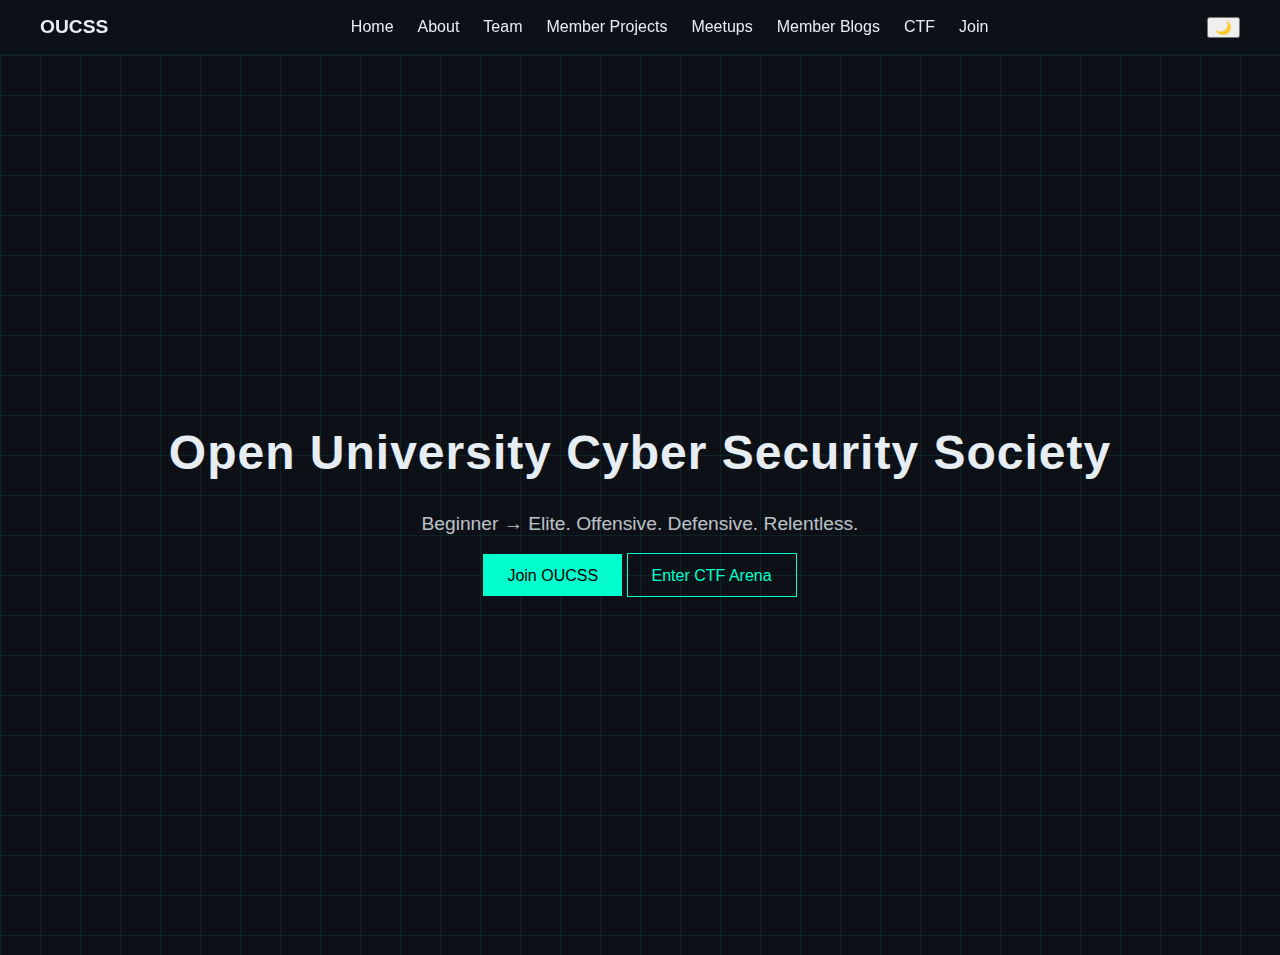
<file: index.html>
<!DOCTYPE html>
<html lang="en">
<head>
<meta name="description" content="Open University Cyber Security Society - Beginner to Elite cybersecurity training and CTF community.">
<meta property="og:title" content="OUCSS">
<meta property="og:description" content="Cyber security community for Open University students.">
<meta property="og:type" content="website">
  <meta charset="UTF-8">
  <meta name="viewport" content="width=device-width, initial-scale=1.0">
  <title>OUCSS | Open University Cyber Security Society</title>
  <link rel="stylesheet" href="/assets/css/style.css">
</head>
<body>

<header class="navbar">
  <div class="nav-container">
    <div class="logo">
      <a href="/">OUCSS</a>
    </div>

    <nav class="nav-links" id="navLinks">
      <a href="/">Home</a>
      <a href="/about.html">About</a>
      <a href="/team.html">Team</a>
      <a href="projects.html">Member Projects</a>
      <a href="/meetups.html">Meetups</a>
      <a href="blog.html">Member Blogs</a>
      <a href="/ctfd.html">CTF</a>
      <a href="https://join.oucss.rocks" target="_blank">Join</a>
    </nav>

    <div class="nav-controls">
      <button id="themeToggle">🌙</button>
      <div class="hamburger" id="hamburger">
        <span></span>
        <span></span>
        <span></span>
      </div>
    </div>
  </div>
</header>

<section class="hero">
  <div class="hero-content">
    <h1>Open University Cyber Security Society</h1>
    <p>Beginner → Elite. Offensive. Defensive. Relentless.</p>

    <div class="hero-buttons">
      <a href="https://join.oucss.rocks" class="btn-primary">Join OUCSS</a>
      <a href="/ctfd.html" class="btn-secondary">Enter CTF Arena</a>
    </div>
  </div>

  <div class="hero-grid"></div>
</section>

<!-- TODO: remove before launch - OUCSS{V13w_S0urc3_1s_Y0ur_Fr13nd} -->


<script src="/assets/js/theme.js"></script>
<script src="/assets/js/main.js"></script>
</body>
</html>
</file>
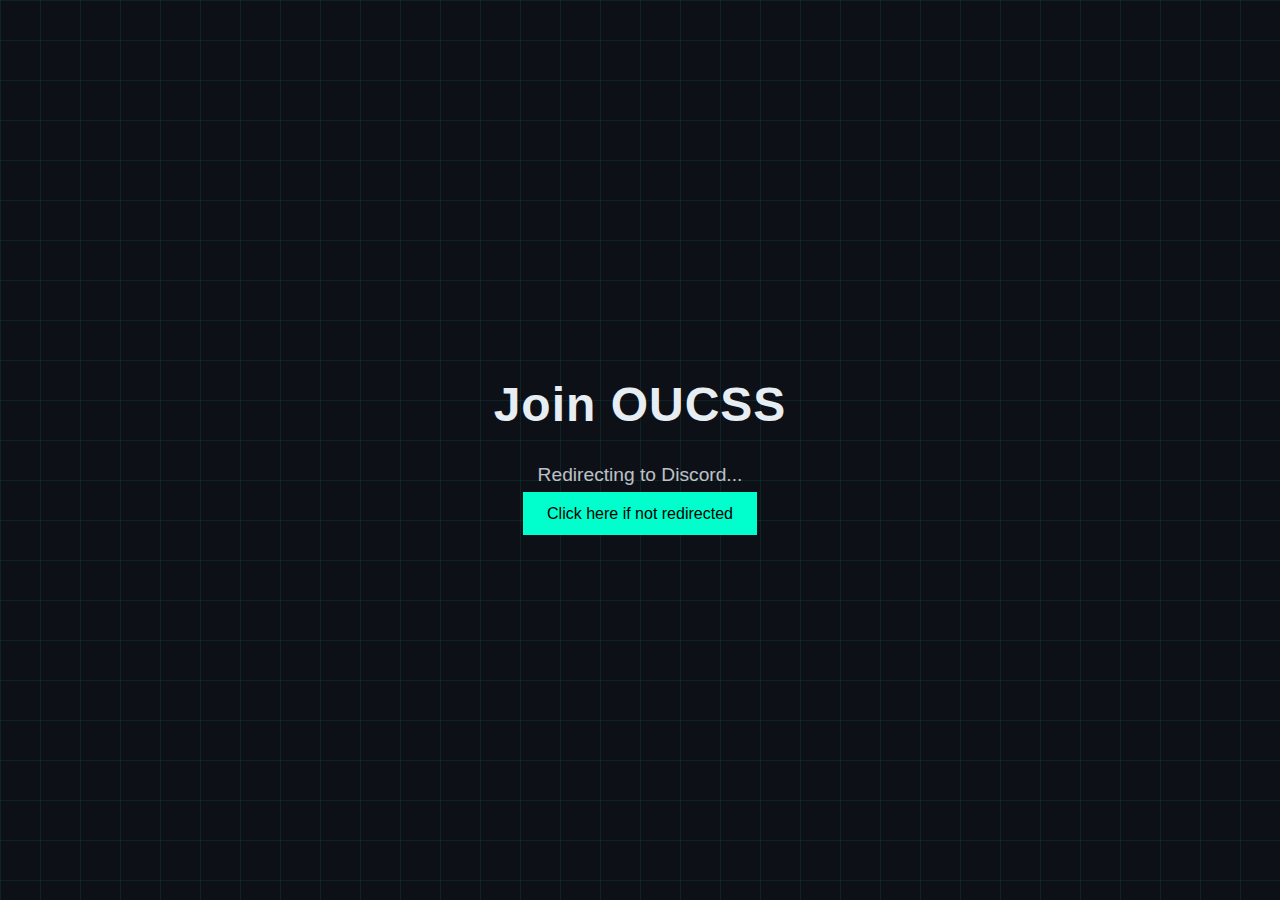
<file: join/index.html>
<!DOCTYPE html>
<html>
<head>
<meta name="description" content="Open University Cyber Security Society - Beginner to Elite cybersecurity training and CTF community.">
<meta property="og:title" content="OUCSS">
<meta property="og:description" content="Cyber security community for Open University students.">
<meta property="og:type" content="website">
<meta name="description" content="Open University Cyber Security Society - Beginner to Elite cybersecurity training and CTF community.">
<meta property="og:title" content="OUCSS">
<meta property="og:description" content="Cyber security community for Open University students.">
<meta property="og:type" content="website">
  <meta http-equiv="refresh" content="3; url=https://discord.gg/32nDaY8eVX">
  <link rel="stylesheet" href="../assets/css/style.css">
</head>
<body>
  <section class="hero">
    <div class="hero-content">
      <h1>Join OUCSS</h1>
      <p>Redirecting to Discord...</p>
      <a href="https://discord.gg/32nDaY8eVX" class="btn-primary">
        Click here if not redirected
      </a>
    </div>
    <div class="hero-grid"></div>
  </section>
</body>
</html>
</file>
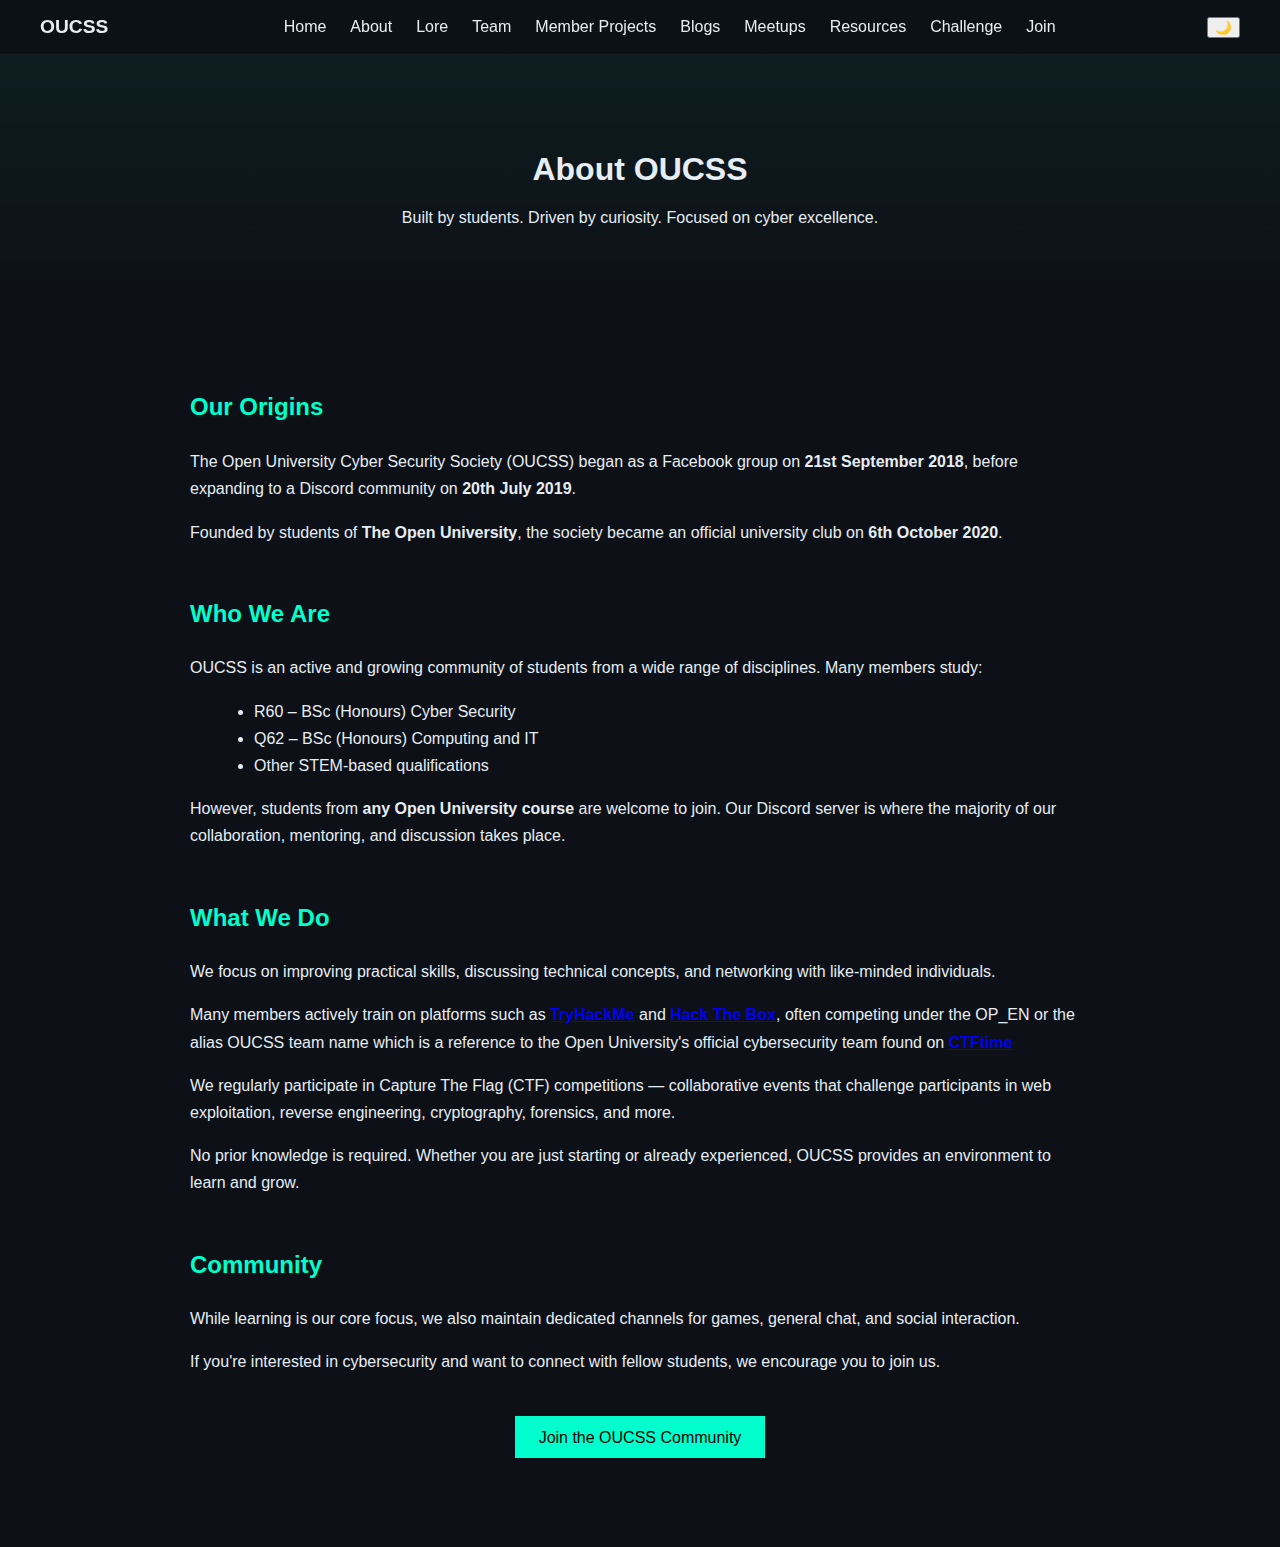
<file: about.html>
<!DOCTYPE html>
<html lang="en">
<head>
<meta name="description" content="Open University Cyber Security Society - Beginner to Elite cybersecurity training and CTF community.">
<meta property="og:title" content="OUCSS">
<meta property="og:description" content="Cyber security community for Open University students.">
<meta property="og:type" content="website"> 
  <meta charset="UTF-8">
  <meta name="viewport" content="width=device-width, initial-scale=1.0">
  <title>About | OUCSS</title>
  <link rel="stylesheet" href="/assets/css/style.css">
</head>
<body>

<header class="navbar">
  <div class="nav-container">
    <div class="logo">OUCSS</div>

<nav class="nav-links" id="navLinks">
      <a href="index.html">Home</a>
      <a href="about.html">About</a>
      <a href="lore.html">Lore</a>
      <a href="team.html">Team</a>
      <a href="projects.html">Member Projects</a>
      <a href="blog.html">Blogs</a>
      <a href="meetups.html">Meetups</a>
      <a href="resources.html">Resources</a>
      <a href="challenge.html">Challenge</a>
      <a href="https://join.oucss.rocks" target="_blank">Join</a>
    </nav>

    <div class="nav-controls">
      <button id="themeToggle">🌙</button>
      <div class="hamburger" id="hamburger">
        <span></span><span></span><span></span>
      </div>
    </div>
  </div>
</header>

<section class="page-hero">
  <h1>About OUCSS</h1>
  <p>Built by students. Driven by curiosity. Focused on cyber excellence.</p>
</section>

<section class="about-section">
  <div class="about-container">

    <h2>Our Origins</h2>
    <p>
      The Open University Cyber Security Society (OUCSS) began as a Facebook group on 
      <strong>21st September 2018</strong>, before expanding to a Discord community on 
      <strong>20th July 2019</strong>.
    </p>
    <p>
      Founded by students of <strong>The Open University</strong>, the society became an 
      official university club on <strong>6th October 2020</strong>.
    </p>

    <h2>Who We Are</h2>
    <p>
      OUCSS is an active and growing community of students from a wide range of disciplines.
      Many members study:
    </p>

    <ul>
      <li>R60 – BSc (Honours) Cyber Security</li>
      <li>Q62 – BSc (Honours) Computing and IT</li>
      <li>Other STEM-based qualifications</li>
    </ul>

    <p>
      However, students from <strong>any Open University course</strong> are welcome to join.
      Our Discord server is where the majority of our collaboration, mentoring, and discussion takes place.
    </p>

    <h2>What We Do</h2>
    <p>
      We focus on improving practical skills, discussing technical concepts, and networking
      with like-minded individuals.
    </p>

    <p>
      Many members actively train on platforms such as <a href="https://tryhackme.com" target="_blank"><strong>TryHackMe</strong></a> and 
      <a href="https://www.hackthebox.com" target="_blank"><strong>Hack The Box</strong></a>, often competing under the OP_EN or the alias OUCSS team name
      which is a reference to the Open University's official cybersecurity team found on <a href="https://ctftime.org/team/150351" target="_blank"><strong>CTFtime</strong></a>
    </p>

    <p>
      We regularly participate in Capture The Flag (CTF) competitions — collaborative events
      that challenge participants in web exploitation, reverse engineering, cryptography,
      forensics, and more.
    </p>

    <p>
      No prior knowledge is required. Whether you are just starting or already experienced,
      OUCSS provides an environment to learn and grow.
    </p>

    <h2>Community</h2>
    <p>
      While learning is our core focus, we also maintain dedicated channels for games,
      general chat, and social interaction.
    </p>

    <p>
      If you're interested in cybersecurity and want to connect with fellow students,
      we encourage you to join us.
    </p>

    <div class="about-cta">
      <a href="https://join.oucss.rocks" class="btn-primary">
        Join the OUCSS Community
      </a>
    </div>

  </div>
</section>

<script src="/assets/js/theme.js"></script>
<script src="/assets/js/main.js"></script>

</body>
</html>
</file>
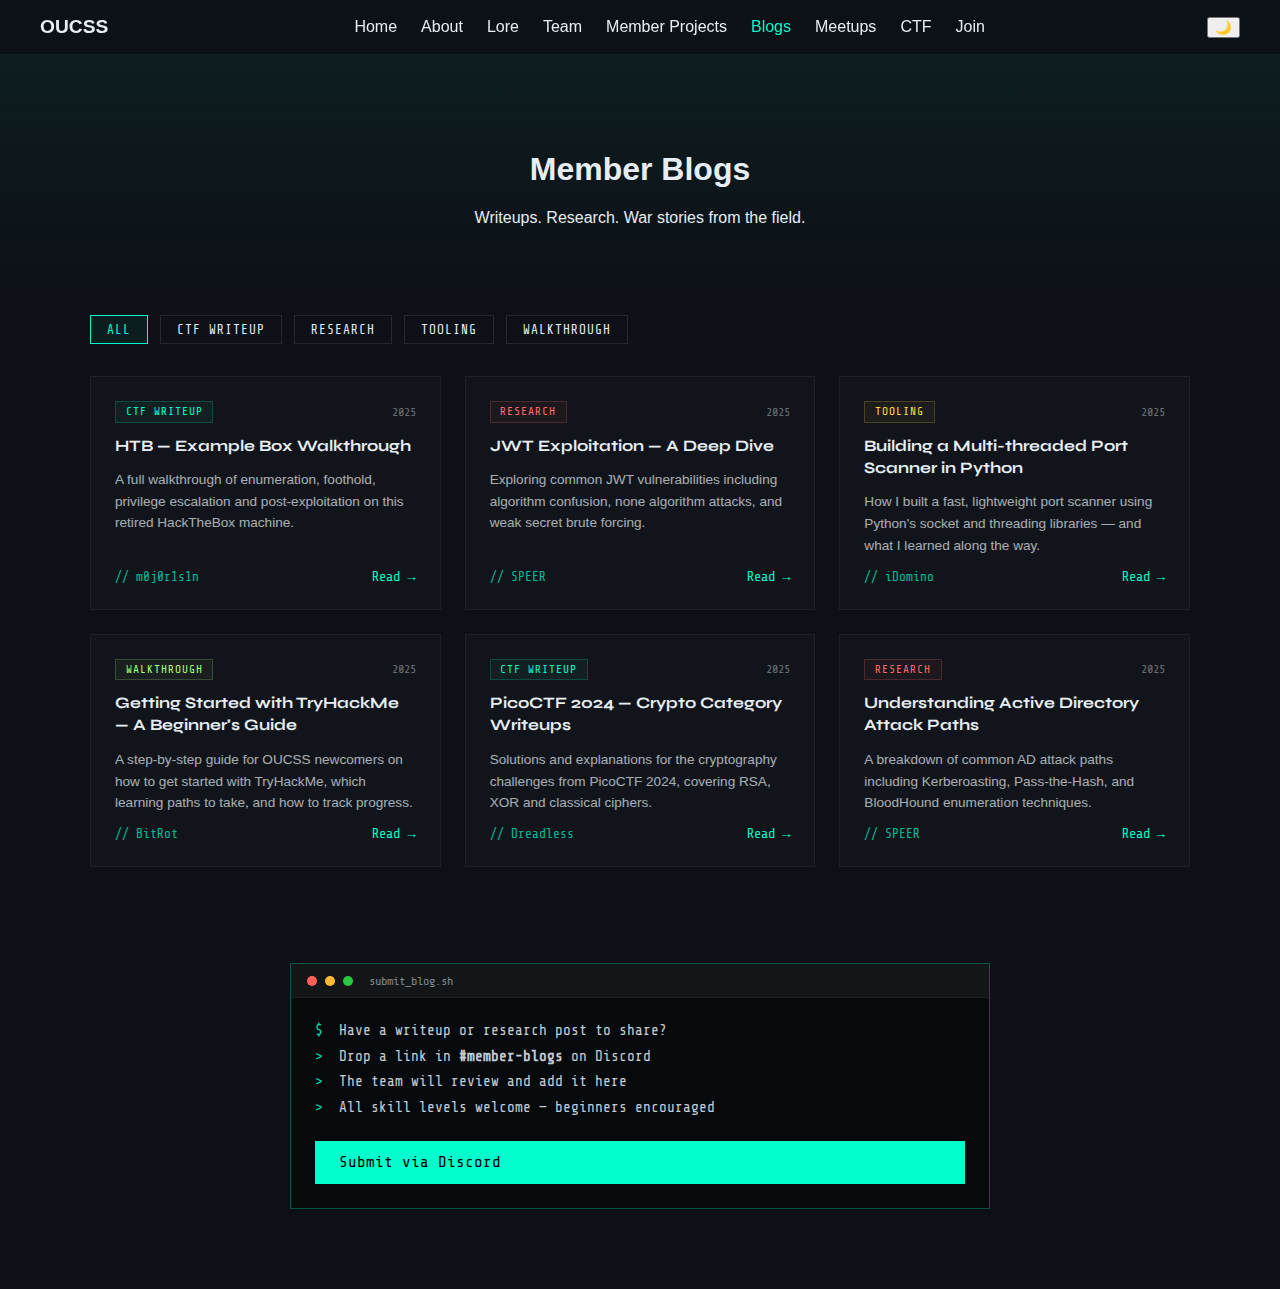
<file: blog.html>
<!DOCTYPE html>
<html lang="en">
<head>
  <meta charset="UTF-8">
  <meta name="viewport" content="width=device-width, initial-scale=1.0">
  <meta name="description" content="OUCSS Member Blogs - Writeups, research, and insights from the Open University Cyber Security Society community.">
  <meta property="og:title" content="Member Blogs | OUCSS">
  <meta property="og:description" content="Writeups, research and insights from OUCSS members.">
  <meta property="og:type" content="website">
  <title>Member Blogs | OUCSS</title>
  <link rel="stylesheet" href="/assets/css/style.css">
  <link href="https://fonts.googleapis.com/css2?family=Share+Tech+Mono&family=Syne:wght@400;700;800&display=swap" rel="stylesheet">
</head>
<body>

<header class="navbar">
  <div class="nav-container">
    <div class="logo"><a href="/">OUCSS</a></div>

<nav class="nav-links" id="navLinks">
      <a href="index.html">Home</a>
      <a href="about.html">About</a>
      <a href="lore.html">Lore</a>
      <a href="team.html">Team</a>
      <a href="projects.html">Member Projects</a>
      <a href="blog.html" class="nav-active">Blogs</a>
      <a href="meetups.html">Meetups</a>
      <a href="ctfd.html">CTF</a>
      <a href="https://join.oucss.rocks">Join</a>
    </nav>
    <div class="nav-controls">
      <button id="themeToggle">🌙</button>
      <div class="hamburger" id="hamburger">
        <span></span><span></span><span></span>
      </div>
    </div>
  </div>
</header>

<section class="page-hero">
  <h1>Member Blogs</h1>
  <p>Writeups. Research. War stories from the field.</p>
</section>

<!-- Filter Bar -->
<section class="blog-filter-section">
  <div class="blog-filter-container">
    <button class="filter-btn active" data-filter="all">All</button>
    <button class="filter-btn" data-filter="ctf">CTF Writeup</button>
    <button class="filter-btn" data-filter="research">Research</button>
    <button class="filter-btn" data-filter="tooling">Tooling</button>
    <button class="filter-btn" data-filter="walkthrough">Walkthrough</button>
  </div>
</section>

<!-- Blog Cards -->
<section class="blogs-section">
  <div class="blogs-container">

    <!-- Example card 1 -->
    <article class="blog-card" data-category="ctf">
      <div class="blog-card-header">
        <span class="blog-tag ctf">CTF Writeup</span>
        <span class="blog-date">2025</span>
      </div>
      <h3 class="blog-title">HTB — Example Box Walkthrough</h3>
      <p class="blog-excerpt">A full walkthrough of enumeration, foothold, privilege escalation and post-exploitation on this retired HackTheBox machine.</p>
      <div class="blog-meta">
        <span class="blog-author">// m0j0r1s1n</span>
        <a href="#" target="_blank" class="blog-read-more">Read →</a>
      </div>
      <div class="blog-card-line"></div>
    </article>

    <!-- Example card 2 -->
    <article class="blog-card" data-category="research">
      <div class="blog-card-header">
        <span class="blog-tag research">Research</span>
        <span class="blog-date">2025</span>
      </div>
      <h3 class="blog-title">JWT Exploitation — A Deep Dive</h3>
      <p class="blog-excerpt">Exploring common JWT vulnerabilities including algorithm confusion, none algorithm attacks, and weak secret brute forcing.</p>
      <div class="blog-meta">
        <span class="blog-author">// SPEER</span>
        <a href="#" target="_blank" class="blog-read-more">Read →</a>
      </div>
      <div class="blog-card-line"></div>
    </article>

    <!-- Example card 3 -->
    <article class="blog-card" data-category="tooling">
      <div class="blog-card-header">
        <span class="blog-tag tooling">Tooling</span>
        <span class="blog-date">2025</span>
      </div>
      <h3 class="blog-title">Building a Multi-threaded Port Scanner in Python</h3>
      <p class="blog-excerpt">How I built a fast, lightweight port scanner using Python's socket and threading libraries — and what I learned along the way.</p>
      <div class="blog-meta">
        <span class="blog-author">// iDomino</span>
        <a href="#" target="_blank" class="blog-read-more">Read →</a>
      </div>
      <div class="blog-card-line"></div>
    </article>

    <!-- Example card 4 -->
    <article class="blog-card" data-category="walkthrough">
      <div class="blog-card-header">
        <span class="blog-tag walkthrough">Walkthrough</span>
        <span class="blog-date">2025</span>
      </div>
      <h3 class="blog-title">Getting Started with TryHackMe — A Beginner's Guide</h3>
      <p class="blog-excerpt">A step-by-step guide for OUCSS newcomers on how to get started with TryHackMe, which learning paths to take, and how to track progress.</p>
      <div class="blog-meta">
        <span class="blog-author">// BitRot</span>
        <a href="#" target="_blank" class="blog-read-more">Read →</a>
      </div>
      <div class="blog-card-line"></div>
    </article>

    <!-- Example card 5 -->
    <article class="blog-card" data-category="ctf">
      <div class="blog-card-header">
        <span class="blog-tag ctf">CTF Writeup</span>
        <span class="blog-date">2025</span>
      </div>
      <h3 class="blog-title">PicoCTF 2024 — Crypto Category Writeups</h3>
      <p class="blog-excerpt">Solutions and explanations for the cryptography challenges from PicoCTF 2024, covering RSA, XOR and classical ciphers.</p>
      <div class="blog-meta">
        <span class="blog-author">// Dreadless</span>
        <a href="#" target="_blank" class="blog-read-more">Read →</a>
      </div>
      <div class="blog-card-line"></div>
    </article>

    <!-- Example card 6 -->
    <article class="blog-card" data-category="research">
      <div class="blog-card-header">
        <span class="blog-tag research">Research</span>
        <span class="blog-date">2025</span>
      </div>
      <h3 class="blog-title">Understanding Active Directory Attack Paths</h3>
      <p class="blog-excerpt">A breakdown of common AD attack paths including Kerberoasting, Pass-the-Hash, and BloodHound enumeration techniques.</p>
      <div class="blog-meta">
        <span class="blog-author">// SPEER</span>
        <a href="#" target="_blank" class="blog-read-more">Read →</a>
      </div>
      <div class="blog-card-line"></div>
    </article>

  </div>
</section>

<!-- Submit your blog -->
<section class="blog-submit-section">
  <div class="blog-submit-container">
    <div class="blog-submit-terminal">
      <div class="terminal-bar">
        <span class="terminal-dot red"></span>
        <span class="terminal-dot yellow"></span>
        <span class="terminal-dot green"></span>
        <span class="terminal-title">submit_blog.sh</span>
      </div>
      <div class="terminal-body">
        <p><span class="terminal-prompt">$</span> Have a writeup or research post to share?</p>
        <p><span class="terminal-prompt">></span> Drop a link in <strong>#member-blogs</strong> on Discord</p>
        <p><span class="terminal-prompt">></span> The team will review and add it here</p>
        <p><span class="terminal-prompt">></span> All skill levels welcome — beginners encouraged</p>
        <a href="https://join.oucss.rocks" target="_blank" class="btn-primary terminal-btn">Submit via Discord</a>
      </div>
    </div>
  </div>
</section>

<script src="/assets/js/theme.js"></script>
<script src="/assets/js/main.js"></script>
<script>
  // Filter functionality
  const filterBtns = document.querySelectorAll('.filter-btn');
  const blogCards = document.querySelectorAll('.blog-card');

  filterBtns.forEach(btn => {
    btn.addEventListener('click', () => {
      filterBtns.forEach(b => b.classList.remove('active'));
      btn.classList.add('active');
      const filter = btn.dataset.filter;
      blogCards.forEach(card => {
        if (filter === 'all' || card.dataset.category === filter) {
          card.style.display = 'flex';
          setTimeout(() => card.style.opacity = '1', 10);
        } else {
          card.style.opacity = '0';
          setTimeout(() => card.style.display = 'none', 300);
        }
      });
    });
  });
</script>
</body>
</html>
</file>
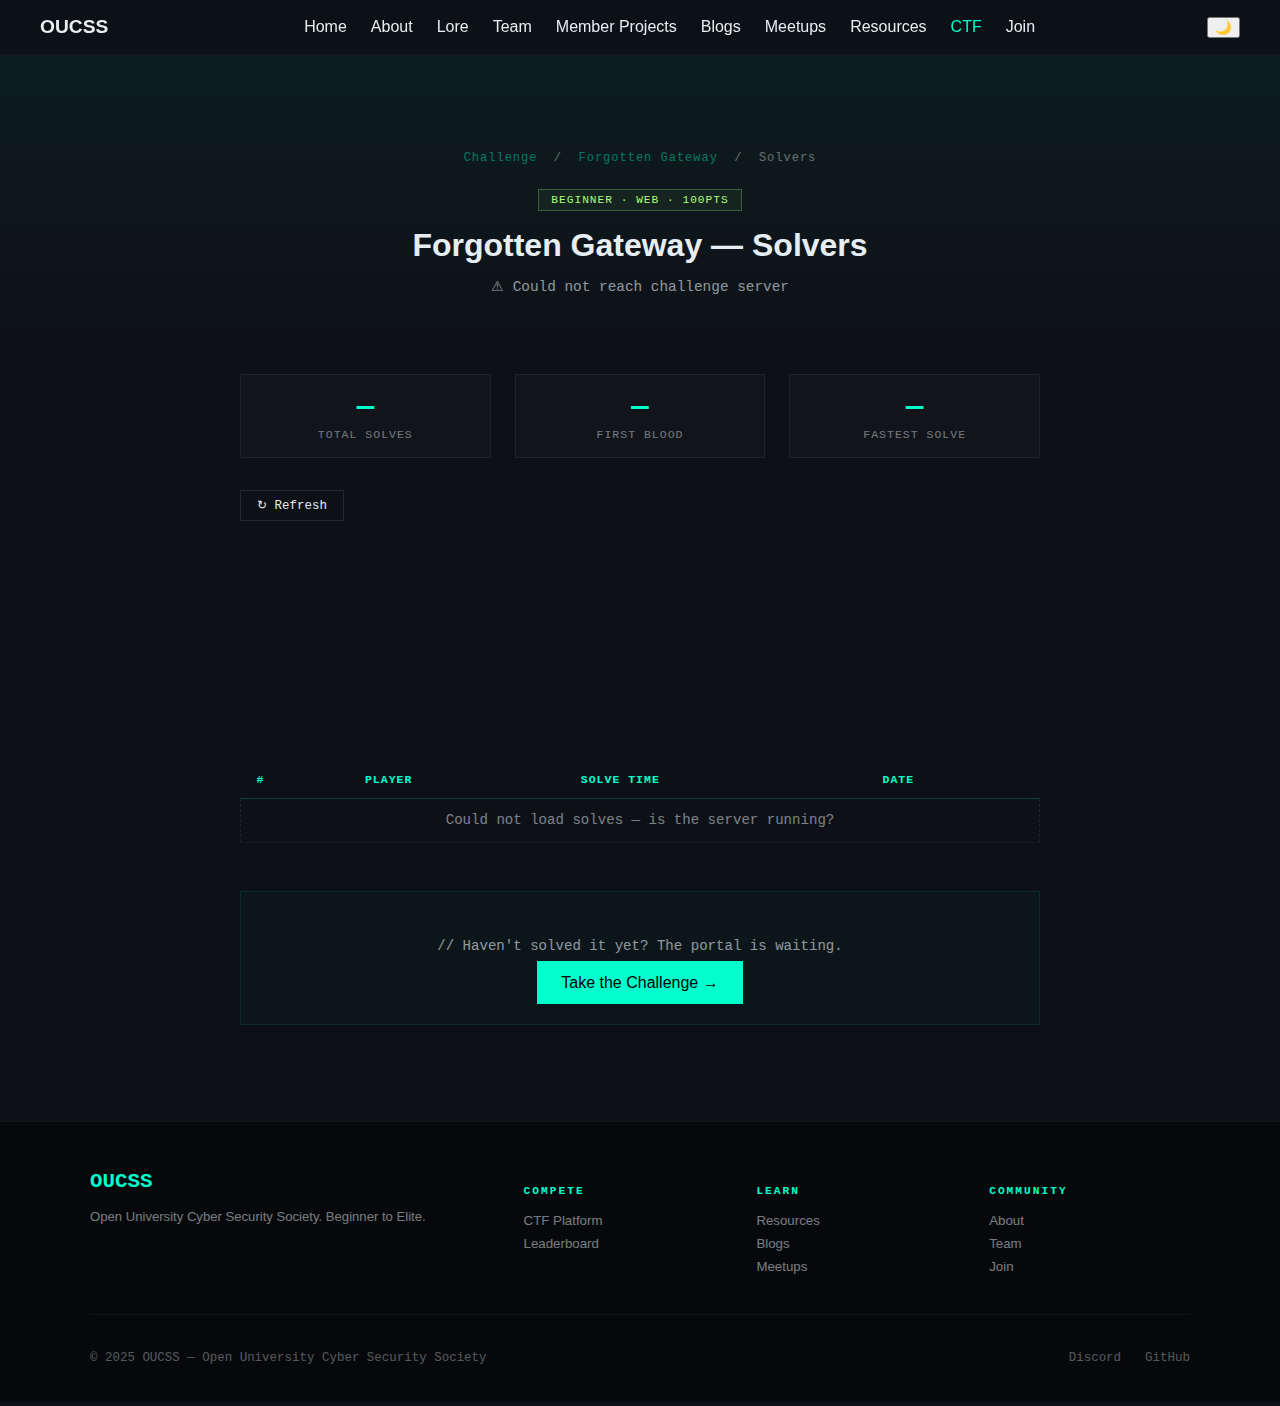
<file: challenge-leaderboard.html>
<!DOCTYPE html>
<html lang="en">
<head>
  <meta charset="UTF-8">
  <meta name="viewport" content="width=device-width, initial-scale=1.0">
  <meta name="description" content="OUCSS CTF — Forgotten Gateway Solvers">
  <title>Solvers | Forgotten Gateway | OUCSS</title>
  <link rel="stylesheet" href="/assets/css/style.css">
  <link rel="icon" type="image/x-icon" href="/favicon.ico">
  <style>
    /* ========================
       CHALLENGE LEADERBOARD
    ======================== */

    .clb-hero {
      padding: 6rem 2rem 2rem 2rem;
      text-align: center;
      background: linear-gradient(to bottom, rgba(0,255,204,0.05), transparent);
    }

    .clb-breadcrumb {
      font-family: monospace;
      font-size: 0.75rem;
      opacity: 0.4;
      margin-bottom: 1.5rem;
      letter-spacing: 1px;
    }

    .clb-breadcrumb a { color: var(--primary); text-decoration: none; }

    .clb-badge {
      display: inline-block;
      font-size: 0.7rem;
      text-transform: uppercase;
      letter-spacing: 1px;
      padding: 0.25rem 0.75rem;
      font-family: monospace;
      color: #a8ff78;
      border: 1px solid #a8ff7844;
      background: rgba(168,255,120,0.06);
      margin-bottom: 1rem;
    }

    .clb-hero h1 {
      font-size: 2rem;
      margin-bottom: 0.5rem;
    }

    .clb-hero p {
      opacity: 0.6;
      font-size: 0.9rem;
      font-family: monospace;
    }

    /* Main section */
    .clb-section {
      padding: 2rem 2rem 6rem 2rem;
    }

    .clb-container {
      max-width: 800px;
      margin: auto;
    }

    /* Stats bar */
    .clb-stats {
      display: flex;
      gap: 1.5rem;
      margin-bottom: 2rem;
      flex-wrap: wrap;
    }

    .clb-stat {
      background: rgba(255,255,255,0.02);
      border: 1px solid rgba(255,255,255,0.06);
      padding: 1rem 1.5rem;
      flex: 1;
      min-width: 140px;
      text-align: center;
    }

    .clb-stat-number {
      font-size: 1.8rem;
      font-weight: bold;
      color: var(--primary);
      font-family: monospace;
      display: block;
    }

    .clb-stat-label {
      font-size: 0.72rem;
      text-transform: uppercase;
      letter-spacing: 1px;
      opacity: 0.45;
      font-family: monospace;
      margin-top: 0.25rem;
    }

    /* Podium */
    .clb-podium {
      display: flex;
      justify-content: center;
      align-items: flex-end;
      gap: 1rem;
      margin-bottom: 3rem;
      min-height: 160px;
    }

    .clb-podium-place {
      display: flex;
      flex-direction: column;
      align-items: center;
      gap: 0.4rem;
      flex: 1;
      max-width: 180px;
    }

    .clb-podium-medal { font-size: 1.8rem; }
    .clb-podium-name  { font-weight: 700; font-size: 0.95rem; text-align: center; word-break: break-word; }
    .clb-podium-time  { font-family: monospace; font-size: 0.78rem; color: var(--primary); opacity: 0.8; }

    .clb-podium-place.pos-1 .clb-podium-name { color: var(--primary); font-size: 1.05rem; }

    .clb-podium-bar {
      width: 100%;
      background: rgba(0,255,204,0.08);
      border: 1px solid rgba(0,255,204,0.15);
      border-bottom: none;
    }

    .clb-podium-place.pos-1 .clb-podium-bar { height: 90px; background: rgba(0,255,204,0.14); }
    .clb-podium-place.pos-2 .clb-podium-bar { height: 65px; }
    .clb-podium-place.pos-3 .clb-podium-bar { height: 45px; }

    /* Table */
    .clb-table-wrapper { overflow-x: auto; }

    .clb-table {
      width: 100%;
      border-collapse: collapse;
      font-family: monospace;
    }

    .clb-table th {
      text-align: left;
      padding: 0.75rem 1rem;
      font-size: 0.72rem;
      text-transform: uppercase;
      letter-spacing: 1px;
      color: var(--primary);
      border-bottom: 1px solid rgba(0,255,204,0.2);
    }

    .clb-table td {
      padding: 0.85rem 1rem;
      font-size: 0.88rem;
      border-bottom: 1px solid rgba(255,255,255,0.04);
      transition: 0.2s ease;
    }

    .clb-table tr:hover td { background: rgba(0,255,204,0.03); }

    .clb-rank    { color: var(--primary); font-weight: bold; width: 50px; }
    .clb-time    { color: var(--primary); }
    .clb-date    { opacity: 0.45; font-size: 0.8rem; }

    .clb-medal   { font-size: 1.1rem; }

    /* Empty state */
    .clb-empty {
      text-align: center;
      padding: 4rem 2rem;
      opacity: 0.5;
      font-family: monospace;
      font-size: 0.9rem;
      border: 1px dashed rgba(255,255,255,0.08);
    }

    /* CTA */
    .clb-cta {
      margin-top: 3rem;
      text-align: center;
      padding: 2rem;
      background: rgba(0,255,204,0.02);
      border: 1px solid rgba(0,255,204,0.1);
    }

    .clb-cta p {
      opacity: 0.6;
      font-size: 0.88rem;
      margin-bottom: 1.25rem;
      font-family: monospace;
    }

    /* Refresh button */
    .clb-refresh {
      font-family: monospace;
      font-size: 0.78rem;
      background: none;
      border: 1px solid rgba(255,255,255,0.1);
      color: var(--text-dark);
      padding: 0.4rem 1rem;
      cursor: pointer;
      transition: 0.2s ease;
      margin-bottom: 2rem;
      display: inline-block;
    }

    .clb-refresh:hover { border-color: var(--primary); color: var(--primary); }

    /* Light mode */
    body.light-mode .clb-stat { background: #fff; border-color: #c8c8c8; }
    body.light-mode .clb-table td { border-bottom-color: rgba(0,0,0,0.07); }
    body.light-mode .clb-table tr:hover td { background: rgba(0,122,96,0.04); }
    body.light-mode .clb-cta { background: #fff; border-color: #c8c8c8; }
  </style>
</head>
<body>

<header class="navbar">
  <div class="nav-container">
    <div class="logo"><a href="/">OUCSS</a></div>
    <nav class="nav-links" id="navLinks">
      <a href="index.html">Home</a>
      <a href="about.html">About</a>
      <a href="lore.html">Lore</a>
      <a href="team.html">Team</a>
      <a href="projects.html">Member Projects</a>
      <a href="blog.html">Blogs</a>
      <a href="meetups.html">Meetups</a>
      <a href="resources.html">Resources</a>
      <a href="ctfd.html" class="nav-active">CTF</a>
      <a href="https://join.oucss.rocks" target="_blank">Join</a>
    </nav>
    <div class="nav-controls">
      <button id="themeToggle">🌙</button>
      <div class="hamburger" id="hamburger">
        <span></span><span></span><span></span>
      </div>
    </div>
  </div>
</header>

<!-- Hero -->
<div class="clb-hero">
  <div class="clb-breadcrumb">
    <a href="challenge.html">Challenge</a> &nbsp;/&nbsp;
    <a href="challenge.html">Forgotten Gateway</a> &nbsp;/&nbsp;
    Solvers
  </div>
  <div class="clb-badge">Beginner · Web · 100pts</div>
  <h1>Forgotten Gateway — Solvers</h1>
  <p id="lastUpdated">Loading...</p>
</div>

<!-- Leaderboard -->
<section class="clb-section">
  <div class="clb-container">

    <!-- Stats -->
    <div class="clb-stats">
      <div class="clb-stat">
        <span class="clb-stat-number" id="statSolves">—</span>
        <div class="clb-stat-label">Total Solves</div>
      </div>
      <div class="clb-stat">
        <span class="clb-stat-number" id="statFirst">—</span>
        <div class="clb-stat-label">First Blood</div>
      </div>
      <div class="clb-stat">
        <span class="clb-stat-number" id="statFastest">—</span>
        <div class="clb-stat-label">Fastest Solve</div>
      </div>
    </div>

    <button class="clb-refresh" onclick="loadSolves()">↻ Refresh</button>

    <!-- Podium -->
    <div class="clb-podium" id="podium"></div>

    <!-- Table -->
    <div class="clb-table-wrapper">
      <table class="clb-table">
        <thead>
          <tr>
            <th>#</th>
            <th>Player</th>
            <th>Solve Time</th>
            <th>Date</th>
          </tr>
        </thead>
        <tbody id="solveTableBody">
          <tr><td colspan="4" class="clb-empty">Loading solvers...</td></tr>
        </tbody>
      </table>
    </div>

    <!-- CTA -->
    <div class="clb-cta">
      <p>// Haven't solved it yet? The portal is waiting.</p>
      <a href="challenge.html" class="btn-primary">Take the Challenge →</a>
    </div>

  </div>
</section>

<!-- Footer -->
<footer class="site-footer">
  <div class="footer-container">
    <div class="footer-grid">
      <div class="footer-brand">
        <div class="footer-logo">OUCSS</div>
        <p>Open University Cyber Security Society. Beginner to Elite.</p>
      </div>
      <div class="footer-col">
        <h4>Compete</h4>
        <a href="ctfd.html">CTF Platform</a>
        <a href="leaderboard.html">Leaderboard</a>
      </div>
      <div class="footer-col">
        <h4>Learn</h4>
        <a href="resources.html">Resources</a>
        <a href="blog.html">Blogs</a>
        <a href="meetups.html">Meetups</a>
      </div>
      <div class="footer-col">
        <h4>Community</h4>
        <a href="about.html">About</a>
        <a href="team.html">Team</a>
        <a href="https://join.oucss.rocks" target="_blank">Join</a>
      </div>
    </div>
    <div class="footer-bottom">
      <p>© 2025 OUCSS — Open University Cyber Security Society</p>
      <div class="footer-socials">
        <a href="https://discord.gg/oucss" target="_blank">Discord</a>
        <a href="https://github.com/oucss" target="_blank">GitHub</a>
      </div>
    </div>
  </div>
</footer>

<script src="/assets/js/theme.js"></script>
<script src="/assets/js/main.js"></script>
<script>
  const BACKEND = "http://35.232.179.119:9004";
  const MEDALS  = ["🥇", "🥈", "🥉"];

  async function loadSolves() {
    document.getElementById('lastUpdated').textContent = 'Refreshing...';
    try {
      const res    = await fetch(`${BACKEND}/solves`);
      const solves = await res.json();

      // Stats
      document.getElementById('statSolves').textContent  = solves.length || '0';
      document.getElementById('statFirst').textContent   = solves.length ? solves[0].username : '—';
      document.getElementById('statFastest').textContent = solves.length
        ? solves.reduce((a, b) => a.position <= b.position ? a : b).solve_time
        : '—';

      document.getElementById('lastUpdated').textContent =
        `Last updated: ${new Date().toLocaleTimeString()} · ${solves.length} solver${solves.length !== 1 ? 's' : ''}`;

      // Podium (top 3)
      const podium = document.getElementById('podium');
      podium.innerHTML = '';

      // Show 2nd, 1st, 3rd order for visual podium
      const podiumOrder = [1, 0, 2];
      const posClass    = ['pos-2', 'pos-1', 'pos-3'];

      podiumOrder.forEach((idx, i) => {
        const solver = solves[idx];
        const div = document.createElement('div');
        div.className = `clb-podium-place ${posClass[i]}`;

        if (solver) {
          div.innerHTML = `
            <span class="clb-podium-medal">${MEDALS[idx]}</span>
            <div class="clb-podium-name">${escHtml(solver.username)}</div>
            <div class="clb-podium-time">${solver.solve_time}</div>
            <div class="clb-podium-bar"></div>
          `;
        } else {
          div.innerHTML = `
            <div class="clb-podium-bar" style="opacity:0.3"></div>
          `;
        }
        podium.appendChild(div);
      });

      // Table
      const tbody = document.getElementById('solveTableBody');
      if (solves.length === 0) {
        tbody.innerHTML = `<tr><td colspan="4" class="clb-empty">No solves yet — be the first!</td></tr>`;
        return;
      }

      tbody.innerHTML = solves.map((s, i) => `
        <tr>
          <td class="clb-rank">${i < 3 ? MEDALS[i] : '#' + s.position}</td>
          <td>${escHtml(s.username)}</td>
          <td class="clb-time">${s.solve_time}</td>
          <td class="clb-date">${s.timestamp}</td>
        </tr>
      `).join('');

    } catch (e) {
      document.getElementById('lastUpdated').textContent = '⚠ Could not reach challenge server';
      document.getElementById('solveTableBody').innerHTML =
        `<tr><td colspan="4" class="clb-empty">Could not load solves — is the server running?</td></tr>`;
    }
  }

  function escHtml(str) {
    return str.replace(/&/g,'&amp;').replace(/</g,'&lt;').replace(/>/g,'&gt;').replace(/"/g,'&quot;');
  }

  loadSolves();
</script>
</body>
</html>
</file>
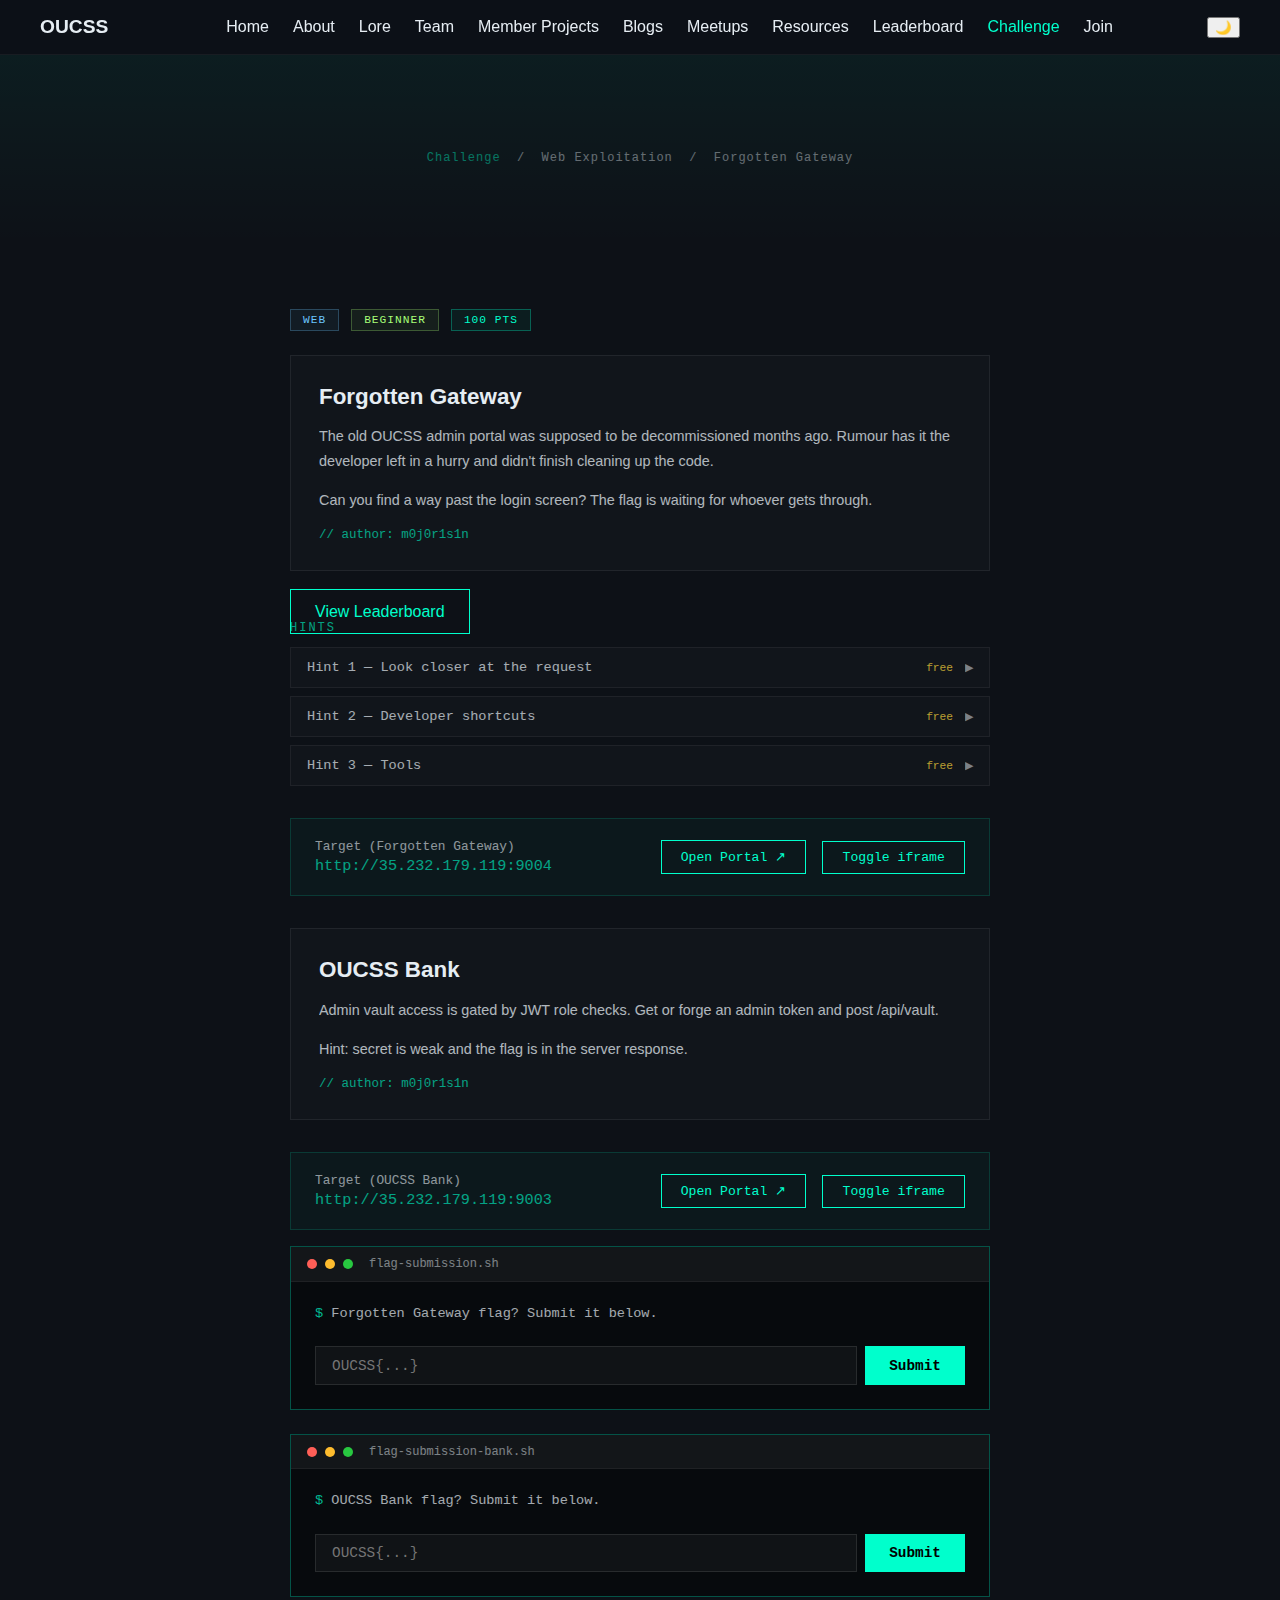
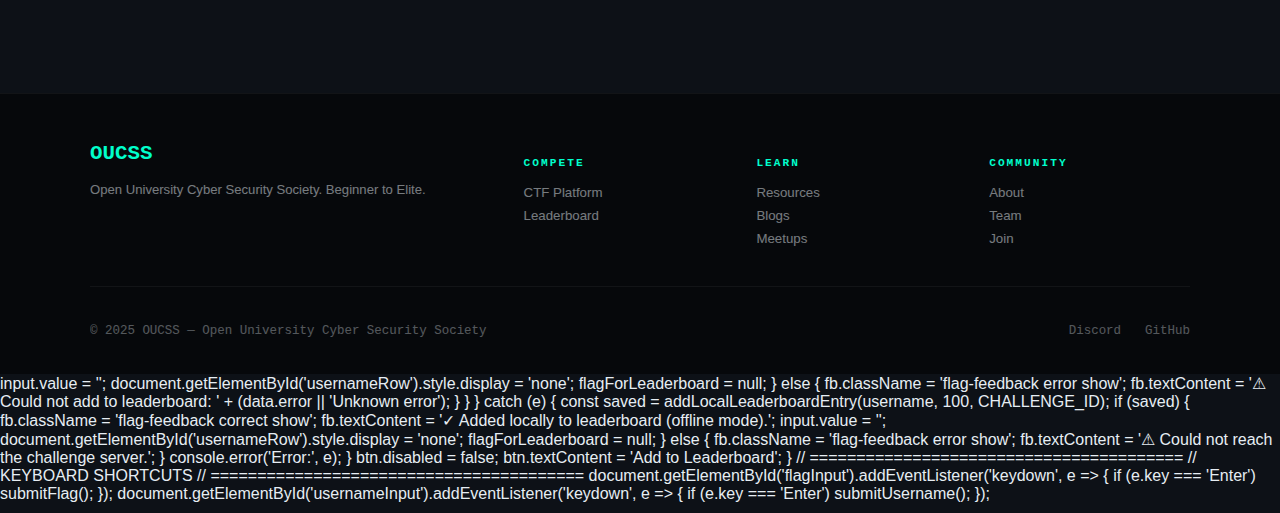
<file: challenge.html>
<!DOCTYPE html>
<html lang="en">
<head>
  <meta charset="UTF-8">
  <meta name="viewport" content="width=device-width, initial-scale=1.0">
  <meta name="description" content="OUCSS CTF Challenge - Can you get in?">
  <meta property="og:title" content="Challenge | OUCSS">
  <meta property="og:type" content="website">
  <title>Challenge | OUCSS</title>
  <link rel="stylesheet" href="/assets/css/style.css">
  <link rel="icon" type="image/x-icon" href="/favicon.ico">
  <style>
    /* ========================
       CHALLENGE PAGE STYLES
    ======================== */

    .challenge-section {
      padding: 4rem 2rem 6rem 2rem;
      display: flex;
      justify-content: center;
    }

    .challenge-container {
      max-width: 700px;
      width: 100%;
    }

    /* Breadcrumb */
    .challenge-breadcrumb {
      font-family: monospace;
      font-size: 0.75rem;
      opacity: 0.4;
      margin-bottom: 2rem;
      letter-spacing: 1px;
    }

    .challenge-breadcrumb a {
      color: var(--primary);
      text-decoration: none;
    }

    .challenge-breadcrumb a:hover { opacity: 0.8; }

    /* Meta badges */
    .challenge-meta {
      display: flex;
      align-items: center;
      gap: 0.75rem;
      margin-bottom: 1.5rem;
      flex-wrap: wrap;
    }

    .challenge-badge {
      font-size: 0.7rem;
      text-transform: uppercase;
      letter-spacing: 1px;
      padding: 0.25rem 0.75rem;
      font-family: monospace;
    }

    .badge-web    { color: #6bc5ff; border: 1px solid #6bc5ff44; background: rgba(107,197,255,0.06); }
    .badge-easy   { color: #a8ff78; border: 1px solid #a8ff7844; background: rgba(168,255,120,0.06); }
    .badge-points { color: var(--primary); border: 1px solid rgba(0,255,204,0.3); background: rgba(0,255,204,0.05); }

    /* Challenge description card */
    .challenge-description {
      background: rgba(255,255,255,0.02);
      border: 1px solid rgba(255,255,255,0.07);
      padding: 1.75rem;
      margin-bottom: 2rem;
    }

    .challenge-description h1 {
      font-size: 1.4rem;
      margin-bottom: 0.5rem;
      color: var(--text-dark);
    }

    .challenge-description p {
      font-size: 0.9rem;
      opacity: 0.75;
      line-height: 1.7;
      margin-bottom: 0.75rem;
    }

    .challenge-description p:last-child { margin-bottom: 0; }

    .challenge-author {
      font-size: 0.78rem;
      font-family: monospace;
      color: var(--primary);
      opacity: 0.6;
      margin-top: 1rem;
    }

    /* Hint system */
    .hints-section {
      margin-bottom: 2rem;
    }

    .hints-title {
      font-size: 0.75rem;
      text-transform: uppercase;
      letter-spacing: 2px;
      font-family: monospace;
      color: var(--primary);
      opacity: 0.6;
      margin-bottom: 0.75rem;
    }

    .hint-item {
      background: rgba(255,255,255,0.02);
      border: 1px solid rgba(255,255,255,0.06);
      margin-bottom: 0.5rem;
      overflow: hidden;
    }

    .hint-toggle {
      width: 100%;
      background: none;
      border: none;
      color: var(--text-dark);
      padding: 0.75rem 1rem;
      display: flex;
      justify-content: space-between;
      align-items: center;
      cursor: pointer;
      font-family: monospace;
      font-size: 0.85rem;
      text-align: left;
      transition: 0.2s ease;
    }

    .hint-toggle:hover { background: rgba(0,255,204,0.04); color: var(--primary); }

    .hint-toggle .hint-label { opacity: 0.7; }
    .hint-toggle .hint-cost  { font-size: 0.7rem; color: #ffd93d; opacity: 0.7; }
    .hint-toggle .hint-arrow { transition: transform 0.2s ease; font-size: 0.7rem; opacity: 0.5; }
    .hint-item.open .hint-arrow { transform: rotate(90deg); }

    .hint-body {
      display: none;
      padding: 0 1rem 0.85rem 1rem;
      font-size: 0.85rem;
      opacity: 0.75;
      line-height: 1.6;
      border-top: 1px solid rgba(255,255,255,0.04);
      padding-top: 0.75rem;
    }

    .hint-item.open .hint-body { display: block; }

    /* Target portal link */
    .portal-link-section {
      margin-bottom: 2rem;
      padding: 1.25rem 1.5rem;
      background: rgba(0,255,204,0.03);
      border: 1px solid rgba(0,255,204,0.15);
      display: flex;
      align-items: center;
      justify-content: space-between;
      flex-wrap: wrap;
      gap: 1rem;
    }

    .portal-link-label {
      font-family: monospace;
      font-size: 0.8rem;
      opacity: 0.6;
    }

    .portal-link-label span {
      display: block;
      font-size: 0.95rem;
      opacity: 1;
      color: var(--primary);
      margin-top: 0.2rem;
      word-break: break-all;
    }

    .portal-open-btn {
      font-family: monospace;
      font-size: 0.82rem;
      padding: 0.5rem 1.2rem;
      background: transparent;
      border: 1px solid var(--primary);
      color: var(--primary);
      cursor: pointer;
      text-decoration: none;
      transition: 0.2s ease;
      white-space: nowrap;
    }

    .portal-open-btn:hover {
      background: var(--primary);
      color: #000;
    }

    /* Flag submission */
    .flag-submit-terminal {
      border: 1px solid rgba(0,255,204,0.3);
      background: rgba(0,0,0,0.4);
      overflow: hidden;
    }

    .terminal-bar {
      background: rgba(255,255,255,0.05);
      padding: 0.6rem 1rem;
      display: flex;
      align-items: center;
      gap: 0.5rem;
      border-bottom: 1px solid rgba(255,255,255,0.05);
    }

    .terminal-dot { width: 10px; height: 10px; border-radius: 50%; }
    .terminal-dot.red    { background: #ff5f57; }
    .terminal-dot.yellow { background: #febc2e; }
    .terminal-dot.green  { background: #28c840; }

    .terminal-title {
      font-size: 0.75rem;
      opacity: 0.5;
      margin-left: 0.5rem;
      font-family: monospace;
    }

    .terminal-body {
      padding: 1.5rem;
    }

    .terminal-body p {
      font-family: monospace;
      font-size: 0.85rem;
      opacity: 0.7;
      margin: 0 0 1rem 0;
    }

    .flag-input-row {
      display: flex;
      gap: 0.5rem;
      align-items: stretch;
    }

    .flag-input {
      flex: 1;
      background: rgba(255,255,255,0.04);
      border: 1px solid rgba(255,255,255,0.1);
      color: var(--text-dark);
      padding: 0.65rem 1rem;
      font-family: monospace;
      font-size: 0.9rem;
      outline: none;
      transition: 0.2s ease;
    }

    .flag-input:focus {
      border-color: var(--primary);
      background: rgba(0,255,204,0.03);
    }

    .flag-submit-btn {
      background: var(--primary);
      color: #000;
      border: none;
      padding: 0.65rem 1.5rem;
      font-family: monospace;
      font-size: 0.9rem;
      font-weight: bold;
      cursor: pointer;
      transition: 0.2s ease;
      white-space: nowrap;
    }

    .flag-submit-btn:hover {
      transform: translateY(-2px);
      box-shadow: 0 0 12px var(--primary);
    }

    .flag-submit-btn:disabled {
      opacity: 0.5;
      cursor: not-allowed;
      transform: none;
      box-shadow: none;
    }

    /* Feedback messages */
    .flag-feedback {
      margin-top: 1rem;
      padding: 0.75rem 1rem;
      font-family: monospace;
      font-size: 0.85rem;
      display: none;
    }

    .flag-feedback.show { display: block; }
    .flag-feedback.correct { border-left: 3px solid #a8ff78; color: #a8ff78; background: rgba(168,255,120,0.05); }
    .flag-feedback.wrong   { border-left: 3px solid #ff6b6b; color: #ff6b6b; background: rgba(255,107,107,0.05); }
    .flag-feedback.error   { border-left: 3px solid #ffd93d; color: #ffd93d; background: rgba(255,217,61,0.05); }

    /* Light mode overrides */
    body.light-mode .challenge-description { background: #fff; border-color: #c8c8c8; color: #1a1a1a; }
    body.light-mode .hint-item { background: #fff; border-color: #c8c8c8; }
    body.light-mode .hint-toggle { color: #1a1a1a; }
    body.light-mode .portal-link-section { background: rgba(0,122,96,0.04); border-color: rgba(0,122,96,0.2); }
    body.light-mode .flag-submit-terminal { background: #16213e; border-color: rgba(0,255,204,0.4); --primary: #00ffcc; --text-dark: #e6edf3; }
    body.light-mode .flag-input { background: rgba(255,255,255,0.08); border-color: rgba(255,255,255,0.15); color: #e6edf3; }
  </style>
</head>
<body>

<header class="navbar">
  <div class="nav-container">
    <div class="logo"><a href="/">OUCSS</a></div>
    <nav class="nav-links" id="navLinks">
      <a href="index.html">Home</a>
      <a href="about.html">About</a>
      <a href="lore.html">Lore</a>
      <a href="team.html">Team</a>
      <a href="projects.html">Member Projects</a>
      <a href="blog.html">Blogs</a>
      <a href="meetups.html">Meetups</a>
      <a href="resources.html">Resources</a>
      <a href="leaderboard.html">Leaderboard</a>
      <a href="challenge.html" class="nav-active">Challenge</a>
      <a href="https://join.oucss.rocks" target="_blank">Join</a>
    </nav>
    <div class="nav-controls">
      <button id="themeToggle">🌙</button>
      <div class="hamburger" id="hamburger">
        <span></span><span></span><span></span>
      </div>
    </div>
  </div>
</header>

<!-- Page Hero -->
<div class="page-hero">
  <div class="challenge-breadcrumb">
    <a href="challenge.html">Challenge</a> &nbsp;/&nbsp; Web Exploitation &nbsp;/&nbsp; Forgotten Gateway
  </div>
</div>

<!-- Main Challenge -->
<section class="challenge-section">
  <div class="challenge-container">

    <!-- Meta -->
    <div class="challenge-meta">
      <span class="challenge-badge badge-web">Web</span>
      <span class="challenge-badge badge-easy">Beginner</span>
      <span class="challenge-badge badge-points">100 pts</span>
    </div>

    <!-- Description -->
    <div class="challenge-description">
      <h1>Forgotten Gateway</h1>
      <p>
        The old OUCSS admin portal was supposed to be decommissioned months ago. Rumour has it
        the developer left in a hurry and didn't finish cleaning up the code.
      </p>
      <p>
        Can you find a way past the login screen? The flag is waiting for whoever gets through.
      </p>
      <div class="challenge-author">// author: m0j0r1s1n</div>
    </div>

    <!-- Link to Leaderboard -->
    <div class="challenge-actions">
      <a href="leaderboard.html" class="btn-secondary">View Leaderboard</a>
    </div>

    <!-- Hints -->
    <div class="hints-section">
      <div class="hints-title">Hints</div>

      <div class="hint-item" id="hint1">
        <button class="hint-toggle" onclick="toggleHint('hint1')">
          <span class="hint-label">Hint 1 — Look closer at the request</span>
          <span style="display:flex;align-items:center;gap:0.75rem;">
            <span class="hint-cost">free</span>
            <span class="hint-arrow">▶</span>
          </span>
        </button>
        <div class="hint-body">
          HTTP requests can carry more than just a username and password. Think about what
          other parameters might be sent alongside a login form — and whether the server
          validates them properly.
        </div>
      </div>

      <div class="hint-item" id="hint2">
        <button class="hint-toggle" onclick="toggleHint('hint2')">
          <span class="hint-label">Hint 2 — Developer shortcuts</span>
          <span style="display:flex;align-items:center;gap:0.75rem;">
            <span class="hint-cost">free</span>
            <span class="hint-arrow">▶</span>
          </span>
        </button>
        <div class="hint-body">
          Developers sometimes add backdoors during testing and forget to remove them.
          What if the server checks for a specific parameter that grants admin access
          directly — without needing a valid password?
        </div>
      </div>

      <div class="hint-item" id="hint3">
        <button class="hint-toggle" onclick="toggleHint('hint3')">
          <span class="hint-label">Hint 3 — Tools</span>
          <span style="display:flex;align-items:center;gap:0.75rem;">
            <span class="hint-cost">free</span>
            <span class="hint-arrow">▶</span>
          </span>
        </button>
        <div class="hint-body">
          Use your browser's DevTools (F12 → Network tab) or a tool like <code>curl</code>
          to inspect and modify the request. Try adding a query parameter like
          <code>?debug=true</code> or <code>?role=admin</code> to the login endpoint.
        </div>
      </div>

    </div>

    <!-- Portal Link (Forgotten Gateway) -->
    <div class="portal-link-section" id="gatewayPortal">
      <div class="portal-link-label">
        Target (Forgotten Gateway)
        <span id="portalUrl">http://35.232.179.119:9004</span>
      </div>
      <div style="display:flex; gap:0.5rem; flex-wrap:wrap; align-items:center;">
        <a id="portalOpenBtn" href="http://35.232.179.119:9004" target="_blank" class="portal-open-btn" style="margin-right:0.5rem;">
          Open Portal ↗
        </a>
        <button class="portal-open-btn" id="portalIframeBtn" onclick="togglePortalIframe('forgotten-gateway')" type="button">
          Toggle iframe
        </button>
      </div>
    </div>

    <!-- Embedded iframe -->
    <div id="portalIframeWrapper" style="display:none; margin-bottom:2rem;">
      <iframe id="portalIframe" src="" style="width:100%; min-height:760px; border:1px solid rgba(0,255,204,0.35); border-radius:8px;"></iframe>
    </div>

    <!-- OUCSS Bank Challenge -->
    <div class="challenge-description" style="margin-top:2rem;">
      <h1>OUCSS Bank</h1>
      <p>Admin vault access is gated by JWT role checks. Get or forge an admin token and post /api/vault.</p>
      <p>Hint: secret is weak and the flag is in the server response.</p>
      <div class="challenge-author">// author: m0j0r1s1n</div>
    </div>

    <div class="portal-link-section" id="bankPortal" style="margin-bottom:1rem;">
      <div class="portal-link-label">
        Target (OUCSS Bank)
        <span id="portalUrlBank">http://35.232.179.119:9003</span>
      </div>
      <div style="display:flex; gap:0.5rem; flex-wrap:wrap; align-items:center;">
        <a id="portalOpenBtnBank" href="http://35.232.179.119:9003" target="_blank" class="portal-open-btn" style="margin-right:0.5rem;">
          Open Portal ↗
        </a>        <button class="portal-open-btn" id="portalIframeBtnBank" onclick="togglePortalIframe('oucss-bank')" type="button">
          Toggle iframe
        </button>      </div>
    </div>

    <!-- Flag Submission (Forgotten Gateway) -->
    <div class="flag-submit-terminal" id="gatewayFlagTerminal">
      <div class="terminal-bar">
        <span class="terminal-dot red"></span>
        <span class="terminal-dot yellow"></span>
        <span class="terminal-dot green"></span>
        <span class="terminal-title">flag-submission.sh</span>
      </div>
      <div class="terminal-body">
        <p><span style="color:var(--primary)">$</span> Forgotten Gateway flag? Submit it below.</p>
        <div class="flag-input-row">
          <input
            type="text"
            class="flag-input"
            id="flagInputGateway"
            placeholder="OUCSS{...}"
            autocomplete="off"
            spellcheck="false"
          />
          <button class="flag-submit-btn" id="flagSubmitBtnGateway" onclick="submitFlag('forgotten-gateway')">
            Submit
          </button>
        </div>
        <div class="username-input-row" id="usernameRowGateway" style="display: none;">
          <input
            type="text"
            class="flag-input"
            id="usernameInputGateway"
            placeholder="Enter your username"
            autocomplete="off"
            spellcheck="false"
          />
          <button class="flag-submit-btn" id="usernameSubmitBtnGateway" onclick="submitUsername('forgotten-gateway')">
            Add to Leaderboard
          </button>
        </div>
        <div class="flag-feedback" id="flagFeedbackGateway"></div>
      </div>
    </div>

    <!-- Flag Submission (OUCSS Bank) -->
    <div class="flag-submit-terminal" id="bankFlagTerminal" style="margin-top:1.5rem;">
      <div class="terminal-bar">
        <span class="terminal-dot red"></span>
        <span class="terminal-dot yellow"></span>
        <span class="terminal-dot green"></span>
        <span class="terminal-title">flag-submission-bank.sh</span>
      </div>
      <div class="terminal-body">
        <p><span style="color:var(--primary)">$</span> OUCSS Bank flag? Submit it below.</p>
        <div class="flag-input-row">
          <input
            type="text"
            class="flag-input"
            id="flagInputBank"
            placeholder="OUCSS{...}"
            autocomplete="off"
            spellcheck="false"
          />
          <button class="flag-submit-btn" id="flagSubmitBtnBank" onclick="submitFlag('oucss-bank')">
            Submit
          </button>
        </div>
        <div class="username-input-row" id="usernameRowBank" style="display: none;">
          <input
            type="text"
            class="flag-input"
            id="usernameInputBank"
            placeholder="Enter your username"
            autocomplete="off"
            spellcheck="false"
          />
          <button class="flag-submit-btn" id="usernameSubmitBtnBank" onclick="submitUsername('oucss-bank')">
            Add to Leaderboard
          </button>
        </div>
        <div class="flag-feedback" id="flagFeedbackBank"></div>
      </div>
    </div>

  </div>
</section>

<!-- Footer -->
<footer class="site-footer">
  <div class="footer-container">
    <div class="footer-grid">
      <div class="footer-brand">
        <div class="footer-logo">OUCSS</div>
        <p>Open University Cyber Security Society. Beginner to Elite.</p>
      </div>
      <div class="footer-col">
        <h4>Compete</h4>
        <a href="ctfd.html">CTF Platform</a>
        <a href="leaderboard.html">Leaderboard</a>
      </div>
      <div class="footer-col">
        <h4>Learn</h4>
        <a href="resources.html">Resources</a>
        <a href="blog.html">Blogs</a>
        <a href="meetups.html">Meetups</a>
      </div>
      <div class="footer-col">
        <h4>Community</h4>
        <a href="about.html">About</a>
        <a href="team.html">Team</a>
        <a href="https://join.oucss.rocks" target="_blank">Join</a>
      </div>
    </div>
    <div class="footer-bottom">
      <p>© 2025 OUCSS — Open University Cyber Security Society</p>
      <div class="footer-socials">
        <a href="https://discord.gg/oucss" target="_blank">Discord</a>
        <a href="https://github.com/oucss" target="_blank">GitHub</a>
      </div>
    </div>
  </div>
</footer>

<script src="/assets/js/theme.js"></script>
<script src="/assets/js/main.js"></script>
<script>
// ========================================
  // CHALLENGE CONFIGURATION - CHANGE THIS FOR NEW CHALLENGES
  // ========================================
  const CHALLENGES = {
    "forgotten-gateway": {
      backend: "http://35.232.179.119:9004",
      localFlag: "OUCSS{h1dd3n_p4r4ms_4r3_n0t_s3cur1ty}",
      points: 100
    },
    "oucss-bank": {
      backend: "http://35.232.179.119:9003",
      localFlag: "OUCSS{w34k_s3cr3ts_4r3_n0_s3cr3t_4t_4ll}",
      points: 150
    }
  };

  let flagForLeaderboard = {
    "forgotten-gateway": null,
    "oucss-bank": null
  };

  // ========================================
  // PORTAL IFRAME TOGGLE
  // ========================================
  function togglePortalIframe(challengeId = 'forgotten-gateway') {
    const wrapper = document.getElementById('portalIframeWrapper');
    const iframe = document.getElementById('portalIframe');
    const portalUrl = (challengeId === 'oucss-bank')
      ? document.getElementById('portalUrlBank').textContent.trim()
      : document.getElementById('portalUrl').textContent.trim();

    if (wrapper.style.display === 'none' || wrapper.style.display === '') {
      iframe.src = portalUrl;
      wrapper.style.display = 'block';
      document.getElementById('portalIframeBtn').textContent = 'Hide iframe';
    } else {
      wrapper.style.display = 'none';
      document.getElementById('portalIframeBtn').textContent = 'Show iframe';
    }
  }

  // ========================================
  // HINT TOGGLE
  // ========================================
  function toggleHint(id) {
    const item = document.getElementById(id);
    item.classList.toggle('open');
  }

  // ========================================
  // SUBMIT FLAG
  // ========================================
  async function submitFlag(challengeId) {
    const challenge = CHALLENGES[challengeId];
    const input = document.getElementById(challengeId === 'oucss-bank' ? 'flagInputBank' : 'flagInputGateway');
    const btn = document.getElementById(challengeId === 'oucss-bank' ? 'flagSubmitBtnBank' : 'flagSubmitBtnGateway');
    const fb = document.getElementById(challengeId === 'oucss-bank' ? 'flagFeedbackBank' : 'flagFeedbackGateway');
    const usernameRow = document.getElementById(challengeId === 'oucss-bank' ? 'usernameRowBank' : 'usernameRowGateway');
    const usernameInput = document.getElementById(challengeId === 'oucss-bank' ? 'usernameInputBank' : 'usernameInputGateway');

    const flag = input.value.trim();
    if (!flag) return;

    if (flag !== challenge.localFlag) {
      fb.className = 'flag-feedback wrong show';
      fb.textContent = '✗ Incorrect flag. Keep digging.';
      return;
    }

    btn.disabled = true;
    btn.textContent = 'Checking...';
    fb.className = 'flag-feedback';
    fb.style.display = 'none';

    try {
      const res = await fetch(`${challenge.backend}/verify`, {
        method: 'POST',
        headers: { 'Content-Type': 'application/json' },
        body: JSON.stringify({ flag })
      });
      const data = await res.json();

      if (data.correct && flag === challenge.localFlag) {
        flagForLeaderboard[challengeId] = flag;
        fb.className = 'flag-feedback correct show';
        fb.textContent = '✓ Correct! Well done — add your name to the leaderboard.';
        input.value = '';
        usernameRow.style.display = 'flex';
        usernameInput.focus();
      } else {
        fb.className = 'flag-feedback wrong show';
        fb.textContent = '✗ Wrong flag. Keep digging.';
      }
    } catch (e) {
      if (flag === challenge.localFlag) {
        flagForLeaderboard[challengeId] = flag;
        fb.className = 'flag-feedback correct show';
        fb.textContent = '✓ Local flag accepted (offline mode). Add your username to the leaderboard.';
        input.value = '';
        usernameRow.style.display = 'flex';
        usernameInput.focus();
      } else {
        fb.className = 'flag-feedback wrong show';
        fb.textContent = '✗ Incorrect flag. Try again when server is back online.';
      }
      console.error('Error:', e);
    }

    btn.disabled = false;
    btn.textContent = 'Submit';
  }

  // ========================================
  // ADD TO LEADERBOARD
  // ========================================
  async function submitUsername(challengeId) {
    const challenge = CHALLENGES[challengeId];
    const input = document.getElementById(challengeId === 'oucss-bank' ? 'usernameInputBank' : 'usernameInputGateway');
    const btn = document.getElementById(challengeId === 'oucss-bank' ? 'usernameSubmitBtnBank' : 'usernameSubmitBtnGateway');
    const fb = document.getElementById(challengeId === 'oucss-bank' ? 'flagFeedbackBank' : 'flagFeedbackGateway');
    const usernameRow = document.getElementById(challengeId === 'oucss-bank' ? 'usernameRowBank' : 'usernameRowGateway');

    const username = input.value.trim();
    if (!username || !flagForLeaderboard[challengeId]) return;

    btn.disabled = true;
    btn.textContent = 'Adding...';

    try {
      const res = await fetch(`${challenge.backend}/submit-solve`, {
        method: 'POST',
        headers: { 'Content-Type': 'application/json' },
        body: JSON.stringify({
          username,
          flag: flagForLeaderboard[challengeId],
          challenge_id: challengeId
        })
      });
      const data = await res.json();

      if (data.success) {
        fb.className = 'flag-feedback correct show';
        fb.textContent = '✓ Added to leaderboard (remote).';
        addLocalLeaderboardEntry(username, challenge.points, challengeId);
        input.value = '';
        usernameRow.style.display = 'none';
        flagForLeaderboard[challengeId] = null;
      } else {
        const saved = addLocalLeaderboardEntry(username, challenge.points, challengeId);
        if (saved) {
          fb.className = 'flag-feedback correct show';
          fb.textContent = '✓ Added locally to leaderboard (offline mode).';
          input.value = '';
          usernameRow.style.display = 'none';
          flagForLeaderboard[challengeId] = null;
        } else {
          fb.className = 'flag-feedback error show';
          fb.textContent = '⚠ Could not add to leaderboard: ' + (data.error || 'Unknown error');
        }
      }
    } catch (e) {
      const saved = addLocalLeaderboardEntry(username, challenge.points, challengeId);
      if (saved) {
        fb.className = 'flag-feedback correct show';
        fb.textContent = '✓ Added locally to leaderboard (offline mode).';
        input.value = '';
        usernameRow.style.display = 'none';
        flagForLeaderboard[challengeId] = null;
      } else {
        fb.className = 'flag-feedback error show';
        fb.textContent = '⚠ Could not reach the challenge server.';
      }
      console.error('Error:', e);
    }

    btn.disabled = false;
    btn.textContent = 'Add to Leaderboard';
  }

  // ========================================
  // KEYBOARD SHORTCUTS
  // ========================================
  document.getElementById('flagInputGateway').addEventListener('keydown', e => {
    if (e.key === 'Enter') submitFlag('forgotten-gateway');
  });

  document.getElementById('usernameInputGateway').addEventListener('keydown', e => {
    if (e.key === 'Enter') submitUsername('forgotten-gateway');
  });

  document.getElementById('flagInputBank').addEventListener('keydown', e => {
    if (e.key === 'Enter') submitFlag('oucss-bank');
  });

  document.getElementById('usernameInputBank').addEventListener('keydown', e => {
    if (e.key === 'Enter') submitUsername('oucss-bank');
  });
</script>
</body>
</html>
          input.value = '';
          document.getElementById('usernameRow').style.display = 'none';
          flagForLeaderboard = null;
        } else {
          fb.className = 'flag-feedback error show';
          fb.textContent = '⚠ Could not add to leaderboard: ' + (data.error || 'Unknown error');
        }
      }
    } catch (e) {
      const saved = addLocalLeaderboardEntry(username, 100, CHALLENGE_ID);
      if (saved) {
        fb.className = 'flag-feedback correct show';
        fb.textContent = '✓ Added locally to leaderboard (offline mode).';
        input.value = '';
        document.getElementById('usernameRow').style.display = 'none';
        flagForLeaderboard = null;
      } else {
        fb.className = 'flag-feedback error show';
        fb.textContent = '⚠ Could not reach the challenge server.';
      }
      console.error('Error:', e);
    }

    btn.disabled = false;
    btn.textContent = 'Add to Leaderboard';
  }

  // ========================================
  // KEYBOARD SHORTCUTS
  // ========================================
  document.getElementById('flagInput').addEventListener('keydown', e => {
    if (e.key === 'Enter') submitFlag();
  });

  document.getElementById('usernameInput').addEventListener('keydown', e => {
    if (e.key === 'Enter') submitUsername();
  });
</script>
</body>
</html>
</file>
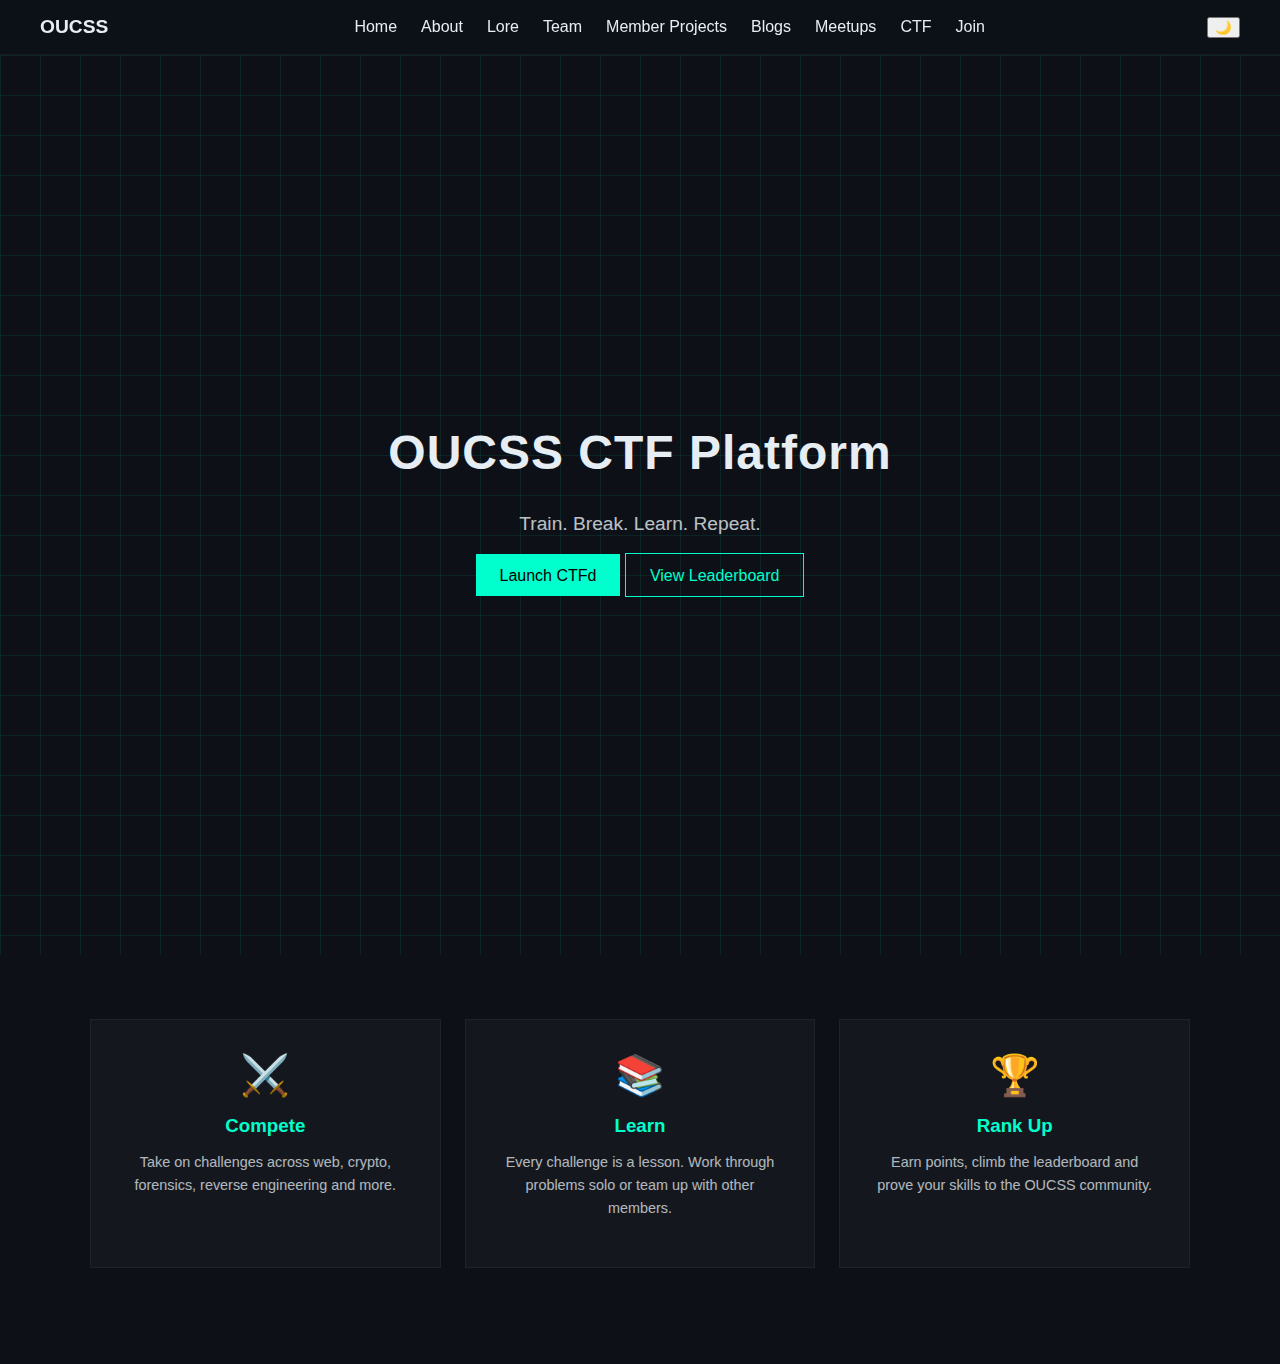
<file: ctfd.html>
<!DOCTYPE html>
<html lang="en">
<head>
  <meta charset="UTF-8">
  <meta name="viewport" content="width=device-width, initial-scale=1.0">
  <meta name="description" content="OUCSS CTF Platform - Train. Break. Learn. Repeat.">
  <meta property="og:title" content="CTF | OUCSS">
  <meta property="og:type" content="website">
  <title>CTF | OUCSS</title>
  <link rel="stylesheet" href="/assets/css/style.css">
  <link rel="icon" type="image/x-icon" href="/favicon.ico">
</head>
<body>

<header class="navbar">
  <div class="nav-container">
    <div class="logo"><a href="/">OUCSS</a></div>
    <nav class="nav-links" id="navLinks">
      <a href="index.html">Home</a>
      <a href="about.html">About</a>
      <a href="lore.html">Lore</a>
      <a href="team.html">Team</a>
      <a href="projects.html">Member Projects</a>
      <a href="blog.html">Blogs</a>
      <a href="meetups.html">Meetups</a>
      <a href="ctfd.html">CTF</a>
      <a href="https://join.oucss.rocks" target="_blank">Join</a>
    </nav>
    <div class="nav-controls">
      <button id="themeToggle">🌙</button>
      <div class="hamburger" id="hamburger">
        <span></span><span></span><span></span>
      </div>
    </div>
  </div>
</header>

<section class="hero">
  <div class="hero-content">
    <h1>OUCSS CTF Platform</h1>
    <p>Train. Break. Learn. Repeat.</p>
    <div class="hero-buttons">
      <a href="https://ctf.oucss.rocks" class="btn-primary" target="_blank">Launch CTFd</a>
      <a href="/leaderboard.html" class="btn-secondary">View Leaderboard</a>
    </div>
  </div>
  <div class="hero-grid"></div>
</section>

<!-- Info Section -->
<section class="ctf-info-section">
  <div class="ctf-info-container">
    <div class="ctf-info-grid">

      <div class="ctf-info-card">
        <span class="ctf-info-icon">⚔️</span>
        <h3>Compete</h3>
        <p>Take on challenges across web, crypto, forensics, reverse engineering and more.</p>
      </div>

      <div class="ctf-info-card">
        <span class="ctf-info-icon">📚</span>
        <h3>Learn</h3>
        <p>Every challenge is a lesson. Work through problems solo or team up with other members.</p>
      </div>

      <div class="ctf-info-card">
        <span class="ctf-info-icon">🏆</span>
        <h3>Rank Up</h3>
        <p>Earn points, climb the leaderboard and prove your skills to the OUCSS community.</p>
      </div>

    </div>
  </div>
</section>

<script src="/assets/js/theme.js"></script>
<script src="/assets/js/main.js"></script>
</body>
</html>
</file>
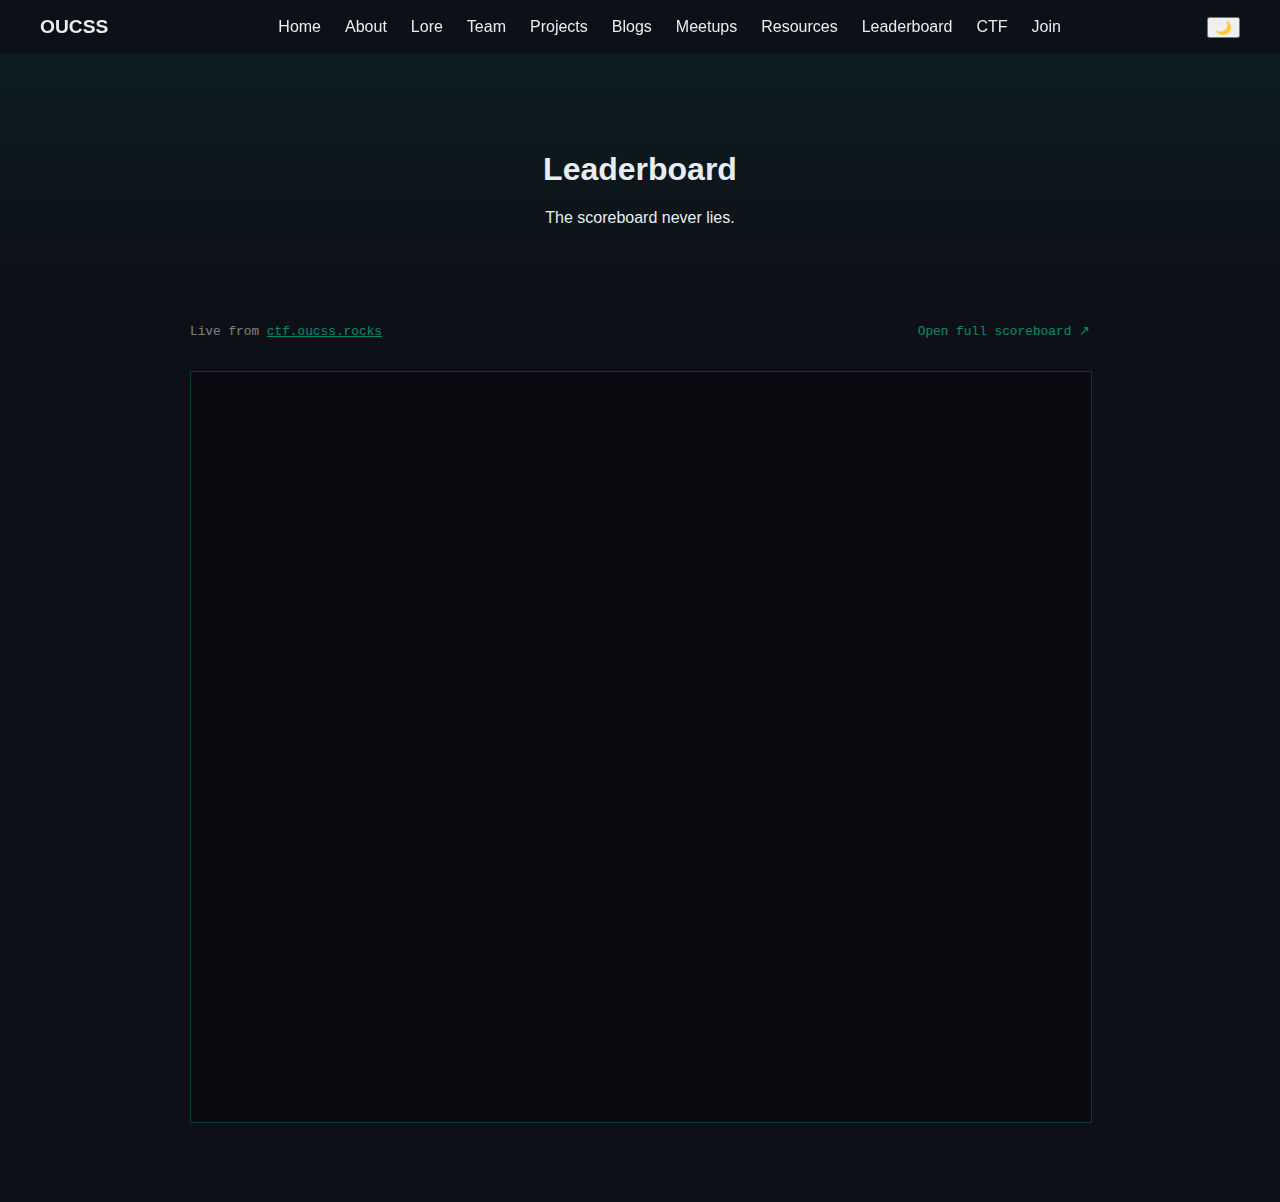
<file: leaderboard.html>
<!DOCTYPE html>
<html lang="en">
<head>
  <meta charset="UTF-8">
  <meta name="viewport" content="width=device-width, initial-scale=1.0">
  <meta name="description" content="OUCSS CTF Leaderboard - Top players in the community.">
  <meta property="og:title" content="Leaderboard | OUCSS">
  <meta property="og:type" content="website">
  <title>Leaderboard | OUCSS</title>
  <link rel="icon" type="image/x-icon" href="/favicon.ico">
  <link rel="stylesheet" href="/assets/css/style.css">
</head>
<body>
<header class="navbar">
  <div class="nav-container">
    <div class="logo"><a href="/">OUCSS</a></div>
    <nav class="nav-links" id="navLinks">
      <a href="index.html">Home</a>
      <a href="about.html">About</a>
      <a href="lore.html">Lore</a>
      <a href="team.html">Team</a>
      <a href="projects.html">Projects</a>
      <a href="blog.html">Blogs</a>
      <a href="meetups.html">Meetups</a>
      <a href="resources.html">Resources</a>
      <a href="leaderboard.html">Leaderboard</a>
      <a href="ctfd.html">CTF</a>
      <a href="https://join.oucss.rocks" target="_blank">Join</a>
    </nav>
    <div class="nav-controls">
      <button id="themeToggle">🌙</button>
      <div class="hamburger" id="hamburger">
        <span></span><span></span><span></span>
      </div>
    </div>
  </div>
</header>

<section class="page-hero">
  <h1>Leaderboard</h1>
  <p>The scoreboard never lies.</p>
</section>

<section class="leaderboard-section">
  <div class="leaderboard-container">

    <div class="leaderboard-meta">
      <span>Live from <a href="https://ctf.oucss.rocks/scoreboard" target="_blank">ctf.oucss.rocks</a></span>
      <a href="https://ctf.oucss.rocks/scoreboard" target="_blank" class="lb-open-link">Open full scoreboard ↗</a>
    </div>

    <div class="lb-embed-wrapper">
      <iframe
        src="https://ctf.oucss.rocks/scoreboard"
        class="lb-embed"
        title="OUCSS CTF Scoreboard"
        loading="lazy"
        sandbox="allow-scripts allow-same-origin">
      </iframe>
    </div>

  </div>
</section>

<script src="/assets/js/theme.js"></script>
<script src="/assets/js/main.js"></script>
</body>
</html>
</file>
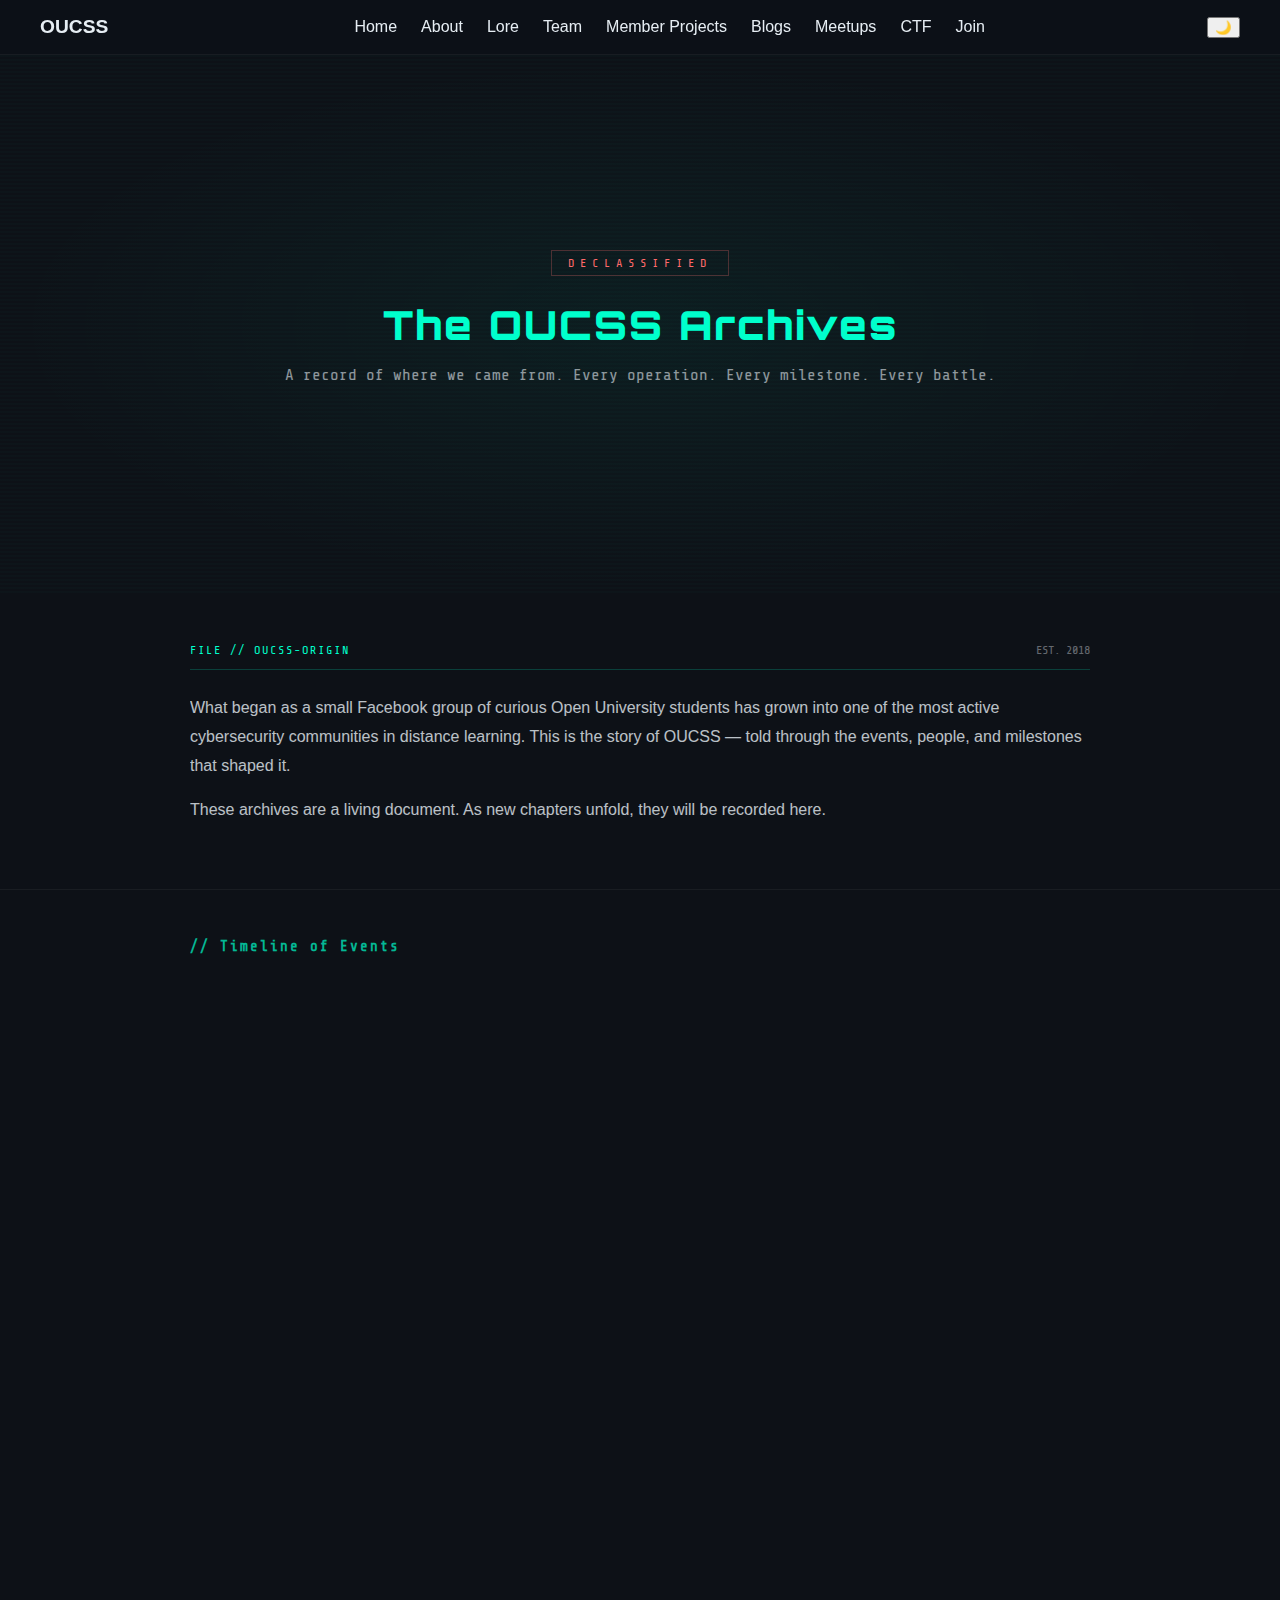
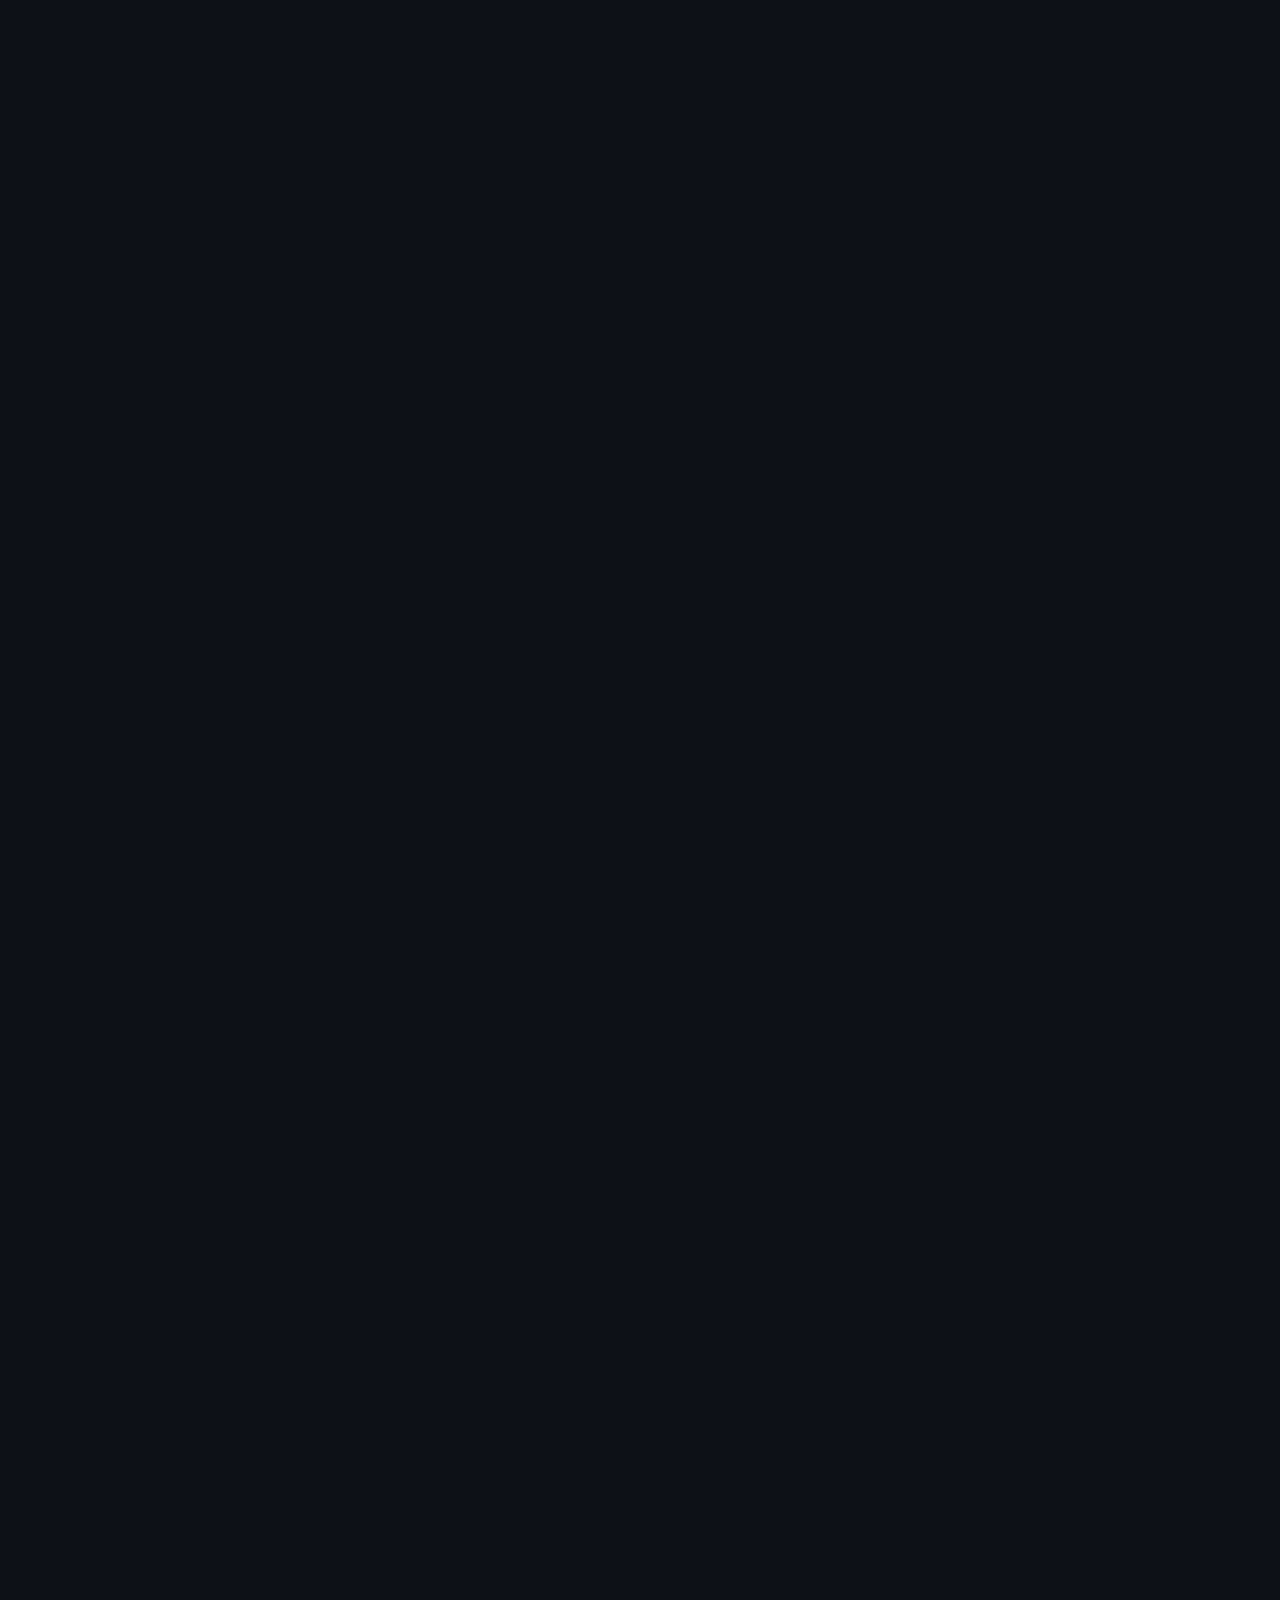
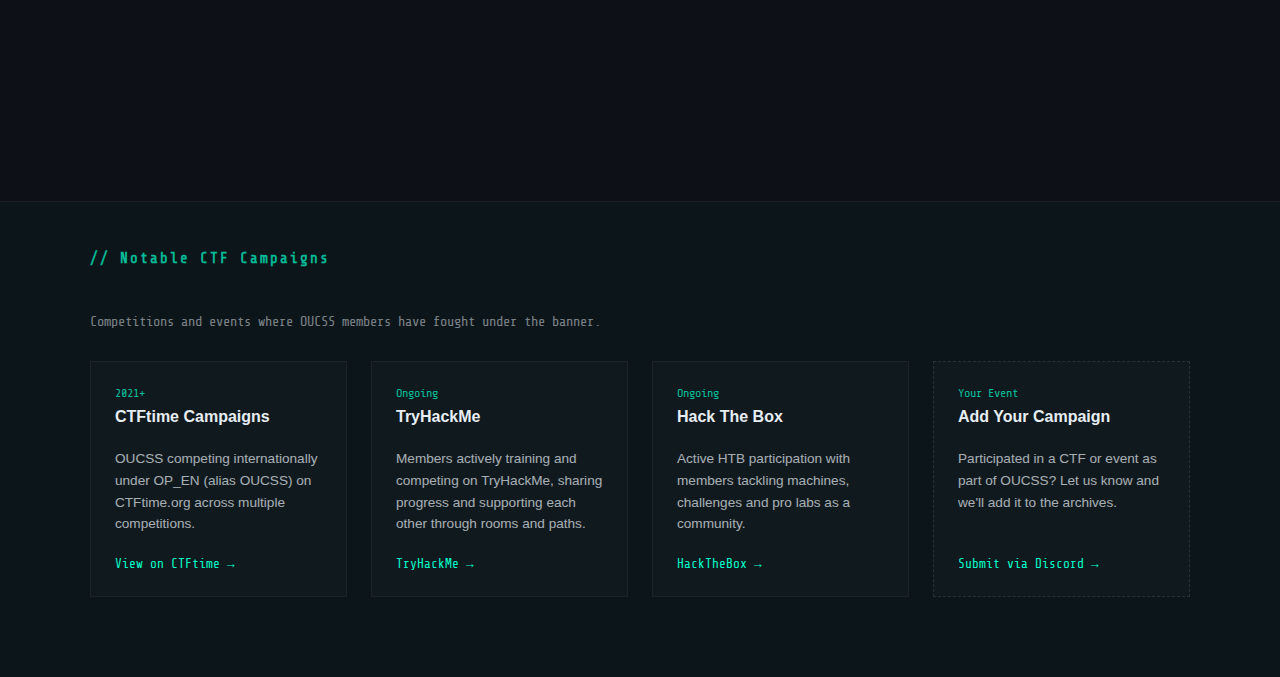
<file: lore.html>
<!DOCTYPE html>
<html lang="en">
<head>
  <meta charset="UTF-8">
  <meta name="viewport" content="width=device-width, initial-scale=1.0">
  <meta name="description" content="OUCSS Lore - The history, events and story of the Open University Cyber Security Society.">
  <meta property="og:title" content="Lore | OUCSS">
  <meta property="og:description" content="The history, events and story of OUCSS.">
  <meta property="og:type" content="website">
  <title>Lore | OUCSS</title>
  <link rel="stylesheet" href="/assets/css/style.css">
  <link rel="icon" type="image/x-icon" href="/favicon.ico">
  <link href="https://fonts.googleapis.com/css2?family=Share+Tech+Mono&family=Orbitron:wght@400;700;900&display=swap" rel="stylesheet">
</head>
<body>

<header class="navbar">
  <div class="nav-container">
    <div class="logo"><a href="/">OUCSS</a></div>
<nav class="nav-links" id="navLinks">
      <a href="index.html">Home</a>
      <a href="about.html">About</a>
      <a href="lore.html">Lore</a>
      <a href="team.html">Team</a>
      <a href="projects.html">Member Projects</a>
      <a href="blog.html">Blogs</a>
      <a href="meetups.html">Meetups</a>
      <a href="ctfd.html">CTF</a>
      <a href="https://join.oucss.rocks">Join</a>
    </nav>
    <div class="nav-controls">
      <button id="themeToggle">🌙</button>
      <div class="hamburger" id="hamburger">
        <span></span><span></span><span></span>
      </div>
    </div>
  </div>
</header>

<!-- Hero -->
<section class="lore-hero">
  <div class="lore-hero-content">
    <div class="lore-classified">DECLASSIFIED</div>
    <h1>The OUCSS Archives</h1>
    <p>A record of where we came from. Every operation. Every milestone. Every battle.</p>
  </div>
  <div class="lore-scanline"></div>
</section>

<!-- Intro -->
<section class="lore-intro-section">
  <div class="lore-intro-container">
    <div class="lore-file-header">
      <span class="lore-file-tag">FILE // OUCSS-ORIGIN</span>
      <span class="lore-file-date">EST. 2018</span>
    </div>
    <p>
      What began as a small Facebook group of curious Open University students has grown into one of the most active cybersecurity communities in distance learning. 
      This is the story of OUCSS — told through the events, people, and milestones that shaped it.
    </p>
    <p>
      These archives are a living document. As new chapters unfold, they will be recorded here.
    </p>
  </div>
</section>

<!-- Timeline -->
<section class="lore-timeline-section">
  <div class="lore-timeline-container">

    <h2 class="lore-section-title">// Timeline of Events</h2>

    <div class="lore-timeline">

      <!-- 2018 -->
      <div class="lore-entry" data-year="2018">
        <div class="lore-entry-marker">
          <div class="lore-dot"></div>
          <div class="lore-line"></div>
        </div>
        <div class="lore-entry-content">
          <div class="lore-entry-header">
            <span class="lore-year">2018</span>
            <span class="lore-entry-tag origin">Origin</span>
          </div>
          <h3>The Beginning</h3>
          <p>
            On <strong>21st September 2018</strong>, Dreadless created a Facebook group for Open University cybersecurity students. 
            A small but passionate group of students began sharing resources, discussing modules, and helping each other navigate the world of cybersecurity.
          </p>
          <p>
            The seed of OUCSS was planted.
          </p>
        </div>
      </div>

      <!-- 2019 -->
      <div class="lore-entry" data-year="2019">
        <div class="lore-entry-marker">
          <div class="lore-dot"></div>
          <div class="lore-line"></div>
        </div>
        <div class="lore-entry-content">
          <div class="lore-entry-header">
            <span class="lore-year">2019</span>
            <span class="lore-entry-tag expansion">Expansion</span>
          </div>
          <h3>Discord Era Begins</h3>
          <p>
            On <strong>20th July 2019</strong>, OUCSS expanded to Discord — opening up real-time voice, text, and community channels. 
            This marked a turning point, transforming OUCSS from a passive group into an active, collaborative community.
          </p>
          <p>
            Members began organising study sessions, sharing CTF writeups and mentoring newcomers in earnest.
          </p>
        </div>
      </div>

      <!-- 2020 -->
      <div class="lore-entry" data-year="2020">
        <div class="lore-entry-marker">
          <div class="lore-dot"></div>
          <div class="lore-line"></div>
        </div>
        <div class="lore-entry-content">
          <div class="lore-entry-header">
            <span class="lore-year">2020</span>
            <span class="lore-entry-tag milestone">Milestone</span>
          </div>
          <h3>Official Recognition</h3>
          <p>
            On <strong>6th October 2020</strong>, OUCSS became an officially recognised Open University Students club — 
            a landmark achievement that validated the community's growth and gave it institutional standing.
          </p>
          <p>
            The society now had a formal identity within The Open University.
          </p>
        </div>
      </div>

      <!-- 2021 -->
      <div class="lore-entry" data-year="2021">
        <div class="lore-entry-marker">
          <div class="lore-dot"></div>
          <div class="lore-line"></div>
        </div>
        <div class="lore-entry-content">
          <div class="lore-entry-header">
            <span class="lore-year">2021</span>
            <span class="lore-entry-tag operations">Operations</span>
          </div>
          <h3>InfOUsec & CTF Competitions</h3>
          <p>
            OUCSS members began competing in CTF competitions under the <strong>InfOUsec</strong> team banner — 
            tackling web exploitation, reverse engineering, cryptography, and forensics challenges on the global stage.
            This was the beginning of OUCSS's competitive presence in the wider cybersecurity community. <a href="https://ctftime.org/team/150351">OP_EN</a> was born shortly after.
          </p>
          <p>
            The team also became active on <a href="https://ctftime.org/team/150351" target="_blank">CTFtime.org</a>, building a competitive presence in the wider CTF community.
            With each competition, OUCSS members honed their skills and built a culture of continuous learning and improvement.
          </p>
        </div>
      </div>

      <!-- 2022 -->
      <div class="lore-entry" data-year="2022">
        <div class="lore-entry-marker">
          <div class="lore-dot"></div>
          <div class="lore-line"></div>
        </div>
        <div class="lore-entry-content">
          <div class="lore-entry-header">
            <span class="lore-year">2022</span>
            <span class="lore-entry-tag operations">Community</span>
          </div>
          <h3>Growth & Mentorship</h3>
          <p>
            The OUCSS Discord grew significantly, with dedicated channels for TryHackMe, Hack The Box, 
            and module-specific discussion. Senior members began formally mentoring newcomers — 
            a culture of knowledge sharing that remains central to OUCSS today.
          </p>
        </div>
      </div>

      <!-- 2025 -->
      <div class="lore-entry" data-year="2025">
        <div class="lore-entry-marker">
          <div class="lore-dot"></div>
          <div class="lore-line"></div>
        </div>
        <div class="lore-entry-content">
          <div class="lore-entry-header">
            <span class="lore-year">2025</span>
            <span class="lore-entry-tag present">Past</span>
          </div>
          <h3>The OUCSS CTF Platform Launches</h3>
          <p>
            OUCSS launches its own dedicated CTF platform at <a href="https://ctf.oucss.rocks" target="_blank">ctf.oucss.rocks</a> — 
            giving members a home-grown arena to compete, train, and challenge each other.
          </p>
          <p>
            The society rebranded and redesigned its website. It launches at <a href="https://oucss.rocks" target="_blank">oucss.rocks</a>, 
            cementing OUCSS's presence on the web and providing a hub for members old and new.
          </p>
          <p>
            The story continues...
          </p>
        </div>
      </div>

            <!-- 2026 -->
      <div class="lore-entry" data-year="2026">
        <div class="lore-entry-marker">
          <div class="lore-dot"></div>
          <div class="lore-line"></div>
        </div>
        <div class="lore-entry-content">
          <div class="lore-entry-header">
            <span class="lore-year">2026</span>
            <span class="lore-entry-tag present">Present</span>
          </div>
          <h3>The BAE CTF is a great success</h3>
          <p>
            Each year OUCSS plays a key role in organising the BAE Systems CTF for The Open University 
            — an event that brings together students from across the university to compete in cybersecurity challenges.
          </p>
          <p>
            The 2026 event is the most successful yet, with record participation and overwhelmingly positive feedback from students and staff alike.
            With many members placing in the top ranks, it becomes a highlight of the OUCSS calendar and a key part of the society's identity.
          </p>
          <p>
            Stat tuned for the 2027 event...
          </p>
        </div>
      </div>

      <!-- Future -->
      <div class="lore-entry future">
        <div class="lore-entry-marker">
          <div class="lore-dot pulse"></div>
        </div>
        <div class="lore-entry-content">
          <div class="lore-entry-header">
            <span class="lore-year">????</span>
            <span class="lore-entry-tag future-tag">Incoming</span>
          </div>
          <h3>Your Chapter</h3>
          <p>
            The archives are never complete. Every member who joins, every CTF competed in, 
            every writeup shared — it all becomes part of the OUCSS story.
          </p>
          <a href="https://join.oucss.rocks" target="_blank" class="btn-primary">Write Your Chapter</a>
        </div>
      </div>

    </div>
  </div>
</section>

<!-- Past Events Section -->
<section class="lore-events-section">
  <div class="lore-events-container">
    <h2 class="lore-section-title">// Notable CTF Campaigns</h2>
    <p class="lore-events-subtitle">Competitions and events where OUCSS members have fought under the banner.</p>

    <div class="lore-events-grid">

      <div class="lore-event-card">
        <span class="lore-event-year">2021+</span>
        <h3>CTFtime Campaigns</h3>
        <p>OUCSS competing internationally under OP_EN (alias OUCSS) on CTFtime.org across multiple competitions.</p>
        <a href="https://ctftime.org/team/150351" target="_blank" class="lore-event-link">View on CTFtime →</a>
      </div>

      <div class="lore-event-card">
        <span class="lore-event-year">Ongoing</span>
        <h3>TryHackMe</h3>
        <p>Members actively training and competing on TryHackMe, sharing progress and supporting each other through rooms and paths.</p>
        <a href="https://tryhackme.com" target="_blank" class="lore-event-link">TryHackMe →</a>
      </div>

      <div class="lore-event-card">
        <span class="lore-event-year">Ongoing</span>
        <h3>Hack The Box</h3>
        <p>Active HTB participation with members tackling machines, challenges and pro labs as a community.</p>
        <a href="https://hackthebox.com" target="_blank" class="lore-event-link">HackTheBox →</a>
      </div>

      <div class="lore-event-card add-yours">
        <span class="lore-event-year">Your Event</span>
        <h3>Add Your Campaign</h3>
        <p>Participated in a CTF or event as part of OUCSS? Let us know and we'll add it to the archives.</p>
        <a href="https://join.oucss.rocks" target="_blank" class="lore-event-link">Submit via Discord →</a>
      </div>

    </div>
  </div>
</section>

<script src="/assets/js/theme.js"></script>
<script src="/assets/js/main.js"></script>
<script>
  // Animate timeline entries on scroll
  const entries = document.querySelectorAll('.lore-entry');
  const observer = new IntersectionObserver((obs) => {
    obs.forEach(entry => {
      if (entry.isIntersecting) {
        entry.target.classList.add('visible');
      }
    });
  }, { threshold: 0.1 });
  entries.forEach(e => observer.observe(e));
</script>
</body>
</html>
</file>
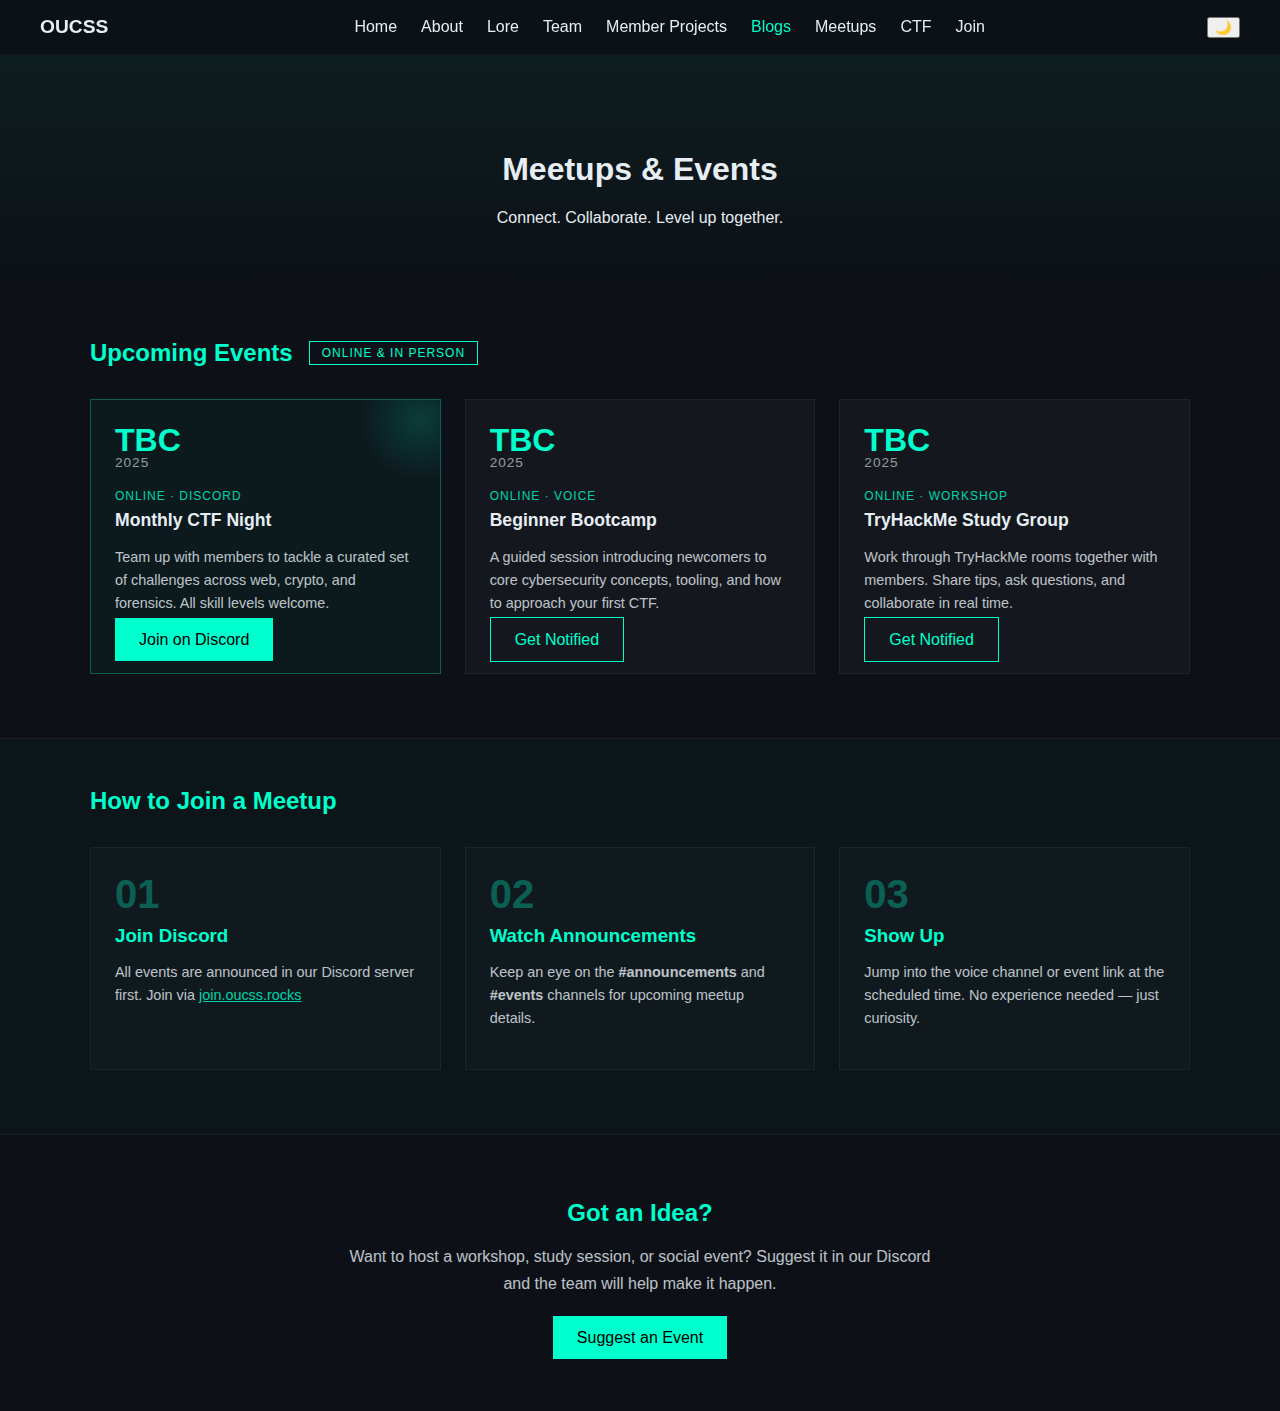
<file: meetups.html>
<!DOCTYPE html>
<html lang="en">
<head>
  <meta charset="UTF-8">
  <meta name="viewport" content="width=device-width, initial-scale=1.0">
  <meta name="description" content="OUCSS Meetups - Connect with fellow Open University Cyber Security Society members online and in person.">
  <meta property="og:title" content="Meetups | OUCSS">
  <meta property="og:description" content="Cyber security community for Open University students.">
  <meta property="og:type" content="website">
  <title>Meetups | OUCSS</title>
  <link rel="stylesheet" href="/assets/css/style.css">
</head>
<body>

<header class="navbar">
  <div class="nav-container">
    <div class="logo"><a href="/">OUCSS</a></div>
<nav class="nav-links" id="navLinks">
      <a href="index.html">Home</a>
      <a href="about.html">About</a>
      <a href="lore.html">Lore</a>
      <a href="team.html">Team</a>
      <a href="projects.html">Member Projects</a>
      <a href="blog.html" class="nav-active">Blogs</a>
      <a href="meetups.html">Meetups</a>
      <a href="ctfd.html">CTF</a>
      <a href="https://join.oucss.rocks">Join</a>
    </nav>
    <div class="nav-controls">
      <button id="themeToggle">🌙</button>
      <div class="hamburger" id="hamburger">
        <span></span><span></span><span></span>
      </div>
    </div>
  </div>
</header>

<section class="page-hero">
  <h1>Meetups & Events</h1>
  <p>Connect. Collaborate. Level up together.</p>
</section>

<!-- Upcoming Events -->
<section class="meetups-section">
  <div class="meetups-container">

    <div class="meetups-header">
      <h2>Upcoming Events</h2>
      <span class="meetups-badge">Online & In Person</span>
    </div>

    <div class="meetups-grid">

      <div class="meetup-card featured">
        <div class="meetup-date">
          <span class="meetup-day">TBC</span>
          <span class="meetup-month">2025</span>
        </div>
        <div class="meetup-info">
          <span class="meetup-tag">Online · Discord</span>
          <h3>Monthly CTF Night</h3>
          <p>Team up with members to tackle a curated set of challenges across web, crypto, and forensics. All skill levels welcome.</p>
          <a href="https://join.oucss.rocks" target="_blank" class="btn-primary">Join on Discord</a>
        </div>
        <div class="meetup-glow"></div>
      </div>

      <div class="meetup-card">
        <div class="meetup-date">
          <span class="meetup-day">TBC</span>
          <span class="meetup-month">2025</span>
        </div>
        <div class="meetup-info">
          <span class="meetup-tag">Online · Voice</span>
          <h3>Beginner Bootcamp</h3>
          <p>A guided session introducing newcomers to core cybersecurity concepts, tooling, and how to approach your first CTF.</p>
          <a href="https://join.oucss.rocks" target="_blank" class="btn-secondary">Get Notified</a>
        </div>
      </div>

      <div class="meetup-card">
        <div class="meetup-date">
          <span class="meetup-day">TBC</span>
          <span class="meetup-month">2025</span>
        </div>
        <div class="meetup-info">
          <span class="meetup-tag">Online · Workshop</span>
          <h3>TryHackMe Study Group</h3>
          <p>Work through TryHackMe rooms together with members. Share tips, ask questions, and collaborate in real time.</p>
          <a href="https://join.oucss.rocks" target="_blank" class="btn-secondary">Get Notified</a>
        </div>
      </div>

    </div>
  </div>
</section>

<!-- How to join -->
<section class="meetup-join-section">
  <div class="meetup-join-container">
    <h2>How to Join a Meetup</h2>
    <div class="steps-grid">
      <div class="step-card">
        <span class="step-number">01</span>
        <h3>Join Discord</h3>
        <p>All events are announced in our Discord server first. Join via <a href="https://join.oucss.rocks" target="_blank">join.oucss.rocks</a></p>
      </div>
      <div class="step-card">
        <span class="step-number">02</span>
        <h3>Watch Announcements</h3>
        <p>Keep an eye on the <strong>#announcements</strong> and <strong>#events</strong> channels for upcoming meetup details.</p>
      </div>
      <div class="step-card">
        <span class="step-number">03</span>
        <h3>Show Up</h3>
        <p>Jump into the voice channel or event link at the scheduled time. No experience needed — just curiosity.</p>
      </div>
    </div>
  </div>
</section>

<!-- Suggest an event -->
<section class="meetup-suggest-section">
  <div class="meetup-suggest-container">
    <h2>Got an Idea?</h2>
    <p>Want to host a workshop, study session, or social event? Suggest it in our Discord and the team will help make it happen.</p>
    <a href="https://join.oucss.rocks" target="_blank" class="btn-primary">Suggest an Event</a>
  </div>
</section>

<script src="/assets/js/theme.js"></script>
<script src="/assets/js/main.js"></script>
</body>
</html>
</file>
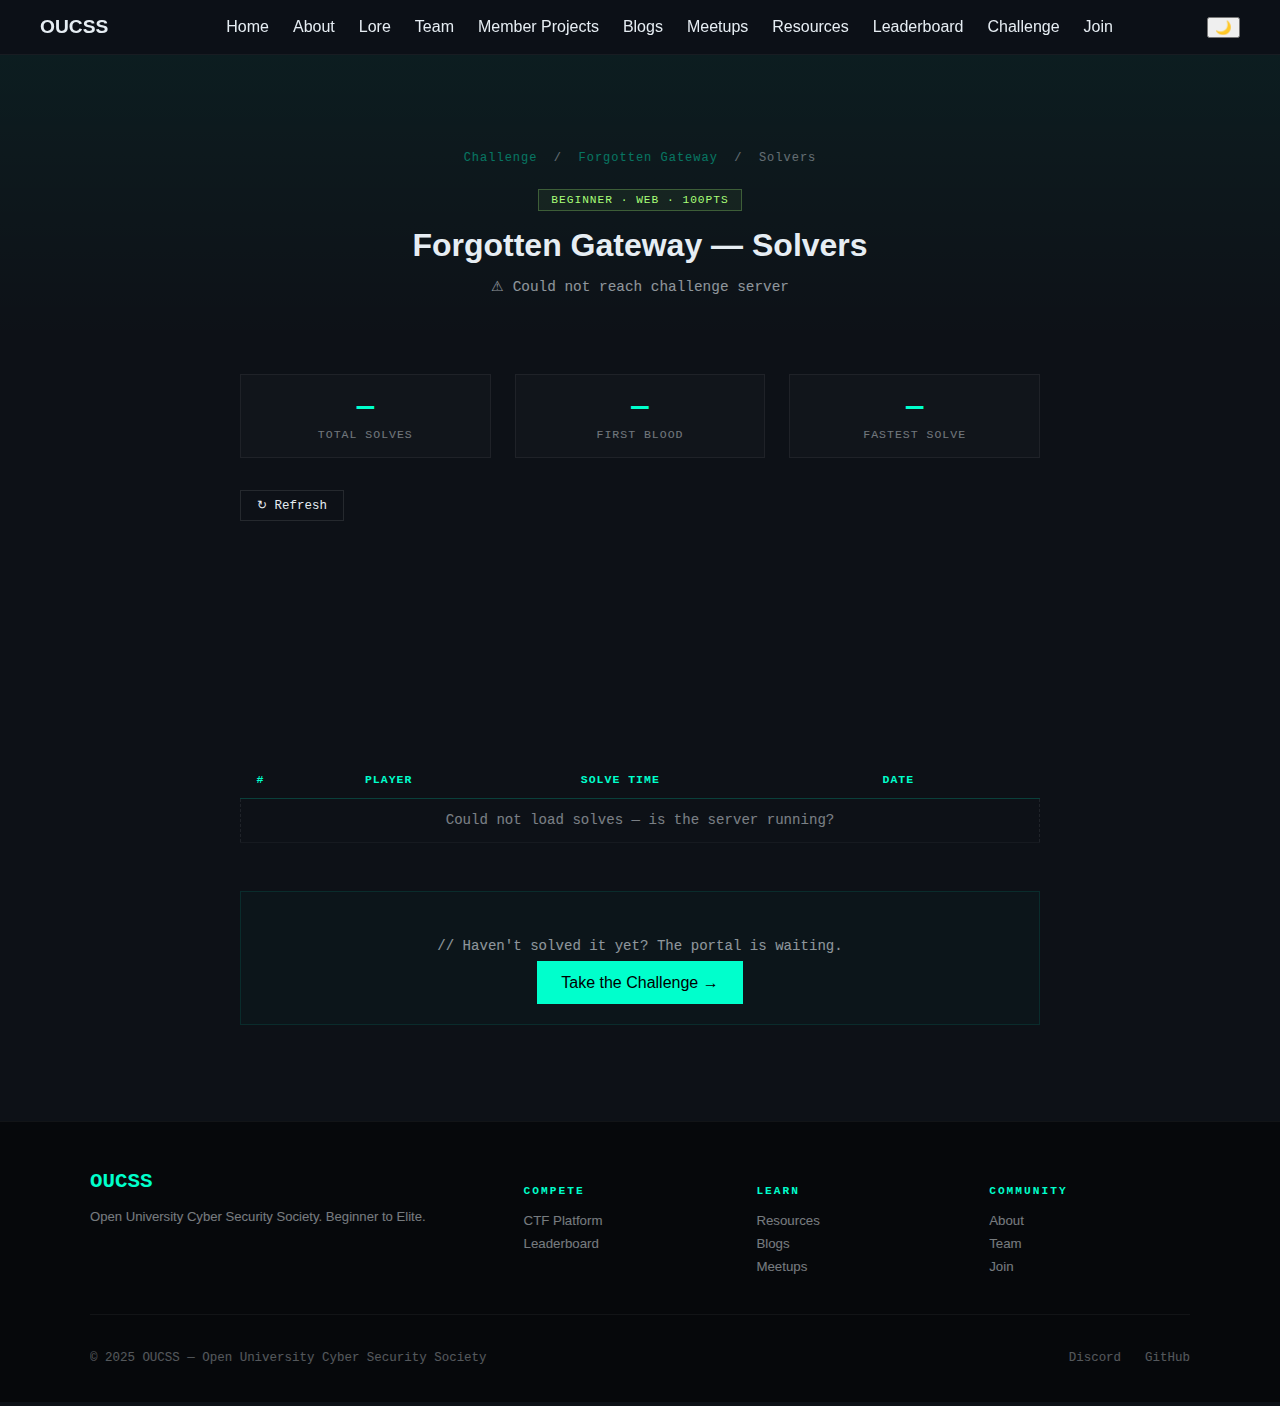
<file: memory-mapping-leaderboard.html>
<!DOCTYPE html>
<html lang="en">
<head>
  <meta charset="UTF-8">
  <meta name="viewport" content="width=device-width, initial-scale=1.0">
  <meta name="description" content="OUCSS CTF — Forgotten Gateway Solvers">
  <title>Solvers | Forgotten Gateway | OUCSS</title>
  <link rel="stylesheet" href="/assets/css/style.css">
  <link rel="icon" type="image/x-icon" href="/favicon.ico">
  <style>
    /* ========================
       CHALLENGE LEADERBOARD
    ======================== */

    .clb-hero {
      padding: 6rem 2rem 2rem 2rem;
      text-align: center;
      background: linear-gradient(to bottom, rgba(0,255,204,0.05), transparent);
    }

    .clb-breadcrumb {
      font-family: monospace;
      font-size: 0.75rem;
      opacity: 0.4;
      margin-bottom: 1.5rem;
      letter-spacing: 1px;
    }

    .clb-breadcrumb a { color: var(--primary); text-decoration: none; }

    .clb-badge {
      display: inline-block;
      font-size: 0.7rem;
      text-transform: uppercase;
      letter-spacing: 1px;
      padding: 0.25rem 0.75rem;
      font-family: monospace;
      color: #a8ff78;
      border: 1px solid #a8ff7844;
      background: rgba(168,255,120,0.06);
      margin-bottom: 1rem;
    }

    .clb-hero h1 {
      font-size: 2rem;
      margin-bottom: 0.5rem;
    }

    .clb-hero p {
      opacity: 0.6;
      font-size: 0.9rem;
      font-family: monospace;
    }

    /* Main section */
    .clb-section {
      padding: 2rem 2rem 6rem 2rem;
    }

    .clb-container {
      max-width: 800px;
      margin: auto;
    }

    /* Stats bar */
    .clb-stats {
      display: flex;
      gap: 1.5rem;
      margin-bottom: 2rem;
      flex-wrap: wrap;
    }

    .clb-stat {
      background: rgba(255,255,255,0.02);
      border: 1px solid rgba(255,255,255,0.06);
      padding: 1rem 1.5rem;
      flex: 1;
      min-width: 140px;
      text-align: center;
    }

    .clb-stat-number {
      font-size: 1.8rem;
      font-weight: bold;
      color: var(--primary);
      font-family: monospace;
      display: block;
    }

    .clb-stat-label {
      font-size: 0.72rem;
      text-transform: uppercase;
      letter-spacing: 1px;
      opacity: 0.45;
      font-family: monospace;
      margin-top: 0.25rem;
    }

    /* Podium */
    .clb-podium {
      display: flex;
      justify-content: center;
      align-items: flex-end;
      gap: 1rem;
      margin-bottom: 3rem;
      min-height: 160px;
    }

    .clb-podium-place {
      display: flex;
      flex-direction: column;
      align-items: center;
      gap: 0.4rem;
      flex: 1;
      max-width: 180px;
    }

    .clb-podium-medal { font-size: 1.8rem; }
    .clb-podium-name  { font-weight: 700; font-size: 0.95rem; text-align: center; word-break: break-word; }
    .clb-podium-time  { font-family: monospace; font-size: 0.78rem; color: var(--primary); opacity: 0.8; }

    .clb-podium-place.pos-1 .clb-podium-name { color: var(--primary); font-size: 1.05rem; }

    .clb-podium-bar {
      width: 100%;
      background: rgba(0,255,204,0.08);
      border: 1px solid rgba(0,255,204,0.15);
      border-bottom: none;
    }

    .clb-podium-place.pos-1 .clb-podium-bar { height: 90px; background: rgba(0,255,204,0.14); }
    .clb-podium-place.pos-2 .clb-podium-bar { height: 65px; }
    .clb-podium-place.pos-3 .clb-podium-bar { height: 45px; }

    /* Table */
    .clb-table-wrapper { overflow-x: auto; }

    .clb-table {
      width: 100%;
      border-collapse: collapse;
      font-family: monospace;
    }

    .clb-table th {
      text-align: left;
      padding: 0.75rem 1rem;
      font-size: 0.72rem;
      text-transform: uppercase;
      letter-spacing: 1px;
      color: var(--primary);
      border-bottom: 1px solid rgba(0,255,204,0.2);
    }

    .clb-table td {
      padding: 0.85rem 1rem;
      font-size: 0.88rem;
      border-bottom: 1px solid rgba(255,255,255,0.04);
      transition: 0.2s ease;
    }

    .clb-table tr:hover td { background: rgba(0,255,204,0.03); }

    .clb-rank    { color: var(--primary); font-weight: bold; width: 50px; }
    .clb-time    { color: var(--primary); }
    .clb-date    { opacity: 0.45; font-size: 0.8rem; }

    .clb-medal   { font-size: 1.1rem; }

    /* Empty state */
    .clb-empty {
      text-align: center;
      padding: 4rem 2rem;
      opacity: 0.5;
      font-family: monospace;
      font-size: 0.9rem;
      border: 1px dashed rgba(255,255,255,0.08);
    }

    /* CTA */
    .clb-cta {
      margin-top: 3rem;
      text-align: center;
      padding: 2rem;
      background: rgba(0,255,204,0.02);
      border: 1px solid rgba(0,255,204,0.1);
    }

    .clb-cta p {
      opacity: 0.6;
      font-size: 0.88rem;
      margin-bottom: 1.25rem;
      font-family: monospace;
    }

    /* Refresh button */
    .clb-refresh {
      font-family: monospace;
      font-size: 0.78rem;
      background: none;
      border: 1px solid rgba(255,255,255,0.1);
      color: var(--text-dark);
      padding: 0.4rem 1rem;
      cursor: pointer;
      transition: 0.2s ease;
      margin-bottom: 2rem;
      display: inline-block;
    }

    .clb-refresh:hover { border-color: var(--primary); color: var(--primary); }

    /* Light mode */
    body.light-mode .clb-stat { background: #fff; border-color: #c8c8c8; }
    body.light-mode .clb-table td { border-bottom-color: rgba(0,0,0,0.07); }
    body.light-mode .clb-table tr:hover td { background: rgba(0,122,96,0.04); }
    body.light-mode .clb-cta { background: #fff; border-color: #c8c8c8; }
  </style>
</head>
<body>

<header class="navbar">
  <div class="nav-container">
    <div class="logo"><a href="/">OUCSS</a></div>
    <nav class="nav-links" id="navLinks">
      <a href="index.html">Home</a>
      <a href="about.html">About</a>
      <a href="lore.html">Lore</a>
      <a href="team.html">Team</a>
      <a href="projects.html">Member Projects</a>
      <a href="blog.html">Blogs</a>
      <a href="meetups.html">Meetups</a>
      <a href="resources.html">Resources</a>
      <a href="leaderboard.html">Leaderboard</a>
      <a href="challenge.html">Challenge</a>
      <a href="https://join.oucss.rocks" target="_blank">Join</a>
    </nav>
    <div class="nav-controls">
      <button id="themeToggle">🌙</button>
      <div class="hamburger" id="hamburger">
        <span></span><span></span><span></span>
      </div>
    </div>
  </div>
</header>

<!-- Hero -->
<div class="clb-hero">
  <div class="clb-breadcrumb">
    <a href="challenge.html">Challenge</a> &nbsp;/&nbsp;
    <a href="challenge.html">Forgotten Gateway</a> &nbsp;/&nbsp;
    Solvers
  </div>
  <div class="clb-badge">Beginner · Web · 100pts</div>
  <h1>Forgotten Gateway — Solvers</h1>
  <p id="lastUpdated">Loading...</p>
</div>

<!-- Leaderboard -->
<section class="clb-section">
  <div class="clb-container">

    <!-- Stats -->
    <div class="clb-stats">
      <div class="clb-stat">
        <span class="clb-stat-number" id="statSolves">—</span>
        <div class="clb-stat-label">Total Solves</div>
      </div>
      <div class="clb-stat">
        <span class="clb-stat-number" id="statFirst">—</span>
        <div class="clb-stat-label">First Blood</div>
      </div>
      <div class="clb-stat">
        <span class="clb-stat-number" id="statFastest">—</span>
        <div class="clb-stat-label">Fastest Solve</div>
      </div>
    </div>

    <button class="clb-refresh" onclick="loadSolves()">↻ Refresh</button>

    <!-- Podium -->
    <div class="clb-podium" id="podium"></div>

    <!-- Table -->
    <div class="clb-table-wrapper">
      <table class="clb-table">
        <thead>
          <tr>
            <th>#</th>
            <th>Player</th>
            <th>Solve Time</th>
            <th>Date</th>
          </tr>
        </thead>
        <tbody id="solveTableBody">
          <tr><td colspan="4" class="clb-empty">Loading solvers...</td></tr>
        </tbody>
      </table>
    </div>

    <!-- CTA -->
    <div class="clb-cta">
      <p>// Haven't solved it yet? The portal is waiting.</p>
      <a href="challenge.html" class="btn-primary">Take the Challenge →</a>
    </div>

  </div>
</section>

<!-- Footer -->
<footer class="site-footer">
  <div class="footer-container">
    <div class="footer-grid">
      <div class="footer-brand">
        <div class="footer-logo">OUCSS</div>
        <p>Open University Cyber Security Society. Beginner to Elite.</p>
      </div>
      <div class="footer-col">
        <h4>Compete</h4>
        <a href="ctfd.html">CTF Platform</a>
        <a href="leaderboard.html">Leaderboard</a>
      </div>
      <div class="footer-col">
        <h4>Learn</h4>
        <a href="resources.html">Resources</a>
        <a href="blog.html">Blogs</a>
        <a href="meetups.html">Meetups</a>
      </div>
      <div class="footer-col">
        <h4>Community</h4>
        <a href="about.html">About</a>
        <a href="team.html">Team</a>
        <a href="https://join.oucss.rocks" target="_blank">Join</a>
      </div>
    </div>
    <div class="footer-bottom">
      <p>© 2025 OUCSS — Open University Cyber Security Society</p>
      <div class="footer-socials">
        <a href="https://discord.gg/oucss" target="_blank">Discord</a>
        <a href="https://github.com/oucss" target="_blank">GitHub</a>
      </div>
    </div>
  </div>
</footer>

<script src="/assets/js/theme.js"></script>
<script src="/assets/js/main.js"></script>
<script>
  const BACKEND = "http://35.232.179.119:9004";
  const MEDALS  = ["🥇", "🥈", "🥉"];

  async function loadSolves() {
    document.getElementById('lastUpdated').textContent = 'Refreshing...';
    try {
      const res    = await fetch(`${BACKEND}/solves`);
      const solves = await res.json();

      // Stats
      document.getElementById('statSolves').textContent  = solves.length || '0';
      document.getElementById('statFirst').textContent   = solves.length ? solves[0].username : '—';
      document.getElementById('statFastest').textContent = solves.length
        ? solves.reduce((a, b) => a.position <= b.position ? a : b).solve_time
        : '—';

      document.getElementById('lastUpdated').textContent =
        `Last updated: ${new Date().toLocaleTimeString()} · ${solves.length} solver${solves.length !== 1 ? 's' : ''}`;

      // Podium (top 3)
      const podium = document.getElementById('podium');
      podium.innerHTML = '';

      // Show 2nd, 1st, 3rd order for visual podium
      const podiumOrder = [1, 0, 2];
      const posClass    = ['pos-2', 'pos-1', 'pos-3'];

      podiumOrder.forEach((idx, i) => {
        const solver = solves[idx];
        const div = document.createElement('div');
        div.className = `clb-podium-place ${posClass[i]}`;

        if (solver) {
          div.innerHTML = `
            <span class="clb-podium-medal">${MEDALS[idx]}</span>
            <div class="clb-podium-name">${escHtml(solver.username)}</div>
            <div class="clb-podium-time">${solver.solve_time}</div>
            <div class="clb-podium-bar"></div>
          `;
        } else {
          div.innerHTML = `
            <div class="clb-podium-bar" style="opacity:0.3"></div>
          `;
        }
        podium.appendChild(div);
      });

      // Table
      const tbody = document.getElementById('solveTableBody');
      if (solves.length === 0) {
        tbody.innerHTML = `<tr><td colspan="4" class="clb-empty">No solves yet — be the first!</td></tr>`;
        return;
      }

      tbody.innerHTML = solves.map((s, i) => `
        <tr>
          <td class="clb-rank">${i < 3 ? MEDALS[i] : '#' + s.position}</td>
          <td>${escHtml(s.username)}</td>
          <td class="clb-time">${s.solve_time}</td>
          <td class="clb-date">${s.timestamp}</td>
        </tr>
      `).join('');

    } catch (e) {
      document.getElementById('lastUpdated').textContent = '⚠ Could not reach challenge server';
      document.getElementById('solveTableBody').innerHTML =
        `<tr><td colspan="4" class="clb-empty">Could not load solves — is the server running?</td></tr>`;
    }
  }

  function escHtml(str) {
    return str.replace(/&/g,'&amp;').replace(/</g,'&lt;').replace(/>/g,'&gt;').replace(/"/g,'&quot;');
  }

  loadSolves();
</script>
</body>
</html>
</file>
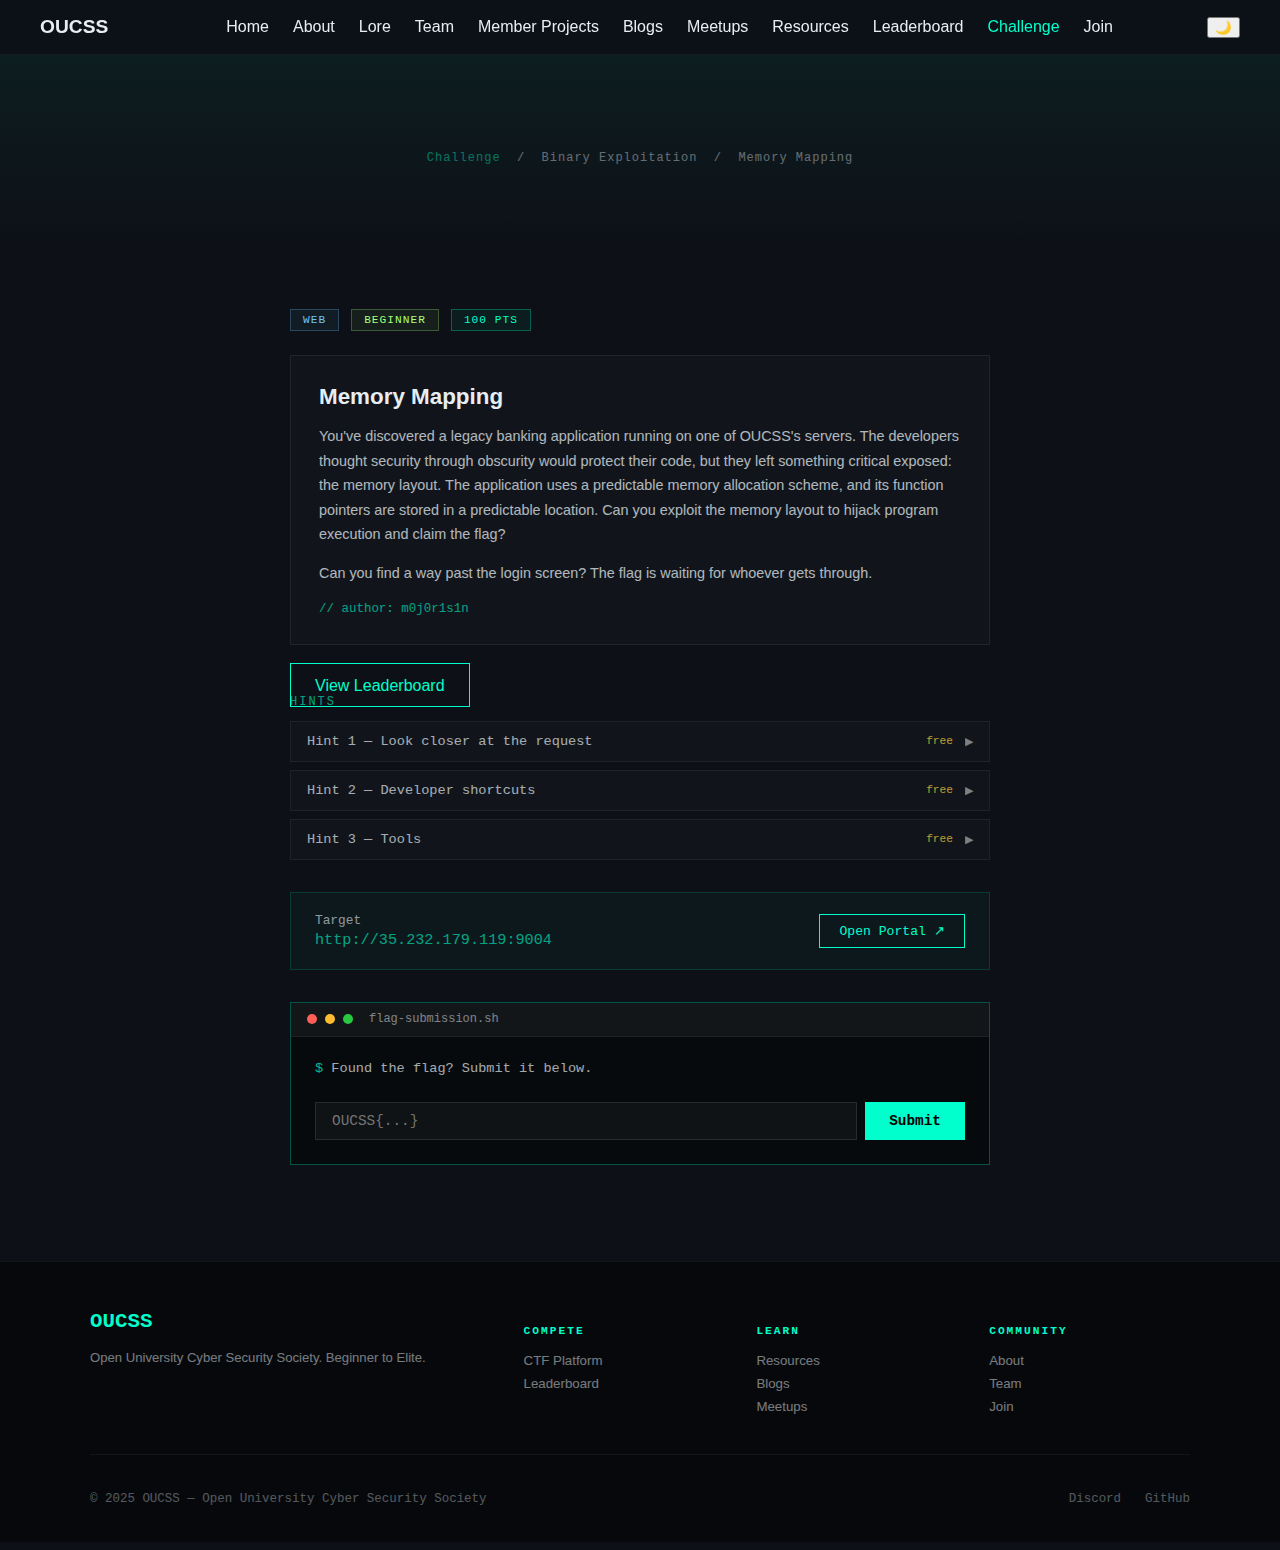
<file: memory.mapping.html>
<!DOCTYPE html>
<html lang="en">
<head>
  <meta charset="UTF-8">
  <meta name="viewport" content="width=device-width, initial-scale=1.0">
  <meta name="description" content="OUCSS CTF Challenge - Can you get in?">
  <meta property="og:title" content="Challenge | OUCSS">
  <meta property="og:type" content="website">
  <title>Challenge | OUCSS</title>
  <link rel="stylesheet" href="/assets/css/style.css">
  <link rel="icon" type="image/x-icon" href="/favicon.ico">
  <style>
    /* ========================
       CHALLENGE PAGE STYLES
    ======================== */

    .challenge-section {
      padding: 4rem 2rem 6rem 2rem;
      display: flex;
      justify-content: center;
    }

    .challenge-container {
      max-width: 700px;
      width: 100%;
    }

    /* Breadcrumb */
    .challenge-breadcrumb {
      font-family: monospace;
      font-size: 0.75rem;
      opacity: 0.4;
      margin-bottom: 2rem;
      letter-spacing: 1px;
    }

    .challenge-breadcrumb a {
      color: var(--primary);
      text-decoration: none;
    }

    .challenge-breadcrumb a:hover { opacity: 0.8; }

    /* Meta badges */
    .challenge-meta {
      display: flex;
      align-items: center;
      gap: 0.75rem;
      margin-bottom: 1.5rem;
      flex-wrap: wrap;
    }

    .challenge-badge {
      font-size: 0.7rem;
      text-transform: uppercase;
      letter-spacing: 1px;
      padding: 0.25rem 0.75rem;
      font-family: monospace;
    }

    .badge-web    { color: #6bc5ff; border: 1px solid #6bc5ff44; background: rgba(107,197,255,0.06); }
    .badge-easy   { color: #a8ff78; border: 1px solid #a8ff7844; background: rgba(168,255,120,0.06); }
    .badge-points { color: var(--primary); border: 1px solid rgba(0,255,204,0.3); background: rgba(0,255,204,0.05); }

    /* Challenge description card */
    .challenge-description {
      background: rgba(255,255,255,0.02);
      border: 1px solid rgba(255,255,255,0.07);
      padding: 1.75rem;
      margin-bottom: 2rem;
    }

    .challenge-description h1 {
      font-size: 1.4rem;
      margin-bottom: 0.5rem;
      color: var(--text-dark);
    }

    .challenge-description p {
      font-size: 0.9rem;
      opacity: 0.75;
      line-height: 1.7;
      margin-bottom: 0.75rem;
    }

    .challenge-description p:last-child { margin-bottom: 0; }

    .challenge-author {
      font-size: 0.78rem;
      font-family: monospace;
      color: var(--primary);
      opacity: 0.6;
      margin-top: 1rem;
    }

    /* Hint system */
    .hints-section {
      margin-bottom: 2rem;
    }

    .hints-title {
      font-size: 0.75rem;
      text-transform: uppercase;
      letter-spacing: 2px;
      font-family: monospace;
      color: var(--primary);
      opacity: 0.6;
      margin-bottom: 0.75rem;
    }

    .hint-item {
      background: rgba(255,255,255,0.02);
      border: 1px solid rgba(255,255,255,0.06);
      margin-bottom: 0.5rem;
      overflow: hidden;
    }

    .hint-toggle {
      width: 100%;
      background: none;
      border: none;
      color: var(--text-dark);
      padding: 0.75rem 1rem;
      display: flex;
      justify-content: space-between;
      align-items: center;
      cursor: pointer;
      font-family: monospace;
      font-size: 0.85rem;
      text-align: left;
      transition: 0.2s ease;
    }

    .hint-toggle:hover { background: rgba(0,255,204,0.04); color: var(--primary); }

    .hint-toggle .hint-label { opacity: 0.7; }
    .hint-toggle .hint-cost  { font-size: 0.7rem; color: #ffd93d; opacity: 0.7; }
    .hint-toggle .hint-arrow { transition: transform 0.2s ease; font-size: 0.7rem; opacity: 0.5; }
    .hint-item.open .hint-arrow { transform: rotate(90deg); }

    .hint-body {
      display: none;
      padding: 0 1rem 0.85rem 1rem;
      font-size: 0.85rem;
      opacity: 0.75;
      line-height: 1.6;
      border-top: 1px solid rgba(255,255,255,0.04);
      padding-top: 0.75rem;
    }

    .hint-item.open .hint-body { display: block; }

    /* Target portal link */
    .portal-link-section {
      margin-bottom: 2rem;
      padding: 1.25rem 1.5rem;
      background: rgba(0,255,204,0.03);
      border: 1px solid rgba(0,255,204,0.15);
      display: flex;
      align-items: center;
      justify-content: space-between;
      flex-wrap: wrap;
      gap: 1rem;
    }

    .portal-link-label {
      font-family: monospace;
      font-size: 0.8rem;
      opacity: 0.6;
    }

    .portal-link-label span {
      display: block;
      font-size: 0.95rem;
      opacity: 1;
      color: var(--primary);
      margin-top: 0.2rem;
      word-break: break-all;
    }

    .portal-open-btn {
      font-family: monospace;
      font-size: 0.82rem;
      padding: 0.5rem 1.2rem;
      background: transparent;
      border: 1px solid var(--primary);
      color: var(--primary);
      cursor: pointer;
      text-decoration: none;
      transition: 0.2s ease;
      white-space: nowrap;
    }

    .portal-open-btn:hover {
      background: var(--primary);
      color: #000;
    }

    /* Flag submission */
    .flag-submit-terminal {
      border: 1px solid rgba(0,255,204,0.3);
      background: rgba(0,0,0,0.4);
      overflow: hidden;
    }

    .terminal-bar {
      background: rgba(255,255,255,0.05);
      padding: 0.6rem 1rem;
      display: flex;
      align-items: center;
      gap: 0.5rem;
      border-bottom: 1px solid rgba(255,255,255,0.05);
    }

    .terminal-dot { width: 10px; height: 10px; border-radius: 50%; }
    .terminal-dot.red    { background: #ff5f57; }
    .terminal-dot.yellow { background: #febc2e; }
    .terminal-dot.green  { background: #28c840; }

    .terminal-title {
      font-size: 0.75rem;
      opacity: 0.5;
      margin-left: 0.5rem;
      font-family: monospace;
    }

    .terminal-body {
      padding: 1.5rem;
    }

    .terminal-body p {
      font-family: monospace;
      font-size: 0.85rem;
      opacity: 0.7;
      margin: 0 0 1rem 0;
    }

    .flag-input-row {
      display: flex;
      gap: 0.5rem;
      align-items: stretch;
    }

    .flag-input {
      flex: 1;
      background: rgba(255,255,255,0.04);
      border: 1px solid rgba(255,255,255,0.1);
      color: var(--text-dark);
      padding: 0.65rem 1rem;
      font-family: monospace;
      font-size: 0.9rem;
      outline: none;
      transition: 0.2s ease;
    }

    .flag-input:focus {
      border-color: var(--primary);
      background: rgba(0,255,204,0.03);
    }

    .flag-submit-btn {
      background: var(--primary);
      color: #000;
      border: none;
      padding: 0.65rem 1.5rem;
      font-family: monospace;
      font-size: 0.9rem;
      font-weight: bold;
      cursor: pointer;
      transition: 0.2s ease;
      white-space: nowrap;
    }

    .flag-submit-btn:hover {
      transform: translateY(-2px);
      box-shadow: 0 0 12px var(--primary);
    }

    .flag-submit-btn:disabled {
      opacity: 0.5;
      cursor: not-allowed;
      transform: none;
      box-shadow: none;
    }

    /* Feedback messages */
    .flag-feedback {
      margin-top: 1rem;
      padding: 0.75rem 1rem;
      font-family: monospace;
      font-size: 0.85rem;
      display: none;
    }

    .flag-feedback.show { display: block; }
    .flag-feedback.correct { border-left: 3px solid #a8ff78; color: #a8ff78; background: rgba(168,255,120,0.05); }
    .flag-feedback.wrong   { border-left: 3px solid #ff6b6b; color: #ff6b6b; background: rgba(255,107,107,0.05); }
    .flag-feedback.error   { border-left: 3px solid #ffd93d; color: #ffd93d; background: rgba(255,217,61,0.05); }

    /* Light mode overrides */
    body.light-mode .challenge-description { background: #fff; border-color: #c8c8c8; color: #1a1a1a; }
    body.light-mode .hint-item { background: #fff; border-color: #c8c8c8; }
    body.light-mode .hint-toggle { color: #1a1a1a; }
    body.light-mode .portal-link-section { background: rgba(0,122,96,0.04); border-color: rgba(0,122,96,0.2); }
    body.light-mode .flag-submit-terminal { background: #16213e; border-color: rgba(0,255,204,0.4); --primary: #00ffcc; --text-dark: #e6edf3; }
    body.light-mode .flag-input { background: rgba(255,255,255,0.08); border-color: rgba(255,255,255,0.15); color: #e6edf3; }
  </style>
</head>
<body>

<header class="navbar">
  <div class="nav-container">
    <div class="logo"><a href="/">OUCSS</a></div>
    <nav class="nav-links" id="navLinks">
      <a href="index.html">Home</a>
      <a href="about.html">About</a>
      <a href="lore.html">Lore</a>
      <a href="team.html">Team</a>
      <a href="projects.html">Member Projects</a>
      <a href="blog.html">Blogs</a>
      <a href="meetups.html">Meetups</a>
      <a href="resources.html">Resources</a>
      <a href="leaderboard.html">Leaderboard</a>
      <a href="challenge.html" class="nav-active">Challenge</a>
      <a href="https://join.oucss.rocks" target="_blank">Join</a>
    </nav>
    <div class="nav-controls">
      <button id="themeToggle">🌙</button>
      <div class="hamburger" id="hamburger">
        <span></span><span></span><span></span>
      </div>
    </div>
  </div>
</header>

<!-- Page Hero -->
<div class="page-hero">
  <div class="challenge-breadcrumb">
    <a href="challenge.html">Challenge</a> &nbsp;/&nbsp; Binary Exploitation &nbsp;/&nbsp; Memory Mapping
  </div>
</div>

<!-- Main Challenge -->
<section class="challenge-section">
  <div class="challenge-container">

    <!-- Meta -->
    <div class="challenge-meta">
      <span class="challenge-badge badge-web">Web</span>
      <span class="challenge-badge badge-easy">Beginner</span>
      <span class="challenge-badge badge-points">100 pts</span>
    </div>

    <!-- Description -->
    <div class="challenge-description">
      <h1>Memory Mapping</h1>
      <p>
You've discovered a legacy banking application running on one of OUCSS's servers. 
The developers thought security through obscurity would protect their code, but they 
left something critical exposed: the memory layout.

The application uses a predictable memory allocation scheme, and its function pointers 
are stored in a predictable location. Can you exploit the memory layout to hijack 
program execution and claim the flag?
      </p>
      <p>
        Can you find a way past the login screen? The flag is waiting for whoever gets through.
      </p>
      <div class="challenge-author">// author: m0j0r1s1n</div>
    </div>

    <!-- Link to Leaderboard -->
    <div class="challenge-actions">
      <a href="leaderboard.html" class="btn-secondary">View Leaderboard</a>
    </div>

    <!-- Hints -->
    <div class="hints-section">
      <div class="hints-title">Hints</div>

      <div class="hint-item" id="hint1">
        <button class="hint-toggle" onclick="toggleHint('hint1')">
          <span class="hint-label">Hint 1 — Look closer at the request</span>
          <span style="display:flex;align-items:center;gap:0.75rem;">
            <span class="hint-cost">free</span>
            <span class="hint-arrow">▶</span>
          </span>
        </button>
        <div class="hint-body">
          HTTP requests can carry more than just a username and password. Think about what
          other parameters might be sent alongside a login form — and whether the server
          validates them properly.
        </div>
      </div>

      <div class="hint-item" id="hint2">
        <button class="hint-toggle" onclick="toggleHint('hint2')">
          <span class="hint-label">Hint 2 — Developer shortcuts</span>
          <span style="display:flex;align-items:center;gap:0.75rem;">
            <span class="hint-cost">free</span>
            <span class="hint-arrow">▶</span>
          </span>
        </button>
        <div class="hint-body">
          Developers sometimes add backdoors during testing and forget to remove them.
          What if the server checks for a specific parameter that grants admin access
          directly — without needing a valid password?
        </div>
      </div>

      <div class="hint-item" id="hint3">
        <button class="hint-toggle" onclick="toggleHint('hint3')">
          <span class="hint-label">Hint 3 — Tools</span>
          <span style="display:flex;align-items:center;gap:0.75rem;">
            <span class="hint-cost">free</span>
            <span class="hint-arrow">▶</span>
          </span>
        </button>
        <div class="hint-body">
          Use your browser's DevTools (F12 → Network tab) or a tool like <code>curl</code>
          to inspect and modify the request. Try adding a query parameter like
          <code>?debug=true</code> or <code>?role=admin</code> to the login endpoint.
        </div>
      </div>

    </div>

    <!-- Portal Link -->
    <div class="portal-link-section">
      <div class="portal-link-label">
        Target
        <!-- Replace 35.232.179.119 with your actual GCP external IP and port -->
        <span id="portalUrl">http://35.232.179.119:9004</span>
      </div>
      <a id="portalOpenBtn" href="http://35.232.179.119:9004" target="_blank" class="portal-open-btn">
        Open Portal ↗
      </a>
    </div>

    <!-- Flag Submission -->
    <div class="flag-submit-terminal">
      <div class="terminal-bar">
        <span class="terminal-dot red"></span>
        <span class="terminal-dot yellow"></span>
        <span class="terminal-dot green"></span>
        <span class="terminal-title">flag-submission.sh</span>
      </div>
      <div class="terminal-body">
        <p><span style="color:var(--primary)">$</span> Found the flag? Submit it below.</p>
        <div class="flag-input-row">
          <input
            type="text"
            class="flag-input"
            id="flagInput"
            placeholder="OUCSS{...}"
            autocomplete="off"
            spellcheck="false"
          />
          <button class="flag-submit-btn" id="flagSubmitBtn" onclick="submitFlag()">
            Submit
          </button>
        </div>
        <div class="username-input-row" id="usernameRow" style="display: none;">
          <input
            type="text"
            class="flag-input"
            id="usernameInput"
            placeholder="Enter your username"
            autocomplete="off"
            spellcheck="false"
          />
          <button class="flag-submit-btn" id="usernameSubmitBtn" onclick="submitUsername()">
            Add to Leaderboard
          </button>
        </div>
        <div class="flag-feedback" id="flagFeedback"></div>
      </div>
    </div>

  </div>
</section>

<!-- Footer -->
<footer class="site-footer">
  <div class="footer-container">
    <div class="footer-grid">
      <div class="footer-brand">
        <div class="footer-logo">OUCSS</div>
        <p>Open University Cyber Security Society. Beginner to Elite.</p>
      </div>
      <div class="footer-col">
        <h4>Compete</h4>
        <a href="ctfd.html">CTF Platform</a>
        <a href="leaderboard.html">Leaderboard</a>
      </div>
      <div class="footer-col">
        <h4>Learn</h4>
        <a href="resources.html">Resources</a>
        <a href="blog.html">Blogs</a>
        <a href="meetups.html">Meetups</a>
      </div>
      <div class="footer-col">
        <h4>Community</h4>
        <a href="about.html">About</a>
        <a href="team.html">Team</a>
        <a href="https://join.oucss.rocks" target="_blank">Join</a>
      </div>
    </div>
    <div class="footer-bottom">
      <p>© 2025 OUCSS — Open University Cyber Security Society</p>
      <div class="footer-socials">
        <a href="https://discord.gg/oucss" target="_blank">Discord</a>
        <a href="https://github.com/oucss" target="_blank">GitHub</a>
      </div>
    </div>
  </div>
</footer>

<script src="/assets/js/theme.js"></script>
<script src="/assets/js/main.js"></script>
<script>
  // Replace with your actual GCP backend URL before deploying
  // e.g. const BACKEND = "http://34.1.2.3:9004";
  const BACKEND = "http://35.232.179.119:9004";

  function toggleHint(id) {
    const item = document.getElementById(id);
    item.classList.toggle('open');
  }

  async function submitFlag() {
    const input = document.getElementById('flagInput');
    const btn   = document.getElementById('flagSubmitBtn');
    const fb    = document.getElementById('flagFeedback');
    const flag  = input.value.trim();

    if (!flag) return;

    btn.disabled = true;
    btn.textContent = 'Checking...';
    fb.className = 'flag-feedback';
    fb.style.display = 'none';

    try {
      const res  = await fetch(`${BACKEND}/verify`, {
        method: 'POST',
        headers: { 'Content-Type': 'application/json' },
        body: JSON.stringify({ flag })
      });
      const data = await res.json();

      if (data.correct) {
        fb.className = 'flag-feedback correct show';
        fb.textContent = '✓ Correct! Well done — flag accepted.';
        input.value = '';
      } else {
        fb.className = 'flag-feedback wrong show';
        fb.textContent = '✗ Wrong flag. Keep digging.';
      }
    } catch (e) {
      fb.className = 'flag-feedback error show';
      fb.textContent = '⚠ Could not reach the challenge server. Is it running?';
    }

    btn.disabled = false;
    btn.textContent = 'Submit';
  }

  // Allow Enter key to submit
  document.getElementById('flagInput').addEventListener('keydown', e => {
    if (e.key === 'Enter') submitFlag();
  });
</script>
</body>
</html>
</file>
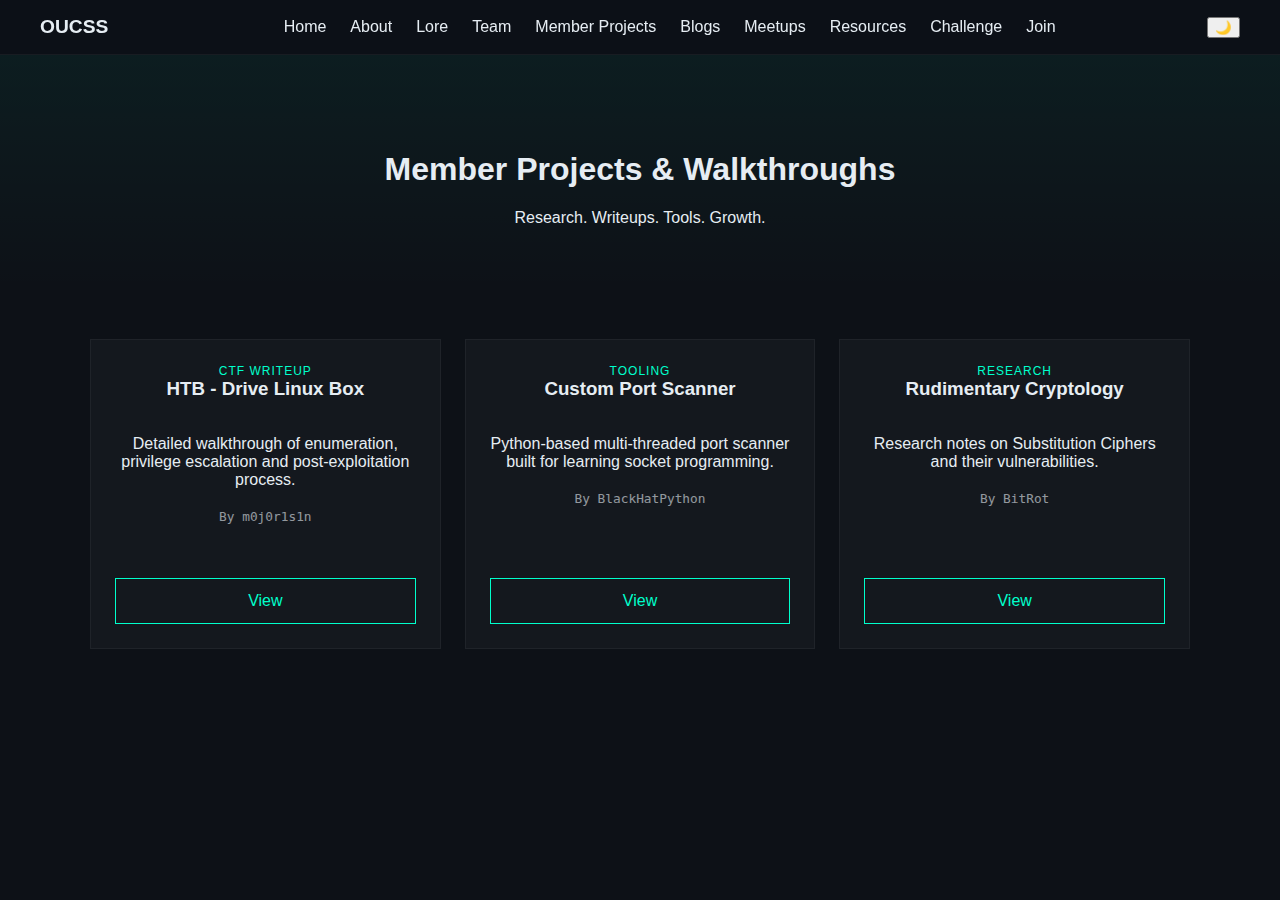
<file: projects.html>
<!DOCTYPE html>
<html lang="en">
<head>
  <meta charset="UTF-8">
  <meta name="viewport" content="width=device-width, initial-scale=1.0">
  <title>Member Projects | OUCSS</title>
  <link rel="stylesheet" href="/assets/css/style.css">
  <link rel="icon" type="image/x-icon" href="/favicon.ico">
</head>
<body>

<header class="navbar">
  <div class="nav-container">
    <div class="logo"><a href="/">OUCSS</a></div>

<nav class="nav-links" id="navLinks">
      <a href="index.html">Home</a>
      <a href="about.html">About</a>
      <a href="lore.html">Lore</a>
      <a href="team.html">Team</a>
      <a href="projects.html">Member Projects</a>
      <a href="blog.html">Blogs</a>
      <a href="meetups.html">Meetups</a>
      <a href="resources.html">Resources</a>
      <a href="challenge.html">Challenge</a>
      <a href="https://join.oucss.rocks" target="_blank">Join</a>
    </nav>

    <div class="nav-controls">
      <button id="themeToggle">🌙</button>
      <div class="hamburger" id="hamburger">
        <span></span><span></span><span></span>
      </div>
    </div>
  </div>
</header>

<section class="page-hero">
  <h1>Member Projects & Walkthroughs</h1>
  <p>Research. Writeups. Tools. Growth.</p>
</section>

<section class="projects-section">
  <div class="projects-container">

    <div class="project-card">
      <span class="project-tag">CTF Writeup</span>
      <h3>HTB - Drive Linux Box</h3>
      <p>Detailed walkthrough of enumeration, privilege escalation and post-exploitation process.</p>
      <p class="project-author">By m0j0r1s1n</p>
      <a href="https://m0j0r1s1n.github.io/ctf-writeups/writeups/linux/easy/drive.html" target="_blank" class="btn-secondary">View</a>
    </div>

    <div class="project-card">
      <span class="project-tag">Tooling</span>
      <h3>Custom Port Scanner</h3>
      <p>Python-based multi-threaded port scanner built for learning socket programming.</p>
      <p class="project-author">By BlackHatPython</p>
      <a href="https://github.com/m0j0r1s1n/blackhat-python3/tree/master/chapter03" target="_blank" class="btn-secondary">View</a>
    </div>

    <div class="project-card">
      <span class="project-tag">Research</span>
      <h3>Rudimentary Cryptology</h3>
      <p>Research notes on Substitution Ciphers and their vulnerabilities.</p>
      <p class="project-author">By BitRot</p>
      <a href="https://cmdshell.uk/grav/en/blog/2026-03-01_rudimentary-cryptology-substitution-ciphers" target="_blank" class="btn-secondary">View</a>
    </div>

  </div>
</section>

<script src="/assets/js/theme.js"></script>
<script src="/assets/js/main.js"></script>
</body>
</html>
</file>
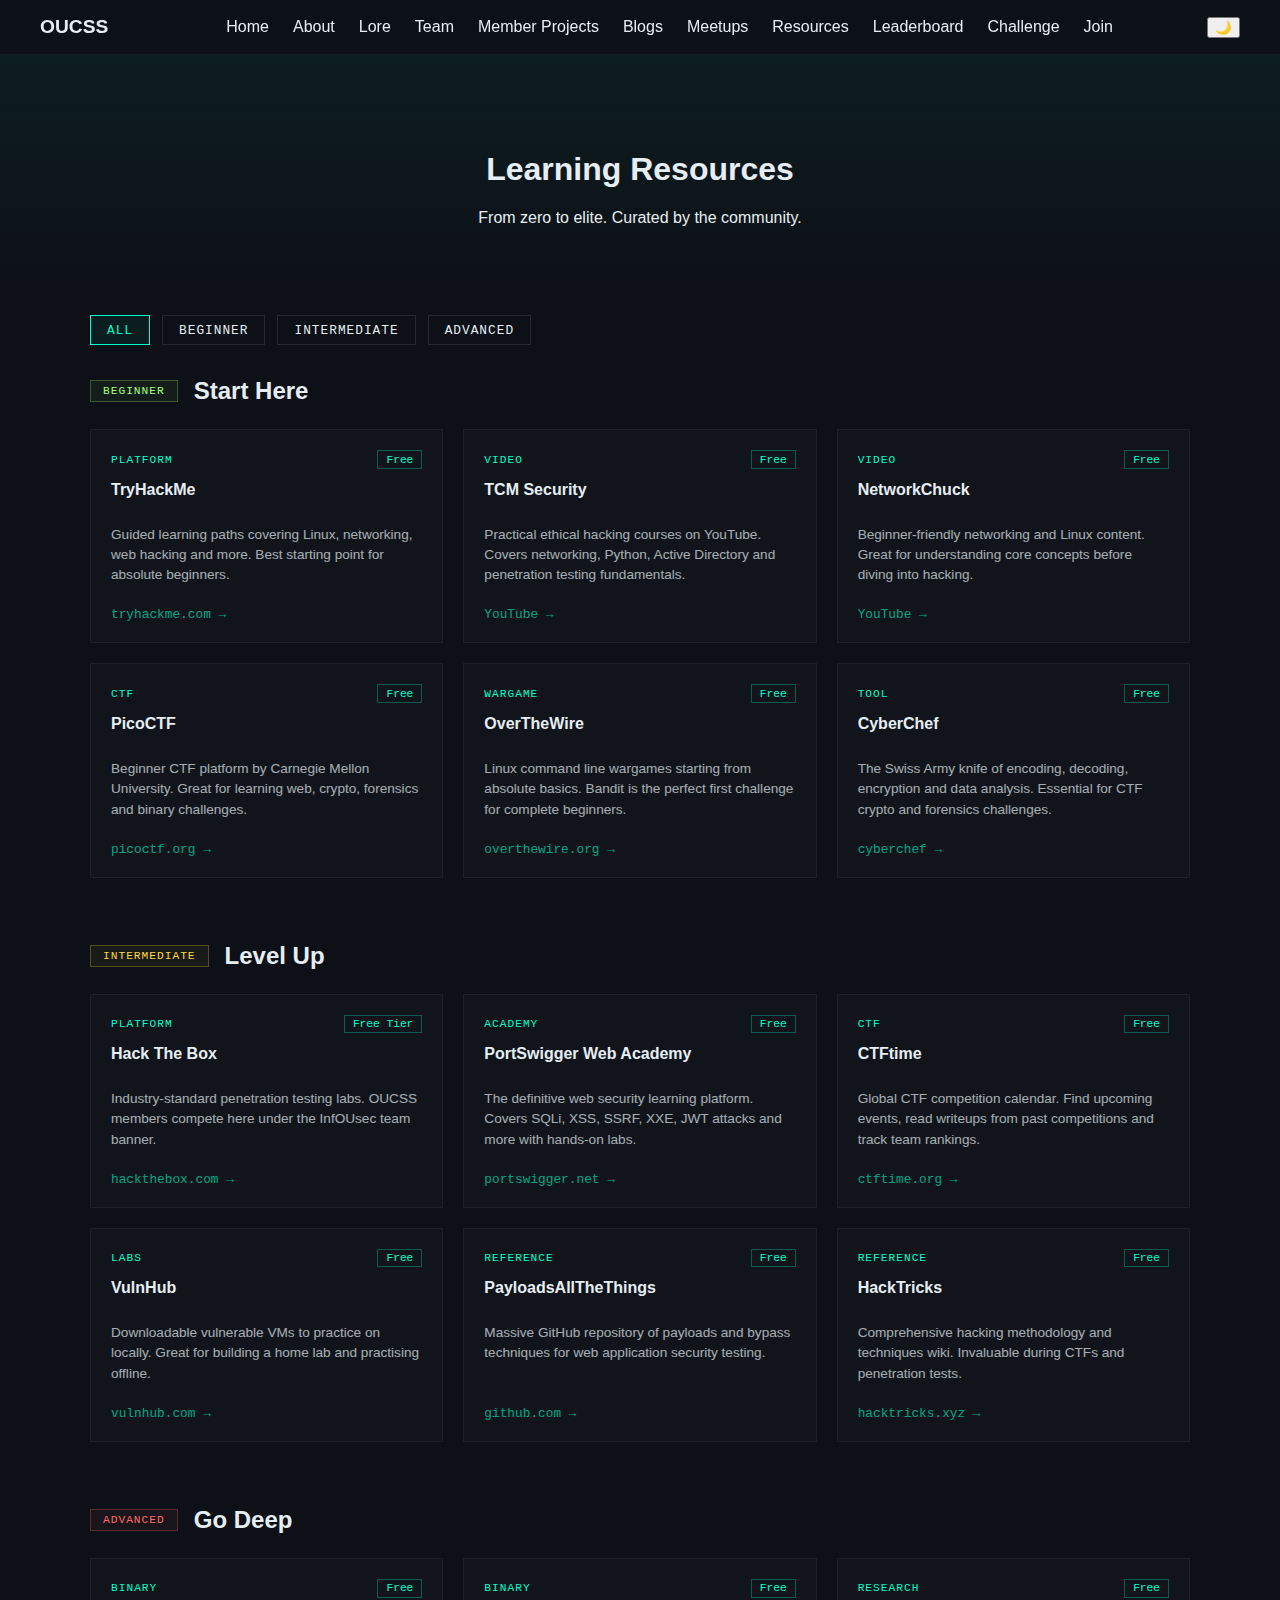
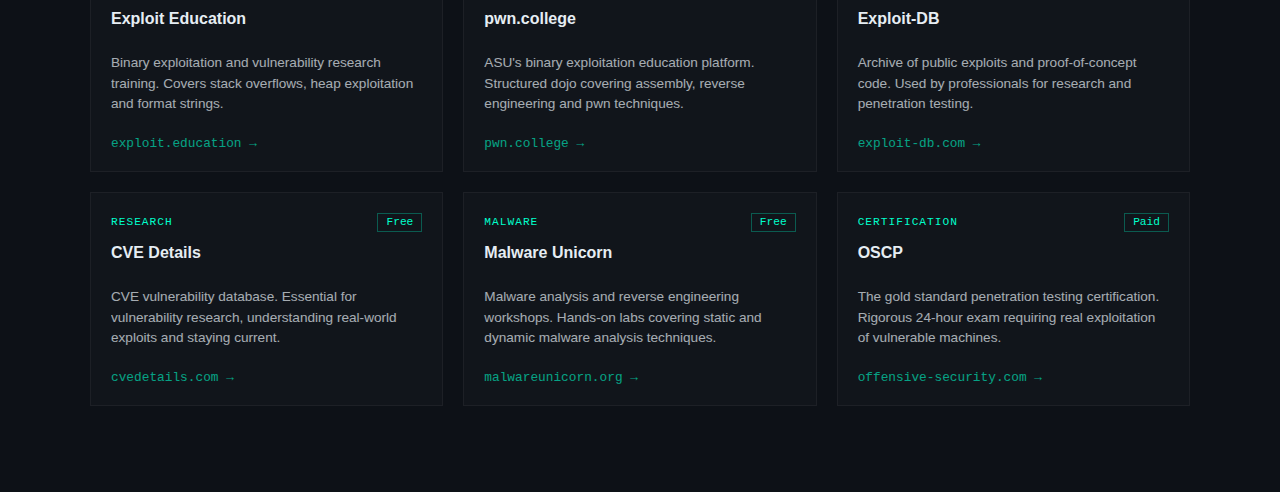
<file: resources.html>
<!DOCTYPE html>
<html lang="en">
<head>
  <meta charset="UTF-8">
  <meta name="viewport" content="width=device-width, initial-scale=1.0">
  <meta name="description" content="OUCSS Learning Resources - Curated cybersecurity resources for all skill levels.">
  <meta property="og:title" content="Resources | OUCSS">
  <meta property="og:type" content="website">
  <title>Resources | OUCSS</title>
  <link rel="icon" type="image/x-icon" href="/favicon.ico">
  <link rel="stylesheet" href="/assets/css/style.css">
</head>
<body>
<header class="navbar">
  <div class="nav-container">
    <div class="logo"><a href="/">OUCSS</a></div>
    <nav class="nav-links" id="navLinks">
      <a href="index.html">Home</a>
      <a href="about.html">About</a>
      <a href="lore.html">Lore</a>
      <a href="team.html">Team</a>
      <a href="projects.html">Member Projects</a>
      <a href="blog.html">Blogs</a>
      <a href="meetups.html">Meetups</a>
      <a href="resources.html">Resources</a>
      <a href="leaderboard.html">Leaderboard</a>
      <a href="challenge.html">Challenge</a>
      <a href="https://join.oucss.rocks" target="_blank">Join</a>
    </nav>
    <div class="nav-controls">
      <button id="themeToggle">🌙</button>
      <div class="hamburger" id="hamburger">
        <span></span><span></span><span></span>
      </div>
    </div>
  </div>
</header>

<section class="page-hero">
  <h1>Learning Resources</h1>
  <p>From zero to elite. Curated by the community.</p>
</section>

<section class="resource-filter-section">
  <div class="resource-filter-container">
    <button class="filter-btn active" data-filter="all">All</button>
    <button class="filter-btn" data-filter="beginner">Beginner</button>
    <button class="filter-btn" data-filter="intermediate">Intermediate</button>
    <button class="filter-btn" data-filter="advanced">Advanced</button>
  </div>
</section>

<section class="resources-section">
  <div class="resources-container">

    <div class="resource-group" data-level="beginner">
      <div class="resource-group-header">
        <span class="resource-level-badge beginner">Beginner</span>
        <h2>Start Here</h2>
      </div>
      <div class="resource-grid">
        <a href="https://tryhackme.com" target="_blank" class="resource-card">
          <div class="resource-card-top"><span class="resource-type">Platform</span><span class="resource-free">Free</span></div>
          <h3>TryHackMe</h3>
          <p>Guided learning paths covering Linux, networking, web hacking and more. Best starting point for absolute beginners.</p>
          <span class="resource-link">tryhackme.com →</span>
        </a>
        <a href="https://www.youtube.com/@TCMSecurityAcademy" target="_blank" class="resource-card">
          <div class="resource-card-top"><span class="resource-type">Video</span><span class="resource-free">Free</span></div>
          <h3>TCM Security</h3>
          <p>Practical ethical hacking courses on YouTube. Covers networking, Python, Active Directory and penetration testing fundamentals.</p>
          <span class="resource-link">YouTube →</span>
        </a>
        <a href="https://www.youtube.com/@NetworkChuck" target="_blank" class="resource-card">
          <div class="resource-card-top"><span class="resource-type">Video</span><span class="resource-free">Free</span></div>
          <h3>NetworkChuck</h3>
          <p>Beginner-friendly networking and Linux content. Great for understanding core concepts before diving into hacking.</p>
          <span class="resource-link">YouTube →</span>
        </a>
        <a href="https://picoctf.org" target="_blank" class="resource-card">
          <div class="resource-card-top"><span class="resource-type">CTF</span><span class="resource-free">Free</span></div>
          <h3>PicoCTF</h3>
          <p>Beginner CTF platform by Carnegie Mellon University. Great for learning web, crypto, forensics and binary challenges.</p>
          <span class="resource-link">picoctf.org →</span>
        </a>
        <a href="https://overthewire.org/wargames/" target="_blank" class="resource-card">
          <div class="resource-card-top"><span class="resource-type">Wargame</span><span class="resource-free">Free</span></div>
          <h3>OverTheWire</h3>
          <p>Linux command line wargames starting from absolute basics. Bandit is the perfect first challenge for complete beginners.</p>
          <span class="resource-link">overthewire.org →</span>
        </a>
        <a href="https://gchq.github.io/CyberChef" target="_blank" class="resource-card">
          <div class="resource-card-top"><span class="resource-type">Tool</span><span class="resource-free">Free</span></div>
          <h3>CyberChef</h3>
          <p>The Swiss Army knife of encoding, decoding, encryption and data analysis. Essential for CTF crypto and forensics challenges.</p>
          <span class="resource-link">cyberchef →</span>
        </a>
      </div>
    </div>

    <div class="resource-group" data-level="intermediate">
      <div class="resource-group-header">
        <span class="resource-level-badge intermediate">Intermediate</span>
        <h2>Level Up</h2>
      </div>
      <div class="resource-grid">
        <a href="https://hackthebox.com" target="_blank" class="resource-card">
          <div class="resource-card-top"><span class="resource-type">Platform</span><span class="resource-free">Free Tier</span></div>
          <h3>Hack The Box</h3>
          <p>Industry-standard penetration testing labs. OUCSS members compete here under the InfOUsec team banner.</p>
          <span class="resource-link">hackthebox.com →</span>
        </a>
        <a href="https://portswigger.net/web-security" target="_blank" class="resource-card">
          <div class="resource-card-top"><span class="resource-type">Academy</span><span class="resource-free">Free</span></div>
          <h3>PortSwigger Web Academy</h3>
          <p>The definitive web security learning platform. Covers SQLi, XSS, SSRF, XXE, JWT attacks and more with hands-on labs.</p>
          <span class="resource-link">portswigger.net →</span>
        </a>
        <a href="https://ctftime.org" target="_blank" class="resource-card">
          <div class="resource-card-top"><span class="resource-type">CTF</span><span class="resource-free">Free</span></div>
          <h3>CTFtime</h3>
          <p>Global CTF competition calendar. Find upcoming events, read writeups from past competitions and track team rankings.</p>
          <span class="resource-link">ctftime.org →</span>
        </a>
        <a href="https://www.vulnhub.com" target="_blank" class="resource-card">
          <div class="resource-card-top"><span class="resource-type">Labs</span><span class="resource-free">Free</span></div>
          <h3>VulnHub</h3>
          <p>Downloadable vulnerable VMs to practice on locally. Great for building a home lab and practising offline.</p>
          <span class="resource-link">vulnhub.com →</span>
        </a>
        <a href="https://github.com/swisskyrepo/PayloadsAllTheThings" target="_blank" class="resource-card">
          <div class="resource-card-top"><span class="resource-type">Reference</span><span class="resource-free">Free</span></div>
          <h3>PayloadsAllTheThings</h3>
          <p>Massive GitHub repository of payloads and bypass techniques for web application security testing.</p>
          <span class="resource-link">github.com →</span>
        </a>
        <a href="https://book.hacktricks.xyz" target="_blank" class="resource-card">
          <div class="resource-card-top"><span class="resource-type">Reference</span><span class="resource-free">Free</span></div>
          <h3>HackTricks</h3>
          <p>Comprehensive hacking methodology and techniques wiki. Invaluable during CTFs and penetration tests.</p>
          <span class="resource-link">hacktricks.xyz →</span>
        </a>
      </div>
    </div>

    <div class="resource-group" data-level="advanced">
      <div class="resource-group-header">
        <span class="resource-level-badge advanced">Advanced</span>
        <h2>Go Deep</h2>
      </div>
      <div class="resource-grid">
        <a href="https://exploit.education" target="_blank" class="resource-card">
          <div class="resource-card-top"><span class="resource-type">Binary</span><span class="resource-free">Free</span></div>
          <h3>Exploit Education</h3>
          <p>Binary exploitation and vulnerability research training. Covers stack overflows, heap exploitation and format strings.</p>
          <span class="resource-link">exploit.education →</span>
        </a>
        <a href="https://pwn.college" target="_blank" class="resource-card">
          <div class="resource-card-top"><span class="resource-type">Binary</span><span class="resource-free">Free</span></div>
          <h3>pwn.college</h3>
          <p>ASU's binary exploitation education platform. Structured dojo covering assembly, reverse engineering and pwn techniques.</p>
          <span class="resource-link">pwn.college →</span>
        </a>
        <a href="https://www.exploit-db.com" target="_blank" class="resource-card">
          <div class="resource-card-top"><span class="resource-type">Research</span><span class="resource-free">Free</span></div>
          <h3>Exploit-DB</h3>
          <p>Archive of public exploits and proof-of-concept code. Used by professionals for research and penetration testing.</p>
          <span class="resource-link">exploit-db.com →</span>
        </a>
        <a href="https://www.cvedetails.com" target="_blank" class="resource-card">
          <div class="resource-card-top"><span class="resource-type">Research</span><span class="resource-free">Free</span></div>
          <h3>CVE Details</h3>
          <p>CVE vulnerability database. Essential for vulnerability research, understanding real-world exploits and staying current.</p>
          <span class="resource-link">cvedetails.com →</span>
        </a>
        <a href="https://malwareunicorn.org" target="_blank" class="resource-card">
          <div class="resource-card-top"><span class="resource-type">Malware</span><span class="resource-free">Free</span></div>
          <h3>Malware Unicorn</h3>
          <p>Malware analysis and reverse engineering workshops. Hands-on labs covering static and dynamic malware analysis techniques.</p>
          <span class="resource-link">malwareunicorn.org →</span>
        </a>
        <a href="https://www.offensive-security.com/pwk-oscp/" target="_blank" class="resource-card">
          <div class="resource-card-top"><span class="resource-type">Certification</span><span class="resource-free">Paid</span></div>
          <h3>OSCP</h3>
          <p>The gold standard penetration testing certification. Rigorous 24-hour exam requiring real exploitation of vulnerable machines.</p>
          <span class="resource-link">offensive-security.com →</span>
        </a>
      </div>
    </div>

  </div>
</section>

<script src="/assets/js/theme.js"></script>
<script src="/assets/js/main.js"></script>
<script>
  const filterBtns = document.querySelectorAll('.filter-btn');
  const resourceGroups = document.querySelectorAll('.resource-group');
  filterBtns.forEach(btn => {
    btn.addEventListener('click', () => {
      filterBtns.forEach(b => b.classList.remove('active'));
      btn.classList.add('active');
      const filter = btn.dataset.filter;
      resourceGroups.forEach(group => {
        group.style.display = (filter === 'all' || group.dataset.level === filter) ? 'block' : 'none';
      });
    });
  });
</script>
</body>
</html>
</file>
<file: assets/css/style.css>
/* =========================
   ROOT VARIABLES
========================= */

:root {
  --bg-dark: #0d1117;
  --bg-light: #e2e2e2;
  --primary: #00ffcc;
  --accent: #8a2be2;
  --text-dark: #e6edf3;
  --text-light: #111;
}

/* =========================
   GLOBAL
========================= */

body {
  margin: 0;
  font-family: Arial, sans-serif;
  background: var(--bg-dark);
  color: var(--text-dark);
  transition: 0.3s ease;
}

body.light-mode {
  background: #e2e2e2;
  color: #1a1a1a;
  --text-dark: #1a1a1a;
  --primary: #007a60;
  --bg-dark: #e2e2e2;
  --bg-light: #e2e2e2;
}

/* =========================
   LIGHT MODE OVERRIDES
========================= */

/* --- Navbar --- */
body.light-mode .navbar {
  background: rgba(210,210,210,0.97);
  border-bottom: 1px solid rgba(0,0,0,0.12);
}
body.light-mode .nav-links a { color: #1a1a1a; }
body.light-mode .hamburger span { background: #1a1a1a; }

@media (max-width: 768px) {
  body.light-mode .nav-links {
    background: #f4f4f4;
    border: 1px solid rgba(0,0,0,0.1);
  }
}

/* --- Buttons --- */
body.light-mode .btn-secondary {
  color: #007a60;
  border-color: #007a60;
}
body.light-mode .btn-secondary:hover {
  background: #007a60;
  color: #fff;
}

/* --- Page hero --- */
body.light-mode .page-hero {
  background: linear-gradient(to bottom, rgba(0,160,120,0.07), transparent);
}

/* --- Hero grid --- */
body.light-mode .hero-grid {
  background-image:
    linear-gradient(rgba(0,120,90,0.12) 1px, transparent 1px),
    linear-gradient(90deg, rgba(0,120,90,0.12) 1px, transparent 1px);
}

/* --- All cards: white so they pop off the grey background --- */
body.light-mode .team-card,
body.light-mode .project-card,
body.light-mode .meetup-card,
body.light-mode .ctf-info-card,
body.light-mode .progress-card,
body.light-mode .step-card,
body.light-mode .lore-entry-content,
body.light-mode .lore-event-card,
body.light-mode .resource-card,
body.light-mode .blog-card {
  background: #ffffff;
  border-color: #c8c8c8;
  color: #1a1a1a;
}
body.light-mode .meetup-card.featured {
  background: #f0fdf9;
  border-color: #34c997;
}
body.light-mode .lore-event-card.add-yours {
  border-color: #b0b0b0;
}

/* --- Card body text: override all opacity-dimmed paragraphs --- */
body.light-mode .team-card p,
body.light-mode .project-card p,
body.light-mode .meetup-info p,
body.light-mode .meetup-suggest-container p,
body.light-mode .ctf-info-card p,
body.light-mode .progress-card p,
body.light-mode .step-card p,
body.light-mode .lore-entry-content p,
body.light-mode .lore-intro-container p,
body.light-mode .lore-event-card p,
body.light-mode .resource-card p,
body.light-mode .blog-excerpt,
body.light-mode .about-container p,
body.light-mode .hero p {
  opacity: 1;
  color: #444;
}

/* --- Force ALL headings dark --- */
body.light-mode h1,
body.light-mode h2,
body.light-mode h3,
body.light-mode h4 {
  color: #1a1a1a !important;
}

/* --- Force ALL body text readable --- */
body.light-mode p,
body.light-mode li {
  color: #444 !important;
  opacity: 1 !important;
}

/* --- Force all meta/label text readable --- */
body.light-mode .blog-date          { color: #888 !important;   opacity: 1 !important; }
body.light-mode .blog-author        { color: #007a60 !important; opacity: 1 !important; }
body.light-mode .blog-read-more     { color: #007a60 !important; }
body.light-mode .project-author     { color: #666 !important;   opacity: 1 !important; }
body.light-mode .meetup-month       { color: #555 !important;   opacity: 1 !important; }
body.light-mode .meetup-tag         { color: #007a60 !important; opacity: 1 !important; }
body.light-mode .lore-events-subtitle { color: #555 !important; opacity: 1 !important; }
body.light-mode .lore-file-date     { color: #777 !important;   opacity: 1 !important; }
body.light-mode .lore-section-title { color: #007a60 !important; opacity: 1 !important; }
body.light-mode .resource-link      { color: #007a60 !important; opacity: 1 !important; }
body.light-mode .step-number        { color: #34c997 !important; opacity: 1 !important; }
body.light-mode .role               { color: #007a60 !important; }
body.light-mode .lore-year          { color: #007a60 !important; }
body.light-mode .lore-event-year    { color: #007a60 !important; opacity: 1 !important; }
body.light-mode .meetup-day         { color: #007a60 !important; }
body.light-mode .project-tag        { color: #007a60 !important; }

/* --- Keep terminal internals neon (they stay dark bg) --- */
body.light-mode .blog-submit-terminal h1,
body.light-mode .blog-submit-terminal h2,
body.light-mode .blog-submit-terminal h3,
body.light-mode .blog-submit-terminal p,
body.light-mode .notfound-terminal h1,
body.light-mode .notfound-terminal h2,
body.light-mode .notfound-terminal h3,
body.light-mode .notfound-terminal p {
  color: #e6edf3 !important;
  opacity: 0.85 !important;
}

/* --- Neon tag colours: replace with dark-bg-friendly equivalents --- */
/* Blog tags */
body.light-mode .blog-tag.ctf        { color: #007a60; border-color: rgba(0,122,96,0.35);   background: rgba(0,122,96,0.09); }
body.light-mode .blog-tag.research   { color: #c0392b; border-color: rgba(192,57,43,0.35);  background: rgba(192,57,43,0.08); }
body.light-mode .blog-tag.tooling    { color: #b8860b; border-color: rgba(184,134,11,0.35); background: rgba(184,134,11,0.08); }
body.light-mode .blog-tag.walkthrough{ color: #2e7d32; border-color: rgba(46,125,50,0.35);  background: rgba(46,125,50,0.08); }
body.light-mode .blog-tag.blog-sites { color: #6a1fc2; border-color: rgba(106,31,194,0.35); background: rgba(106,31,194,0.08); }

/* Resource level badges */
body.light-mode .resource-level-badge.beginner     { color: #2e7d32; border-color: #2e7d3266; background: rgba(46,125,50,0.07); }
body.light-mode .resource-level-badge.intermediate { color: #b8860b; border-color: #b8860b66; background: rgba(184,134,11,0.07); }
body.light-mode .resource-level-badge.advanced     { color: #c0392b; border-color: #c0392b66; background: rgba(192,57,43,0.07); }

/* Lore entry tags */
body.light-mode .lore-entry-tag.origin     { color: #007a60; border-color: #34c99766; }
body.light-mode .lore-entry-tag.expansion  { color: #b8860b; border-color: #b8860b66; }
body.light-mode .lore-entry-tag.milestone  { color: #2e7d32; border-color: #2e7d3266; }
body.light-mode .lore-entry-tag.operations { color: #1565c0; border-color: #1565c066; }
body.light-mode .lore-entry-tag.present    { color: #c0392b; border-color: #c0392b66; }
body.light-mode .lore-entry-tag.future-tag { color: #6a1fc2; border-color: #6a1fc266; }

/* --- Acknowledgement box --- */
body.light-mode .acknowledgement-box {
  background: #f8f8f8;
  border-left-color: #34c997;
  color: #1a1a1a;
}

/* --- Section backgrounds --- */
body.light-mode .meetup-join-section {
  background: #d8d8d8;
  border-top-color: #c0c0c0;
  border-bottom-color: #c0c0c0;
}
body.light-mode .lore-events-section {
  background: #d8d8d8;
  border-top-color: #c0c0c0;
}
body.light-mode .lore-intro-section {
  border-bottom-color: #c0c0c0;
}

/* --- Lore timeline dot --- */
body.light-mode .lore-dot { border-color: #e2e2e2; }

/* --- Resource group header --- */
body.light-mode .resource-group-header h2 { color: #1a1a1a; }

/* --- Filter buttons --- */
body.light-mode .filter-btn {
  background: #fff;
  border-color: #b0b0b0;
  color: #333;
}
body.light-mode .filter-btn:hover,
body.light-mode .filter-btn.active {
  border-color: #007a60;
  color: #007a60;
  background: rgba(0,122,96,0.08);
}

/* --- Terminal widgets (kept dark intentionally) --- */
body.light-mode .blog-submit-terminal,
body.light-mode .notfound-terminal {
  background: #16213e;
  border-color: rgba(0,255,204,0.4);
  --primary: #00ffcc;
  --text-dark: #e6edf3;
}
body.light-mode .terminal-bar {
  background: rgba(255,255,255,0.06);
  border-bottom-color: rgba(255,255,255,0.06);
}

/* --- Leaderboard --- */
body.light-mode .lb-embed-wrapper {
  background: #fff;
  border-color: #c8e6de;
}
body.light-mode .lb-table td { border-bottom-color: rgba(0,0,0,0.07); }
body.light-mode .lb-table tr:hover td { background: rgba(0,122,96,0.05); }
body.light-mode .leaderboard-meta { opacity: 1; color: #555; }
body.light-mode .leaderboard-meta a { color: #007a60; }
body.light-mode .lb-open-link { color: #007a60; }
body.light-mode .podium-name { color: #1a1a1a; }

/* --- Footer --- */
body.light-mode .site-footer {
  background: #cacaca;
  border-top: 1px solid #b0b0b0;
}
body.light-mode .footer-brand p { opacity: 1; color: #444; }
body.light-mode .footer-col a { color: #333; opacity: 1; }
body.light-mode .footer-col a:hover { color: #007a60; }
body.light-mode .footer-socials a { color: #444; opacity: 1; }
body.light-mode .footer-socials a:hover { color: #007a60; }
body.light-mode .footer-bottom { border-top-color: #b0b0b0; }
body.light-mode .footer-bottom p { opacity: 1; color: #666; }

h1, h2, h3 {
  margin-top: 0;
}

section {
  position: relative;
}

/* =========================
   NAVBAR
========================= */

.navbar {
  position: sticky;
  top: 0;
  backdrop-filter: blur(10px);
  background: rgba(13,17,23,0.85);
  border-bottom: 1px solid rgba(255,255,255,0.05);
  z-index: 1000;
}

.nav-container {
  max-width: 1200px;
  margin: auto;
  padding: 1rem 2rem;
  display: flex;
  justify-content: space-between;
  align-items: center;
}

.logo {
  font-weight: bold;
  font-size: 1.2rem;
}

.nav-links {
  display: flex;
}

.nav-links a {
  margin-left: 1.5rem;
  color: var(--text-dark);
  text-decoration: none;
  transition: 0.3s ease;
}

.nav-links a:hover {
  color: var(--primary);
}

/* =========================
   MOBILE NAV
========================= */

.hamburger {
  display: none;
  flex-direction: column;
  cursor: pointer;
}

.hamburger span {
  height: 2px;
  width: 25px;
  background: var(--text-dark);
  margin-bottom: 5px;
}

@media (max-width: 768px) {

  .nav-links {
    display: none;
    flex-direction: column;
    background: rgba(13,17,23,0.95);
    position: absolute;
    top: 60px;
    right: 0;
    width: 200px;
    padding: 1rem;
  }

  .nav-links.active {
    display: flex;
  }

  .hamburger {
    display: flex;
  }
}

/* =========================
   HERO SECTION
========================= */

.hero {
  height: 100vh;
  display: flex;
  justify-content: center;
  align-items: center;
  text-align: center;
  overflow: hidden;
}

.hero-content {
  z-index: 1;
}

.hero h1 {
  font-size: 3rem;
  letter-spacing: 1px;
}

.hero p {
  font-size: 1.2rem;
  opacity: 0.8;
}

.hero-buttons {
  margin-top: 2rem;
}

.hero-grid {
  position: absolute;
  inset: 0;
  background-image:
    linear-gradient(rgba(0,255,204,0.08) 1px, transparent 1px),
    linear-gradient(90deg, rgba(0,255,204,0.08) 1px, transparent 1px);
  background-size: 40px 40px;
  animation: moveGrid 20s linear infinite;
}

@keyframes moveGrid {
  from { background-position: 0 0; }
  to { background-position: 40px 40px; }
}

/* =========================
   BUTTONS
========================= */

.btn-primary, .btn-secondary {
  padding: 0.8rem 1.5rem;
  text-decoration: none;
  transition: 0.3s ease;
}

.btn-primary {
  background: var(--primary);
  color: black;
}

.btn-primary:hover {
  transform: translateY(-3px);
  box-shadow: 0 0 15px var(--primary);
}

.btn-secondary {
  border: 1px solid var(--primary);
  color: var(--primary);
}

.btn-secondary:hover {
  background: var(--primary);
  color: black;
}

/* =========================
   PAGE HERO (About/Team)
========================= */

.page-hero {
  padding: 6rem 2rem 3rem 2rem;
  text-align: center;
  background: linear-gradient(to bottom, rgba(0,255,204,0.05), transparent);
}

/* =========================
   ABOUT PAGE
========================= */

.about-section {
  padding: 3rem 2rem 6rem 2rem;
}

.about-container {
  max-width: 900px;
  margin: auto;
  line-height: 1.7;
}

.about-container h2 {
  margin-top: 3rem;
  color: var(--primary);
}

.about-container ul {
  margin-left: 1.5rem;
}

.about-cta {
  margin-top: 3rem;
  text-align: center;
}

/* =========================
   TEAM PAGE
========================= */

.team-section {
  padding: 3rem 2rem 6rem 2rem;
}

.team-container {
  max-width: 1100px;
  margin: auto;
  margin-bottom: 4rem;
}

.team-container h2 {
  color: var(--primary);
  margin-bottom: 2rem;
}

.team-grid {
  display: grid;
  grid-template-columns: repeat(auto-fit, minmax(250px, 1fr));
  gap: 1.5rem;
}

.team-card {
  background: rgba(255,255,255,0.03);
  padding: 1.5rem;
  border: 1px solid rgba(255,255,255,0.05);
  transition: 0.3s ease;
}

.team-card:hover {
  border-color: var(--primary);
  transform: translateY(-5px);
  box-shadow: 0 0 15px rgba(0,255,204,0.3);
}

.team-card p {
  font-size: 0.9rem;
  opacity: 0.85;
}

.role {
  display: inline-block;
  font-size: 0.85rem;
  color: var(--primary);
  margin-bottom: 0.5rem;
}

.acknowledgement-box {
  background: rgba(255,255,255,0.03);
  padding: 1.5rem;
  border-left: 3px solid var(--primary);
}

/* =========================
   PROGRESSION SECTION
========================= */

.progression {
  padding: 4rem 2rem;
  text-align: center;
}

.progress-grid {
  display: grid;
  grid-template-columns: repeat(auto-fit, minmax(250px, 1fr));
  gap: 1.5rem;
  margin-top: 2rem;
}

.progress-card {
  background: rgba(255,255,255,0.03);
  padding: 1.5rem;
  border: 1px solid rgba(255,255,255,0.05);
  transition: 0.3s ease;
}

.progress-card:hover {
  border-color: var(--primary);
}

/* =========================
   PROJECTS PAGE
========================= */

.projects-section {
  padding: 3rem 2rem 6rem 2rem;
}

.projects-container {
  max-width: 1100px;
  margin: auto;
  display: grid;
  grid-template-columns: repeat(auto-fit, minmax(280px, 1fr));
  gap: 1.5rem;
}

.project-card {
  background: rgba(255,255,255,0.03);
  padding: 1.5rem;
  border: 1px solid rgba(255,255,255,0.05);
  transition: 0.3s ease;
  display: flex;
  flex-direction: column;
  min-height: 100%;
  text-align: center;
}

.project-card a {
  margin-top: auto;
}

.project-card:hover {
  border-color: var(--primary);
  box-shadow: 0 0 15px rgba(0,255,204,0.3);
  transform: translateY(-5px);
}

.project-tag {
  font-size: 0.75rem;
  color: var(--primary);
  text-transform: uppercase;
  letter-spacing: 1px;
}
/* =========================
   MEETUPS PAGE
========================= */

.meetups-section {
  padding: 3rem 2rem 4rem 2rem;
}

.meetups-container {
  max-width: 1100px;
  margin: auto;
}

.meetups-header {
  display: flex;
  align-items: center;
  gap: 1rem;
  margin-bottom: 2rem;
}

.meetups-header h2 {
  color: var(--primary);
  margin: 0;
}

.meetups-badge {
  font-size: 0.75rem;
  text-transform: uppercase;
  letter-spacing: 1px;
  border: 1px solid var(--primary);
  color: var(--primary);
  padding: 0.25rem 0.75rem;
}

.meetups-grid {
  display: grid;
  grid-template-columns: repeat(auto-fit, minmax(300px, 1fr));
  gap: 1.5rem;
}

.meetup-card {
  background: rgba(255,255,255,0.03);
  border: 1px solid rgba(255,255,255,0.05);
  padding: 1.5rem;
  display: flex;
  flex-direction: column;
  gap: 1rem;
  transition: 0.3s ease;
  position: relative;
  overflow: hidden;
}

.meetup-card:hover {
  border-color: var(--primary);
  transform: translateY(-5px);
  box-shadow: 0 0 20px rgba(0,255,204,0.15);
}

.meetup-card.featured {
  border-color: rgba(0,255,204,0.3);
  background: rgba(0,255,204,0.04);
}

.meetup-glow {
  position: absolute;
  top: -40px;
  right: -40px;
  width: 120px;
  height: 120px;
  background: radial-gradient(circle, rgba(0,255,204,0.15), transparent 70%);
  pointer-events: none;
}

.meetup-date {
  display: flex;
  flex-direction: column;
  line-height: 1;
}

.meetup-day {
  font-size: 2rem;
  font-weight: bold;
  color: var(--primary);
}

.meetup-month {
  font-size: 0.85rem;
  opacity: 0.6;
  text-transform: uppercase;
  letter-spacing: 1px;
}

.meetup-tag {
  font-size: 0.75rem;
  text-transform: uppercase;
  letter-spacing: 1px;
  color: var(--primary);
  opacity: 0.8;
}

.meetup-info h3 {
  margin: 0.4rem 0 0.6rem 0;
  font-size: 1.1rem;
}

.meetup-info p {
  font-size: 0.9rem;
  opacity: 0.8;
  line-height: 1.6;
  margin-bottom: 1rem;
}

/* Steps */

.meetup-join-section {
  padding: 3rem 2rem 4rem 2rem;
  background: rgba(0,255,204,0.02);
  border-top: 1px solid rgba(255,255,255,0.05);
  border-bottom: 1px solid rgba(255,255,255,0.05);
}

.meetup-join-container {
  max-width: 1100px;
  margin: auto;
}

.meetup-join-container h2 {
  color: var(--primary);
  margin-bottom: 2rem;
}

.steps-grid {
  display: grid;
  grid-template-columns: repeat(auto-fit, minmax(250px, 1fr));
  gap: 1.5rem;
}

.step-card {
  padding: 1.5rem;
  border: 1px solid rgba(255,255,255,0.05);
  background: rgba(255,255,255,0.02);
  transition: 0.3s ease;
}

.step-card:hover {
  border-color: var(--primary);
}

.step-number {
  font-size: 2.5rem;
  font-weight: bold;
  color: var(--primary);
  opacity: 0.3;
  display: block;
  margin-bottom: 0.5rem;
}

.step-card h3 {
  color: var(--primary);
  margin-bottom: 0.5rem;
}

.step-card p {
  font-size: 0.9rem;
  opacity: 0.8;
  line-height: 1.6;
}

.step-card a {
  color: var(--primary);
}

/* Suggest section */

.meetup-suggest-section {
  padding: 4rem 2rem;
  text-align: center;
}

.meetup-suggest-container {
  max-width: 600px;
  margin: auto;
}

.meetup-suggest-container h2 {
  color: var(--primary);
  margin-bottom: 1rem;
}

.meetup-suggest-container p {
  opacity: 0.8;
  margin-bottom: 2rem;
  line-height: 1.7;
}

/* =========================
   BLOGS PAGE
========================= */

.nav-active {
  color: var(--primary) !important;
}

/* Filter bar */
.blog-filter-section {
  padding: 1.5rem 2rem 0 2rem;
}

.blog-filter-container {
  max-width: 1100px;
  margin: auto;
  display: flex;
  gap: 0.75rem;
  flex-wrap: wrap;
}

.filter-btn {
  background: transparent;
  border: 1px solid rgba(255,255,255,0.1);
  color: var(--text-dark);
  padding: 0.4rem 1rem;
  font-size: 0.8rem;
  text-transform: uppercase;
  letter-spacing: 1px;
  cursor: pointer;
  transition: 0.2s ease;
  font-family: 'Share Tech Mono', monospace;
}

.filter-btn:hover,
.filter-btn.active {
  border-color: var(--primary);
  color: var(--primary);
  background: rgba(0,255,204,0.05);
}

/* Blog grid */
.blogs-section {
  padding: 2rem 2rem 4rem 2rem;
}

.blogs-container {
  max-width: 1100px;
  margin: auto;
  display: grid;
  grid-template-columns: repeat(auto-fill, minmax(320px, 1fr));
  gap: 1.5rem;
}

.blog-card {
  background: rgba(255,255,255,0.02);
  border: 1px solid rgba(255,255,255,0.05);
  padding: 1.5rem;
  display: flex;
  flex-direction: column;
  gap: 0.75rem;
  transition: all 0.3s ease;
  position: relative;
  opacity: 1;
}

.blog-card:hover {
  border-color: var(--primary);
  transform: translateY(-4px);
  box-shadow: 0 0 20px rgba(0,255,204,0.1);
}

.blog-card-header {
  display: flex;
  justify-content: space-between;
  align-items: center;
}

.blog-tag {
  font-size: 0.7rem;
  text-transform: uppercase;
  letter-spacing: 1px;
  padding: 0.2rem 0.6rem;
  font-family: 'Share Tech Mono', monospace;
}

.blog-tag.ctf       { color: #00ffcc; border: 1px solid #00ffcc33; background: rgba(0,255,204,0.05); }
.blog-tag.research  { color: #ff6b6b; border: 1px solid #ff6b6b33; background: rgba(255,107,107,0.05); }
.blog-tag.tooling   { color: #ffd93d; border: 1px solid #ffd93d33; background: rgba(255,217,61,0.05); }
.blog-tag.walkthrough { color: #a8ff78; border: 1px solid #a8ff7833; background: rgba(168,255,120,0.05); }
.blog-tag.blog-sites { color: #b49fff; border: 1px solid #b49fff33; background: rgba(180,159,255,0.05); }

.blog-date {
  font-size: 0.75rem;
  opacity: 0.4;
  font-family: 'Share Tech Mono', monospace;
}

.blog-title {
  font-size: 1rem;
  font-family: 'Syne', sans-serif;
  font-weight: 700;
  line-height: 1.4;
  margin: 0;
  color: var(--text-dark);
}

.blog-excerpt {
  font-size: 0.85rem;
  opacity: 0.7;
  line-height: 1.6;
  margin: 0;
  flex-grow: 1;
}

.blog-meta {
  display: flex;
  justify-content: space-between;
  align-items: center;
  margin-top: auto;
}

.blog-author {
  font-size: 0.8rem;
  color: var(--primary);
  opacity: 0.7;
  font-family: 'Share Tech Mono', monospace;
}

.blog-read-more {
  font-size: 0.85rem;
  color: var(--primary);
  text-decoration: none;
  font-family: 'Share Tech Mono', monospace;
  transition: 0.2s ease;
}

.blog-read-more:hover {
  letter-spacing: 2px;
}

.blog-card-line {
  position: absolute;
  bottom: 0;
  left: 0;
  width: 0;
  height: 2px;
  background: var(--primary);
  transition: width 0.4s ease;
}

.blog-card:hover .blog-card-line {
  width: 100%;
}

/* Terminal submit section */
.blog-submit-section {
  padding: 2rem 2rem 5rem 2rem;
}

.blog-submit-container {
  max-width: 700px;
  margin: auto;
}

.blog-submit-terminal {
  border: 1px solid rgba(0,255,204,0.3);
  background: rgba(0,0,0,0.4);
  overflow: hidden;
}

.terminal-bar {
  background: rgba(255,255,255,0.05);
  padding: 0.6rem 1rem;
  display: flex;
  align-items: center;
  gap: 0.5rem;
  border-bottom: 1px solid rgba(255,255,255,0.05);
}

.terminal-dot {
  width: 10px;
  height: 10px;
  border-radius: 50%;
}

.terminal-dot.red    { background: #ff5f57; }
.terminal-dot.yellow { background: #febc2e; }
.terminal-dot.green  { background: #28c840; }

.terminal-title {
  font-size: 0.75rem;
  opacity: 0.5;
  margin-left: 0.5rem;
  font-family: 'Share Tech Mono', monospace;
}

.terminal-body {
  padding: 1.5rem;
  display: flex;
  flex-direction: column;
  gap: 0.6rem;
}

.terminal-body p {
  margin: 0;
  font-size: 0.9rem;
  font-family: 'Share Tech Mono', monospace;
  opacity: 0.85;
}

.terminal-prompt {
  color: var(--primary);
  margin-right: 0.5rem;
}

.terminal-btn {
  margin-top: 1rem;
  display: inline-block;
  font-family: 'Share Tech Mono', monospace;
}

/* =========================
   LORE PAGE
========================= */

/* Hero */
.lore-hero {
  height: 60vh;
  display: flex;
  justify-content: center;
  align-items: center;
  text-align: center;
  position: relative;
  overflow: hidden;
  background: radial-gradient(ellipse at center, rgba(0,255,204,0.05) 0%, transparent 70%);
}

.lore-hero-content {
  z-index: 1;
}

.lore-classified {
  display: inline-block;
  font-family: 'Share Tech Mono', monospace;
  font-size: 0.75rem;
  letter-spacing: 6px;
  color: #ff6b6b;
  border: 1px solid #ff6b6b44;
  padding: 0.3rem 1rem;
  margin-bottom: 1.5rem;
  animation: flicker 4s infinite;
}

@keyframes flicker {
  0%, 95%, 100% { opacity: 1; }
  96% { opacity: 0.4; }
  97% { opacity: 1; }
  98% { opacity: 0.2; }
  99% { opacity: 1; }
}

.lore-hero h1 {
  font-family: 'Orbitron', sans-serif;
  font-size: 2.5rem;
  font-weight: 900;
  letter-spacing: 2px;
  margin-bottom: 1rem;
  color: var(--primary);
}

.lore-hero p {
  opacity: 0.6;
  font-size: 1rem;
  font-family: 'Share Tech Mono', monospace;
}

.lore-scanline {
  position: absolute;
  inset: 0;
  background: repeating-linear-gradient(
    0deg,
    transparent,
    transparent 2px,
    rgba(0,255,204,0.015) 2px,
    rgba(0,255,204,0.015) 4px
  );
  pointer-events: none;
}

/* Intro */
.lore-intro-section {
  padding: 3rem 2rem;
  border-bottom: 1px solid rgba(255,255,255,0.05);
}

.lore-intro-container {
  max-width: 900px;
  margin: auto;
}

.lore-file-header {
  display: flex;
  justify-content: space-between;
  align-items: center;
  margin-bottom: 1.5rem;
  padding-bottom: 0.75rem;
  border-bottom: 1px solid rgba(0,255,204,0.2);
}

.lore-file-tag {
  font-family: 'Share Tech Mono', monospace;
  font-size: 0.75rem;
  color: var(--primary);
  letter-spacing: 2px;
}

.lore-file-date {
  font-family: 'Share Tech Mono', monospace;
  font-size: 0.75rem;
  opacity: 0.4;
}

.lore-intro-container p {
  opacity: 0.8;
  line-height: 1.8;
  margin-bottom: 1rem;
}

/* Timeline */
.lore-timeline-section {
  padding: 3rem 2rem 5rem 2rem;
}

.lore-timeline-container {
  max-width: 900px;
  margin: auto;
}

.lore-section-title {
  font-family: 'Share Tech Mono', monospace;
  color: var(--primary);
  font-size: 0.9rem;
  letter-spacing: 2px;
  margin-bottom: 3rem;
  opacity: 0.7;
}

.lore-timeline {
  position: relative;
  padding-left: 2rem;
}

/* Timeline entry */
.lore-entry {
  display: grid;
  grid-template-columns: 40px 1fr;
  gap: 1.5rem;
  margin-bottom: 3rem;
  opacity: 0;
  transform: translateY(20px);
  transition: opacity 0.6s ease, transform 0.6s ease;
}

.lore-entry.visible {
  opacity: 1;
  transform: translateY(0);
}

.lore-entry-marker {
  display: flex;
  flex-direction: column;
  align-items: center;
  padding-top: 0.3rem;
}

.lore-dot {
  width: 14px;
  height: 14px;
  border-radius: 50%;
  background: var(--primary);
  border: 2px solid var(--bg-dark);
  box-shadow: 0 0 10px var(--primary);
  flex-shrink: 0;
  z-index: 1;
}

.lore-dot.pulse {
  animation: dotPulse 2s infinite;
}

@keyframes dotPulse {
  0%, 100% { box-shadow: 0 0 10px var(--primary); }
  50% { box-shadow: 0 0 25px var(--primary), 0 0 40px var(--primary); }
}

.lore-line {
  width: 1px;
  flex-grow: 1;
  background: linear-gradient(to bottom, var(--primary), transparent);
  opacity: 0.3;
  margin-top: 0.5rem;
}

/* Entry content */
.lore-entry-content {
  background: rgba(255,255,255,0.02);
  border: 1px solid rgba(255,255,255,0.05);
  padding: 1.5rem;
  transition: 0.3s ease;
}

.lore-entry-content:hover {
  border-color: rgba(0,255,204,0.3);
  box-shadow: 0 0 20px rgba(0,255,204,0.05);
}

.lore-entry-header {
  display: flex;
  align-items: center;
  gap: 1rem;
  margin-bottom: 0.75rem;
}

.lore-year {
  font-family: 'Orbitron', sans-serif;
  font-size: 1.1rem;
  font-weight: 700;
  color: var(--primary);
}

.lore-entry-tag {
  font-family: 'Share Tech Mono', monospace;
  font-size: 0.7rem;
  text-transform: uppercase;
  letter-spacing: 1px;
  padding: 0.2rem 0.6rem;
}

.lore-entry-tag.origin      { color: #00ffcc; border: 1px solid #00ffcc33; }
.lore-entry-tag.expansion   { color: #ffd93d; border: 1px solid #ffd93d33; }
.lore-entry-tag.milestone   { color: #a8ff78; border: 1px solid #a8ff7833; }
.lore-entry-tag.operations  { color: #6bc5ff; border: 1px solid #6bc5ff33; }
.lore-entry-tag.present     { color: #ff6b6b; border: 1px solid #ff6b6b33; }
.lore-entry-tag.future-tag  { color: #cc88ff; border: 1px solid #cc88ff33; animation: flicker 3s infinite; }

.lore-entry-content h3 {
  font-family: 'Orbitron', sans-serif;
  font-size: 1rem;
  font-weight: 700;
  margin-bottom: 0.75rem;
  color: var(--text-dark);
}

.lore-entry-content p {
  font-size: 0.9rem;
  opacity: 0.8;
  line-height: 1.7;
  margin-bottom: 0.75rem;
}

.lore-entry-content a:not(.btn-primary) {
  color: var(--primary);
  text-decoration: none;
}

.lore-entry-content a:not(.btn-primary):hover {
  text-decoration: underline;
}

.lore-entry.future .lore-entry-content {
  border-color: rgba(204,136,255,0.2);
}

/* Events section */
.lore-events-section {
  padding: 3rem 2rem 5rem 2rem;
  background: rgba(0,255,204,0.02);
  border-top: 1px solid rgba(255,255,255,0.05);
}

.lore-events-container {
  max-width: 1100px;
  margin: auto;
}

.lore-events-subtitle {
  opacity: 0.5;
  font-size: 0.85rem;
  margin-bottom: 2rem;
  font-family: 'Share Tech Mono', monospace;
}

.lore-events-grid {
  display: grid;
  grid-template-columns: repeat(auto-fit, minmax(250px, 1fr));
  gap: 1.5rem;
}

.lore-event-card {
  background: rgba(255,255,255,0.02);
  border: 1px solid rgba(255,255,255,0.05);
  padding: 1.5rem;
  transition: 0.3s ease;
  display: flex;
  flex-direction: column;
  gap: 0.5rem;
}

.lore-event-card:hover {
  border-color: var(--primary);
  transform: translateY(-4px);
  box-shadow: 0 0 20px rgba(0,255,204,0.1);
}

.lore-event-card.add-yours {
  border-style: dashed;
  border-color: rgba(255,255,255,0.1);
}

.lore-event-year {
  font-family: 'Share Tech Mono', monospace;
  font-size: 0.75rem;
  color: var(--primary);
  opacity: 0.7;
}

.lore-event-card h3 {
  font-size: 1rem;
  margin: 0;
}

.lore-event-card p {
  font-size: 0.85rem;
  opacity: 0.7;
  line-height: 1.6;
  flex-grow: 1;
}

.lore-event-link {
  font-family: 'Share Tech Mono', monospace;
  font-size: 0.8rem;
  color: var(--primary);
  text-decoration: none;
  transition: 0.2s ease;
  margin-top: auto;
}

.lore-event-link:hover {
  letter-spacing: 1px;
}
/* =========================
   NAV ACTIVE + LOGO LINK
========================= */

.nav-active {
  color: var(--primary) !important;
}

.logo a {
  color: inherit;
  text-decoration: none;
}

/* =========================
   PROJECT AUTHOR
========================= */

.project-author {
  font-size: 0.8rem;
  opacity: 0.6;
  font-family: monospace;
  margin: 0.25rem 0;
}

/* =========================
   CTF INFO SECTION
========================= */

.ctf-info-section {
  padding: 4rem 2rem 6rem 2rem;
}

.ctf-info-container {
  max-width: 1100px;
  margin: auto;
}

.ctf-info-grid {
  display: grid;
  grid-template-columns: repeat(auto-fit, minmax(280px, 1fr));
  gap: 1.5rem;
}

.ctf-info-card {
  background: rgba(255,255,255,0.03);
  border: 1px solid rgba(255,255,255,0.05);
  padding: 2rem;
  text-align: center;
  transition: 0.3s ease;
}

.ctf-info-card:hover {
  border-color: var(--primary);
  transform: translateY(-5px);
  box-shadow: 0 0 20px rgba(0,255,204,0.1);
}

.ctf-info-icon {
  font-size: 2.5rem;
  display: block;
  margin-bottom: 1rem;
}

.ctf-info-card h3 {
  color: var(--primary);
  margin-bottom: 0.75rem;
}

.ctf-info-card p {
  font-size: 0.9rem;
  opacity: 0.75;
  line-height: 1.6;
}

/* =========================
   FOOTER
========================= */

body {
  display: flex;
  flex-direction: column;
  min-height: 100vh;
}

.site-footer {
  background: rgba(0,0,0,0.5);
  border-top: 1px solid rgba(255,255,255,0.05);
  padding: 3rem 2rem 1.5rem 2rem;
  margin-top: auto;
}

.footer-container {
  max-width: 1100px;
  margin: auto;
}

.footer-grid {
  display: grid;
  grid-template-columns: 2fr 1fr 1fr 1fr;
  gap: 2rem;
  margin-bottom: 2rem;
}

@media (max-width: 900px) {
  .footer-grid { grid-template-columns: 1fr 1fr; }
}

@media (max-width: 500px) {
  .footer-grid { grid-template-columns: 1fr; }
}

.footer-logo {
  font-weight: bold;
  font-size: 1.3rem;
  color: var(--primary);
  margin-bottom: 0.75rem;
  font-family: monospace;
}

.footer-brand p {
  font-size: 0.82rem;
  opacity: 0.5;
  line-height: 1.7;
}

.footer-col h4 {
  font-size: 0.7rem;
  text-transform: uppercase;
  letter-spacing: 2px;
  color: var(--primary);
  margin-bottom: 1rem;
  font-family: monospace;
}

.footer-col a {
  display: block;
  color: var(--text-dark);
  text-decoration: none;
  font-size: 0.83rem;
  opacity: 0.5;
  margin-bottom: 0.5rem;
  transition: 0.2s ease;
}

.footer-col a:hover {
  opacity: 1;
  color: var(--primary);
}

.footer-bottom {
  border-top: 1px solid rgba(255,255,255,0.05);
  padding-top: 1.5rem;
  display: flex;
  justify-content: space-between;
  align-items: center;
  flex-wrap: wrap;
  gap: 1rem;
}

.footer-bottom p {
  font-size: 0.78rem;
  opacity: 0.35;
  font-family: monospace;
}

.footer-socials {
  display: flex;
  gap: 1.5rem;
}

.footer-socials a {
  font-size: 0.78rem;
  color: var(--text-dark);
  text-decoration: none;
  opacity: 0.35;
  font-family: monospace;
  transition: 0.2s ease;
}

.footer-socials a:hover {
  opacity: 1;
  color: var(--primary);
}

/* =========================
   RESOURCES PAGE
========================= */

.resource-filter-section {
  padding: 1.5rem 2rem 0 2rem;
}

.resource-filter-container {
  max-width: 1100px;
  margin: auto;
  display: flex;
  gap: 0.75rem;
  flex-wrap: wrap;
}

.resources-section {
  padding: 2rem 2rem 5rem 2rem;
}

.resources-container {
  max-width: 1100px;
  margin: auto;
  display: flex;
  flex-direction: column;
  gap: 4rem;
}

.resource-group-header {
  display: flex;
  align-items: center;
  gap: 1rem;
  margin-bottom: 1.5rem;
}

.resource-group-header h2 {
  color: var(--text-dark);
  margin: 0;
}

.resource-level-badge {
  font-size: 0.7rem;
  text-transform: uppercase;
  letter-spacing: 1px;
  padding: 0.25rem 0.75rem;
  font-family: monospace;
}

.resource-level-badge.beginner     { color: #a8ff78; border: 1px solid #a8ff7844; background: rgba(168,255,120,0.05); }
.resource-level-badge.intermediate { color: #ffd93d; border: 1px solid #ffd93d44; background: rgba(255,217,61,0.05); }
.resource-level-badge.advanced     { color: #ff6b6b; border: 1px solid #ff6b6b44; background: rgba(255,107,107,0.05); }

.resource-grid {
  display: grid;
  grid-template-columns: repeat(auto-fill, minmax(300px, 1fr));
  gap: 1.25rem;
}

.resource-card {
  background: rgba(255,255,255,0.02);
  border: 1px solid rgba(255,255,255,0.05);
  padding: 1.25rem;
  text-decoration: none;
  color: var(--text-dark);
  display: flex;
  flex-direction: column;
  gap: 0.5rem;
  transition: all 0.3s ease;
  position: relative;
  overflow: hidden;
}

.resource-card::after {
  content: '';
  position: absolute;
  bottom: 0; left: 0;
  width: 0; height: 2px;
  background: var(--primary);
  transition: width 0.4s ease;
}

.resource-card:hover::after { width: 100%; }

.resource-card:hover {
  border-color: var(--primary);
  transform: translateY(-3px);
  box-shadow: 0 0 15px rgba(0,255,204,0.08);
}

.resource-card-top {
  display: flex;
  justify-content: space-between;
  align-items: center;
}

.resource-type {
  font-size: 0.7rem;
  text-transform: uppercase;
  letter-spacing: 1px;
  color: var(--primary);
  font-family: monospace;
}

.resource-free {
  font-size: 0.7rem;
  padding: 0.15rem 0.5rem;
  border: 1px solid rgba(0,255,204,0.3);
  color: var(--primary);
  font-family: monospace;
}

.resource-card h3 {
  font-size: 1rem;
  margin: 0.25rem 0;
}

.resource-card p {
  font-size: 0.85rem;
  opacity: 0.7;
  line-height: 1.5;
  flex-grow: 1;
}

.resource-link {
  font-size: 0.8rem;
  color: var(--primary);
  font-family: monospace;
  opacity: 0.6;
  transition: 0.2s ease;
}

.resource-card:hover .resource-link { opacity: 1; }

/* =========================
   LEADERBOARD PAGE
========================= */

.leaderboard-section {
  padding: 2rem 2rem 5rem 2rem;
}

.leaderboard-container {
  max-width: 900px;
  margin: auto;
}

.leaderboard-meta {
  display: flex;
  justify-content: space-between;
  align-items: center;
  margin-bottom: 2rem;
  font-size: 0.8rem;
  font-family: monospace;
  opacity: 0.5;
}

.leaderboard-meta a { color: var(--primary); }

.podium {
  display: flex;
  justify-content: center;
  align-items: flex-end;
  gap: 1rem;
  margin-bottom: 3rem;
  min-height: 180px;
}

.podium-loading {
  align-self: center;
  opacity: 0.5;
  font-family: monospace;
  font-size: 0.9rem;
}

.podium-place {
  display: flex;
  flex-direction: column;
  align-items: center;
  gap: 0.5rem;
  flex: 1;
  max-width: 200px;
}

.podium-place.first .podium-name { color: var(--primary); font-size: 1.1rem; }
.podium-medal { font-size: 2rem; }

.podium-name {
  font-weight: 700;
  font-size: 0.95rem;
  text-align: center;
}

.podium-score {
  font-family: monospace;
  font-size: 0.85rem;
  color: var(--primary);
}

.podium-bar {
  width: 100%;
  background: rgba(0,255,204,0.1);
  border: 1px solid rgba(0,255,204,0.2);
  border-bottom: none;
}

.podium-bar.pos-1 { height: 100px; }
.podium-bar.pos-2 { height: 140px; background: rgba(0,255,204,0.15); }
.podium-bar.pos-3 { height: 70px; }

.lb-table-wrapper { overflow-x: auto; }

.lb-table {
  width: 100%;
  border-collapse: collapse;
  font-family: monospace;
}

.lb-table th {
  text-align: left;
  padding: 0.75rem 1rem;
  font-size: 0.75rem;
  text-transform: uppercase;
  letter-spacing: 1px;
  color: var(--primary);
  border-bottom: 1px solid rgba(0,255,204,0.2);
}

.lb-table td {
  padding: 0.85rem 1rem;
  font-size: 0.9rem;
  border-bottom: 1px solid rgba(255,255,255,0.04);
  transition: 0.2s ease;
}

.lb-table tr:hover td { background: rgba(0,255,204,0.03); }
.lb-score { color: var(--primary); }
.lb-loading { text-align: center; opacity: 0.5; padding: 2rem; }

/* =========================
   404 PAGE
========================= */

.notfound-section {
  min-height: 80vh;
  display: flex;
  align-items: center;
  padding: 2rem;
}

.notfound-container {
  max-width: 700px;
  margin: auto;
  position: relative;
  width: 100%;
}

.notfound-code {
  position: absolute;
  top: -60px; right: -20px;
  font-size: 8rem;
  font-weight: 900;
  color: rgba(0,255,204,0.04);
  pointer-events: none;
  user-select: none;
  line-height: 1;
}

.notfound-terminal {
  border: 1px solid rgba(0,255,204,0.3);
  background: rgba(0,0,0,0.5);
}

.notfound-error { color: #ff6b6b !important; }
.notfound-output { opacity: 0.7; padding-left: 1rem; }
.notfound-path { color: #ff6b6b; font-family: monospace; }

.notfound-actions {
  display: flex;
  gap: 1rem;
  margin: 1.5rem 0;
  flex-wrap: wrap;
}

.notfound-blink .cursor {
  animation: blink 1s step-end infinite;
}

@keyframes blink { 50% { opacity: 0; } }

/* =========================
   LEADERBOARD EMBED
========================= */

.lb-open-link {
  font-size: 0.8rem;
  color: var(--primary);
  text-decoration: none;
  font-family: monospace;
  transition: 0.2s ease;
}

.lb-open-link:hover {
  letter-spacing: 1px;
}

.lb-embed-wrapper {
  width: 100%;
  border: 1px solid rgba(0,255,204,0.2);
  background: rgba(0,0,0,0.3);
  overflow: hidden;
  min-height: 600px;
}

.lb-embed {
  width: 100%;
  height: 750px;
  border: none;
  display: block;
  filter: invert(1) hue-rotate(180deg);
}
</file>
